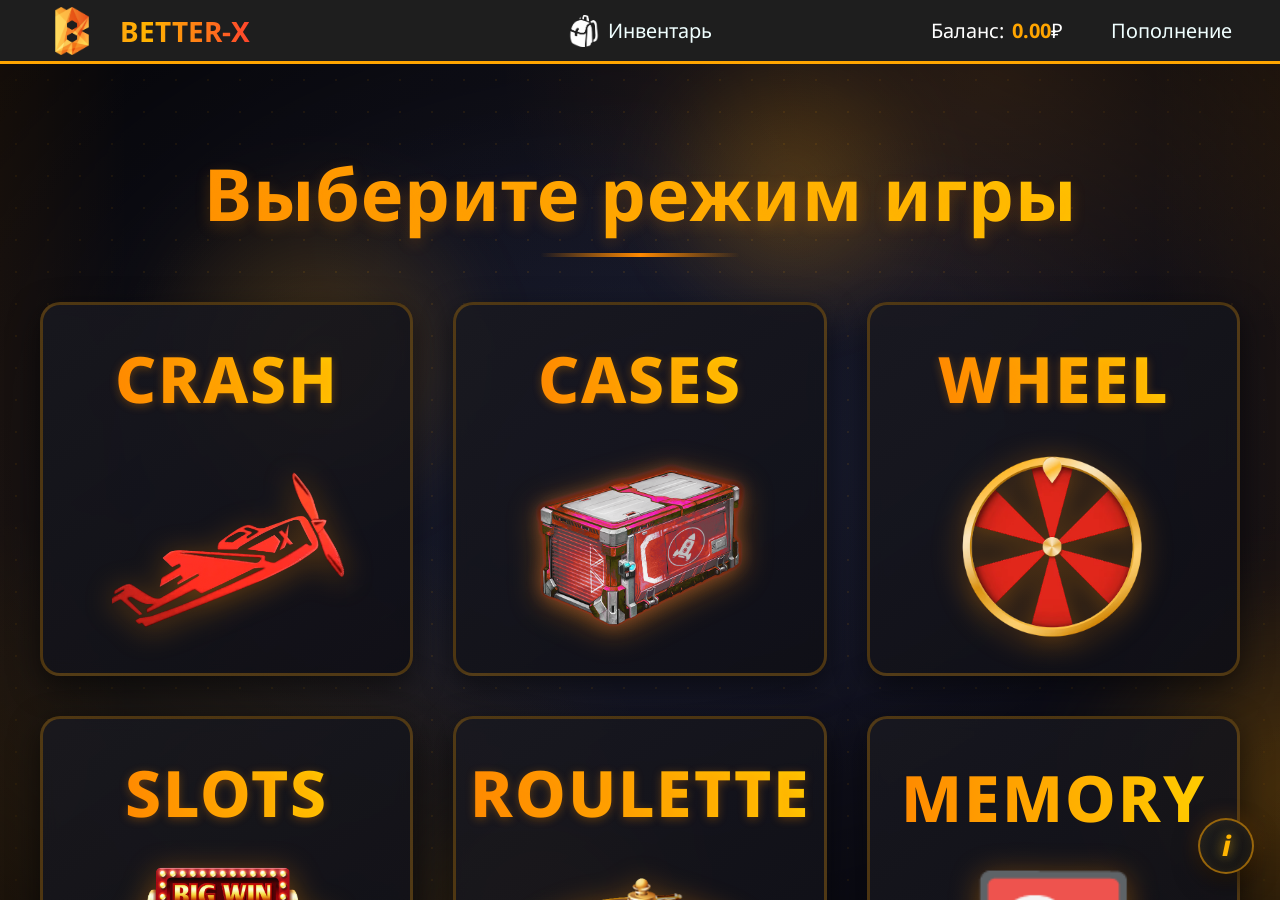
<file: index.html>
<!DOCTYPE html>
<html lang="ru">

<head>
    <meta charset="UTF-8">
    <meta name="viewport" content="width=device-width, initial-scale=1.0">
    <link rel="stylesheet" href="css/main.css">
    <link rel="stylesheet" href="css/chassis.css">
    <link rel="stylesheet" href="css/main-bg.css">
    <title>CHOOSE | BETTER-X</title>
    <link rel="icon" href="img/logo.png">
    <link rel="preconnect" href="https://fonts.googleapis.com">
    <link rel="preconnect" href="https://fonts.gstatic.com" crossorigin>
    <link href="https://fonts.googleapis.com/css2?family=Noto+Sans:ital,wght@0,100..900;1,100..900&display=swap"
        rel="stylesheet">
</head>

<body>
    <header>
        <ul>
            <li id="web-name">
                <a href="index.html"><img src="img/logo.png" alt="logo" id="web-logo">BETTER-X</a>
            </li>
            <li class="nav-center">
                <a href="pages/inventory.html"><img src="img/inventory.png" alt="inventory">Инвентарь</a>
            </li>
            <li id="balance">Баланс: <p id="bal-header">0</p>₽</li>
            <li id="refill"><a href="#" id="depBtn">Пополнение</a></li>
        </ul>
    </header>

    <div id="dep-overlay"
        style="display: none; position: fixed; top: 0; left: 0; width: 100%; height: 100%; background: rgba(0,0,0,0.8); z-index: 999;">
    </div>
    <div id="dep-block"
        style="display: none; position: fixed; top: 50%; left: 50%; transform: translate(-50%, -50%); background: rgb(30, 30, 30); padding: 30px; border-radius: 12px; border: 3px solid orange; z-index: 1000; width: 400px; box-shadow: 0 0 40px rgba(255, 165, 0, 0.3);">
        <h3 style="color: orange; text-align: center; margin-bottom: 20px; font-size: 24px;">Пополнение баланса</h3>
        <input type="number" placeholder="Сумма, руб" id="depAmount" min="10" max="100000">
        <input type="text" placeholder="Номер карты" id="cardNumber" maxlength="19">
        <input type="text" placeholder="CVV-код" id="cardCvv" maxlength="3">
        <input type="text" placeholder="Срок действия (MM/YY)" id="cardExpiry" maxlength="5">
        <div style="display: flex; justify-content: space-between; gap: 10px; margin-top: 20px;">
            <button id="confirmDepBtn"
                style="background: linear-gradient(45deg, #ff7e33, #ffb400); color: black; padding: 10px; border: none; border-radius: 6px; width: 48%; cursor: pointer; font-weight: bold;">Пополнить</button>
            <button id="closeDepBtn"
                style="background: #555; color: white; padding: 10px; border: none; border-radius: 6px; width: 48%; cursor: pointer;">Отмена</button>
        </div>
    </div>

    <a href="pages/info.html" id="info-fab" title="Информация о сайте">
        <span>i</span>
    </a>

    <main>
        <div id="general">
            <h1>Выберите режим игры</h1>
            <div class="mode-selection">
                <a href="pages/crash.html" class="block-choose" id="fp">
                    <div id="block-crash">
                        <p>CRASH</p>
                        <img src="img/crash.png" alt="crash">
                    </div>
                </a>
                <a href="pages/cases.html" class="block-choose">
                    <div id="block-cases">
                        <p>CASES</p>
                        <img src="img/cases0.png" alt="cases">
                    </div>
                </a>
                <a href="pages/wheel.html" class="block-choose">
                    <div id="block-wheel">
                        <p>WHEEL</p>
                        <img src="img/wheel.png" alt="wheel">
                    </div>
                </a>
                <a href="pages/slots.html" class="block-choose">
                    <div id="block-slots">
                        <p>SLOTS</p>
                        <img src="img/slots.png" alt="slots">
                    </div>
                </a>
                <a href="pages/roulette.html" class="block-choose">
                    <div id="block-roulette">
                        <p>ROULETTE</p>
                        <img src="img/roulette.png" alt="roulette">
                    </div>
                </a>
                <a href="pages/memory.html" class="block-choose">
                    <div id="block-memory">
                        <p>MEMORY</p>
                        <span class="block-emoji">🎴</span>
                    </div>
                </a>
                <a href="pages/duels.html" class="block-choose">
                    <div id="block-duels">
                        <p>DUELS</p>
                        <img src="img/duels.png" alt="duels">
                    </div>
                </a>
                <a href="pages/steps.html" class="block-choose">
                    <div id="block-steps">
                        <p>STEPS</p>
                        <img src="img/steps.png" alt="">
                    </div>
                </a>
            </div>
        </div>
    </main>
    <script src="js/deposit.js"></script>
    <script src="js/inventory.js"></script>
    <script src="js/main-bg.js"></script>
</body>

</html>
</file>
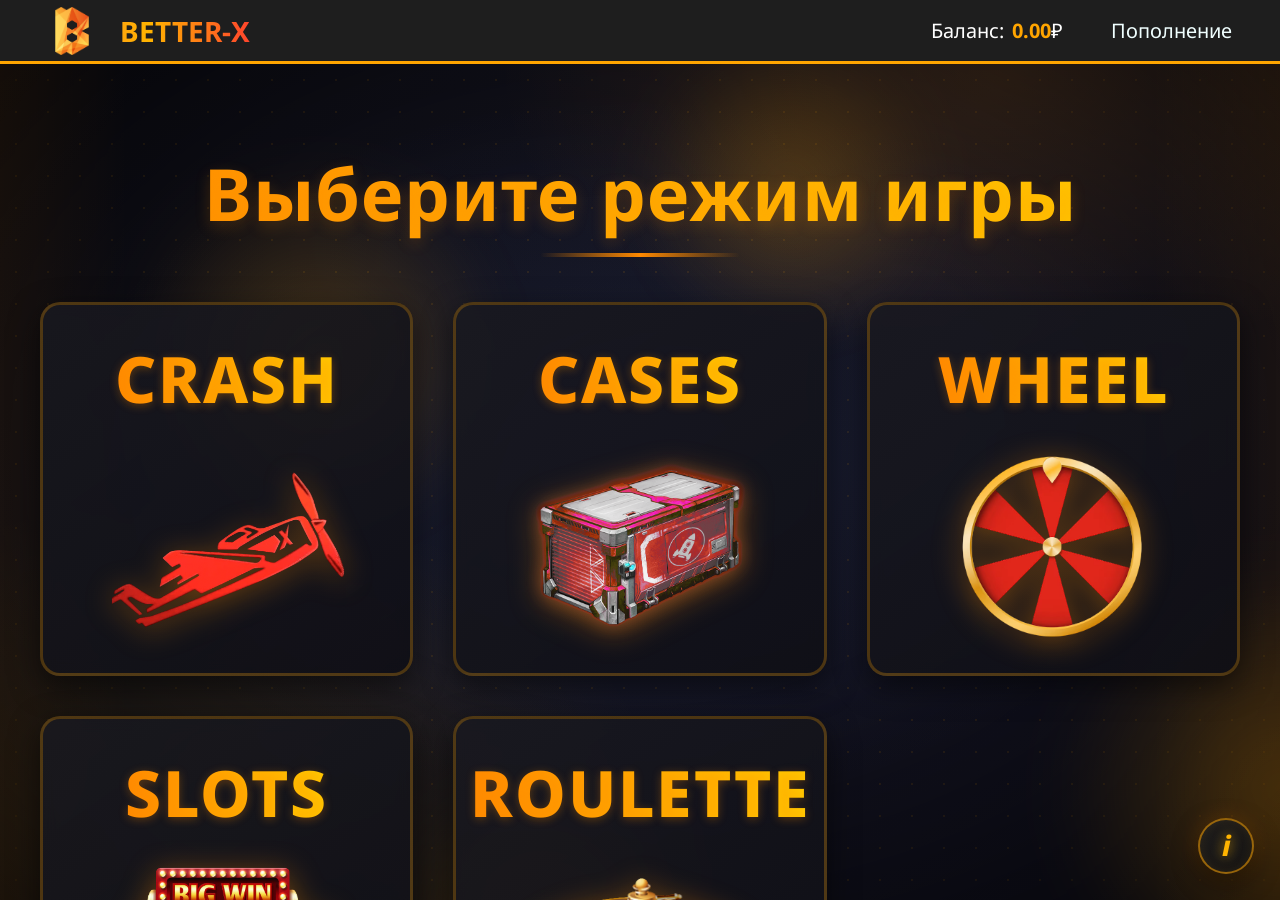
<file: main.html>
<!DOCTYPE html>
<html lang="ru">

<head>
    <meta charset="UTF-8">
    <meta name="viewport" content="width=device-width, initial-scale=1.0">
    <link rel="stylesheet" href="css/main.css">
    <link rel="stylesheet" href="css/chassis.css">
    <link rel="stylesheet" href="css/main-bg.css">
    <title>CHOOSE | BETTER-X</title>
    <link rel="icon" href="img/logo.png">
    <link rel="preconnect" href="https://fonts.googleapis.com">
    <link rel="preconnect" href="https://fonts.gstatic.com" crossorigin>
    <link href="https://fonts.googleapis.com/css2?family=Noto+Sans:ital,wght@0,100..900;1,100..900&display=swap"
        rel="stylesheet">
</head>

<body>
    <header>
        <ul>
            <li id="web-name">
                <a href="main.html"><img src="img/logo.png" alt="logo" id="web-logo">BETTER-X</a>
            </li>
            <li id="balance">Баланс: <p id="bal-header">0</p>₽</li>
            <li id="refill"><a href="#" id="depBtn">Пополнение</a></li>
        </ul>
    </header>

    <!-- Оверлей и модальное окно -->
    <div id="dep-overlay"
        style="display: none; position: fixed; top: 0; left: 0; width: 100%; height: 100%; background: rgba(0,0,0,0.8); z-index: 999;">
    </div>

    <div id="dep-block"
        style="display: none; position: fixed; top: 50%; left: 50%; transform: translate(-50%, -50%); background: rgb(30, 30, 30); padding: 30px; border-radius: 12px; border: 3px solid orange; z-index: 1000; width: 400px; box-shadow: 0 0 40px rgba(255, 165, 0, 0.3);">
        <h3 style="color: orange; text-align: center; margin-bottom: 20px; font-size: 24px;">Пополнение баланса</h3>
        <input type="number" placeholder="Сумма, руб" id="depAmount" min="10" max="100000">
        <input type="text" placeholder="Номер карты" id="cardNumber" maxlength="19">
        <input type="text" placeholder="CVV-код" id="cardCvv" maxlength="3">
        <input type="text" placeholder="Срок действия (MM/YY)" id="cardExpiry" maxlength="5">
        <div style="display: flex; justify-content: space-between; gap: 10px; margin-top: 20px;">
            <button id="confirmDepBtn"
                style="background: linear-gradient(45deg, #ff7e33, #ffb400); color: black; padding: 10px; border: none; border-radius: 6px; width: 48%; cursor: pointer; font-weight: bold;">Пополнить</button>
            <button id="closeDepBtn"
                style="background: #555; color: white; padding: 10px; border: none; border-radius: 6px; width: 48%; cursor: pointer;">Отмена</button>
        </div>
    </div>

    <a href="pages/info.html" id="info-fab" title="Информация о сайте">
        <span>i</span>
    </a>

    <main>
        <div id="general">
            <h1>Выберите режим игры</h1>
            <div class="mode-selection">
                <a href="pages/crash.html" class="block-choose" id="fp">
                    <div id="block-crash">
                        <p>CRASH</p>
                        <img src="img/crash.png" alt="crash">
                    </div>
                </a>
                <a href="pages/cases.html" class="block-choose">
                    <div id="block-cases">
                        <p>CASES</p>
                        <img src="img/cases0.png" alt="cases">
                    </div>
                </a>
                <a href="pages/wheel.html" class="block-choose">
                    <div id="block-wheel">
                        <p>WHEEL</p>
                        <img src="img/wheel.png" alt="wheel">
                    </div>
                </a>
                <a href="pages/slots.html" class="block-choose">
                    <div id="block-slots">
                        <p>SLOTS</p>
                        <img src="img/slots.png" alt="slots">
                    </div>
                </a>
                <a href="pages/roulette.html" class="block-choose">
                    <div id="block-roulette">
                        <p>ROULETTE</p>
                        <img src="img/roulette.png" alt="roulette">
                    </div>
                </a>
            </div>
        </div>
    </main>
    <script src="js/deposit.js"></script>
    <script src="js/main-bg.js"></script>
</body>

</html>
</file>
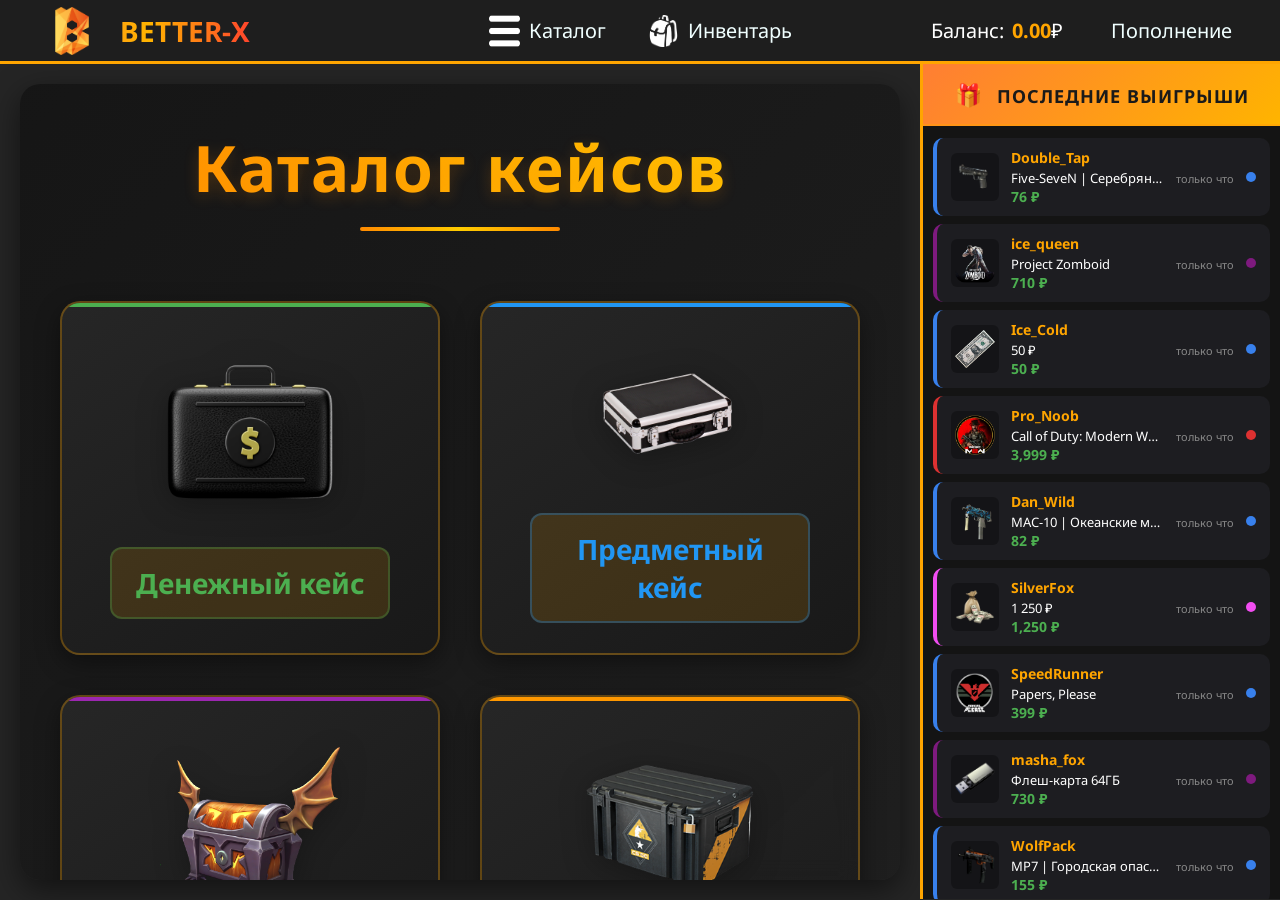
<file: pages/cases.html>
<!DOCTYPE html>
<html lang="ru">

<head>
    <meta charset="UTF-8">
    <meta name="viewport" content="width=device-width, initial-scale=1.0">
    <link rel="stylesheet" href="../css/cases.css">
    <link rel="stylesheet" href="../css/chassis.css">
    <link rel="stylesheet" href="../css/cases-catalog.css">
    <title>CASES | BETTER-X</title>
    <link rel="icon" href="../img/logo.png">
    <link rel="preconnect" href="https://fonts.googleapis.com">
    <link rel="preconnect" href="https://fonts.gstatic.com" crossorigin>
    <link href="https://fonts.googleapis.com/css2?family=Noto+Sans:ital,wght@0,100..900;1,100..900&display=swap" rel="stylesheet">
</head>

<body>
    <header>
        <ul>
            <li id="web-name">
                <a href="../index.html"><img src="../img/logo.png" alt="logo" id="web-logo">BETTER-X</a>
            </li>
            <!-- Центральная навигация: Каталог и Инвентарь -->
            <li class="nav-center">
                <a href="#" id="catalog"><img src="../img/catalog.png" alt="catalog">Каталог</a>
                <a href="inventory.html" id="inventory"><img src="../img/inventory.png" alt="inventory">Инвентарь</a>
            </li>
            <li id="balance">Баланс: <span id="bal-header">0.00</span> ₽</li>
            <li id="refill"><a href="#" id="depBtn">Пополнение</a></li>
        </ul>
    </header>

    <main>
        <div id="dep-overlay" style="display: none; position: fixed; top: 0; left: 0; width: 100%; height: 100%; background: rgba(0,0,0,0.8); z-index: 999;"></div>
        <div id="dep-block" style="display: none; position: fixed; top: 50%; left: 50%; transform: translate(-50%, -50%); background: rgb(30, 30, 30); padding: 30px; border-radius: 12px; border: 3px solid orange; z-index: 1000; width: 400px; box-shadow: 0 0 40px rgba(255, 165, 0, 0.3);">
            <h3 style="color: orange; text-align: center; margin-bottom: 20px; font-size: 24px;">Пополнение баланса</h3>
            <input type="number" placeholder="Сумма, руб" id="depAmount" min="10" max="100000">
            <input type="text" placeholder="Номер карты" id="cardNumber" maxlength="19">
            <input type="text" placeholder="CVV-код" id="cardCvv" maxlength="3">
            <input type="text" placeholder="Срок действия (MM/YY)" id="cardExpiry" maxlength="5">
            <div style="display: flex; justify-content: space-between; gap: 10px; margin-top: 20px;">
                <button id="confirmDepBtn" style="background: linear-gradient(45deg, #ff7e33, #ffb400); color: black; padding: 10px; border: none; border-radius: 6px; width: 48%; cursor: pointer; font-weight: bold;">Пополнить</button>
                <button id="closeDepBtn" style="background: #555; color: white; padding: 10px; border: none; border-radius: 6px; width: 48%; cursor: pointer;">Отмена</button>
            </div>
        </div>

        <!-- Блок каталога -->
        <div id="m-catalog" style="display: none;">
            <h1>Каталог кейсов</h1>
            <div id="case-choose">
                <a href="#" class="block-choose">
                    <div id="block-money">
                        <img src="../img/case-money.png" alt="Денежный кейс">
                        <p>Денежный кейс</p>
                    </div>
                </a>
                <a href="#" class="block-choose">
                    <div id="block-items">
                        <img src="../img/case-items.png" alt="Кейс с вещами">
                        <p>Предметный кейс</p>
                    </div>
                </a>
                <a href="#" class="block-choose">
                    <div id="block-games">
                        <img src="../img/case-games.png" alt="Кейс с играми">
                        <p>Игровой кейс</p>
                    </div>
                </a>
                <a href="#" class="block-choose">
                    <div id="block-cs2">
                        <img src="../img/case-cs2.png" alt="Кейс CS2">
                        <p>Кейс CS2</p>
                    </div>
                </a>
            </div>
        </div>

        <!-- Блок Денежного кейса -->
        <div id="case-money" class="case-base" style="display: none;">
            <h1>Денежный кейс</h1>
            <div class="case-open" style="display: none;"></div>
            <div class="case-open-btn"><button>Открыть: 500 ₽</button></div>
            <h2>Содержимое кейса</h2>
            <div class="case-content"></div>
        </div>

        <!-- Блок Предметного кейса -->
        <div id="case-items" class="case-base" style="display: none;">
            <h1>Предметный кейс</h1>
            <div class="case-open" style="display: none;"></div>
            <div class="case-open-btn"><button>Открыть: 1599 ₽</button></div>
            <h2>Содержимое кейса</h2>
            <div class="case-content"></div>
        </div>

        <!-- Блок Игрового кейса -->
        <div id="case-games" class="case-base" style="display: none;">
            <h1>Игровой кейс</h1>
            <div class="case-open" style="display: none;"></div>
            <div class="case-open-btn"><button>Открыть: 749 ₽</button></div>
            <h2>Содержимое кейса</h2>
            <div class="case-content"></div>
        </div>

        <!-- Блок CS2 кейса -->
        <div id="case-cs2" class="case-base" style="display: none;">
            <h1>Кейс COUNTER STRIKE 2</h1>
            <div class="case-open" style="display: none;"></div>
            <div class="case-open-btn"><button>Открыть: 200 ₽</button></div>
            <h2>Содержимое кейса</h2>
            <div class="case-content"></div>
        </div>
    </main>

    <script src="../js/cases/visual-cases.js"></script>
    <script src="../js/deposit.js"></script>
    <script src="../js/cases/case-money-data.js"></script>
    <script src="../js/cases/case-money.js"></script>
    <script src="../js/cases/case-items-data.js"></script>
    <script src="../js/cases/case-items.js"></script>
    <script src="../js/cases/cs2-skins-data.js"></script>
    <script src="../js/cases/case-cs2.js"></script>
    <script src="../js/cases/case-games-data.js"></script>
    <script src="../js/cases/case-games.js"></script>
    <script src="../js/inventory.js"></script>
    <script src="../js/cases/multiplayer-cases.js"></script>
</body>

</html>
</file>
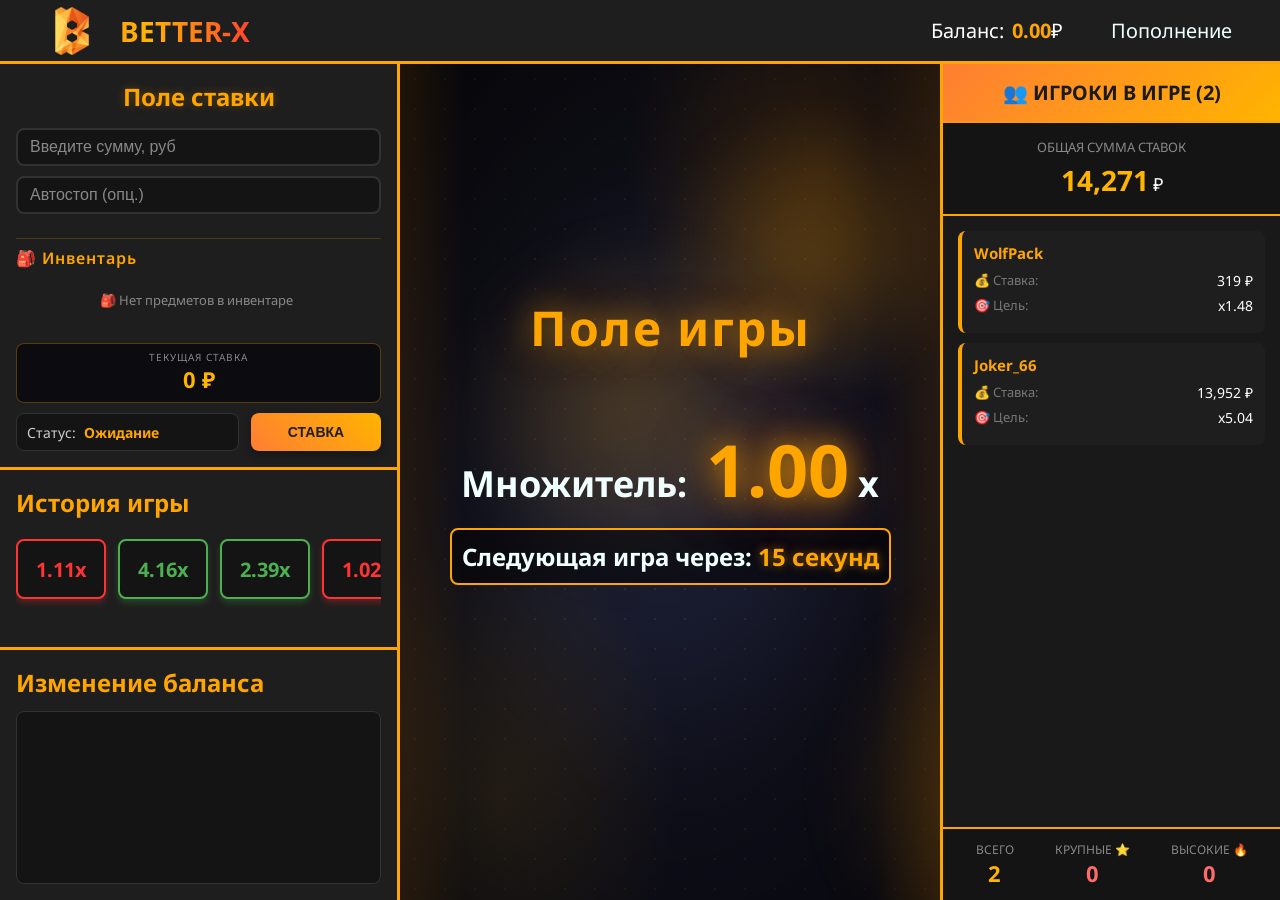
<file: pages/crash.html>
<!DOCTYPE html>
<html lang="ru">

<head>
    <meta charset="UTF-8">
    <meta name="viewport" content="width=device-width, initial-scale=1.0">
    <link rel="stylesheet" href="../css/crash.css">
    <link rel="stylesheet" href="../css/chassis.css">
    <link rel="stylesheet" href="../css/crash-bg.css">
    <title>CRASH | BETTER-X</title>
    <link rel="icon" href="../img/logo.png">
    <link rel="preconnect" href="https://fonts.googleapis.com">
    <link rel="preconnect" href="https://fonts.gstatic.com" crossorigin>
    <link href="https://fonts.googleapis.com/css2?family=Noto+Sans:ital,wght@0,100..900;1,100..900&display=swap"
        rel="stylesheet">
</head>

<body>
    <header>
        <ul>
            <li id="web-name">
                <a href="../index.html"><img src="../img/logo.png" alt="logo" id="web-logo">BETTER-X</a>
            </li>
            <li id="balance">Баланс: <span id="bal-header">0.00</span> ₽</li>
            <li id="refill"><a href="#" id="depBtn">Пополнение</a></li>
        </ul>
    </header>

    <!-- Оверлей и модальное окно -->
    <div id="dep-overlay"
        style="display: none; position: fixed; top: 0; left: 0; width: 100%; height: 100%; background: rgba(0,0,0,0.8); z-index: 999;">
    </div>

    <div id="dep-block"
        style="display: none; position: fixed; top: 50%; left: 50%; transform: translate(-50%, -50%); background: rgb(30, 30, 30); padding: 30px; border-radius: 12px; border: 3px solid orange; z-index: 1000; width: 400px; box-shadow: 0 0 40px rgba(255, 165, 0, 0.3);">
        <h3 style="color: orange; text-align: center; margin-bottom: 20px; font-size: 24px;">Пополнение баланса</h3>
        <input type="number" placeholder="Сумма, руб" id="depAmount" min="10" max="100000">
        <input type="text" placeholder="Номер карты" id="cardNumber" maxlength="19">
        <input type="text" placeholder="CVV-код" id="cardCvv" maxlength="3">
        <input type="text" placeholder="Срок действия (MM/YY)" id="cardExpiry" maxlength="5">
        <div style="display: flex; justify-content: space-between; gap: 10px; margin-top: 20px;">
            <button id="confirmDepBtn"
                style="background: linear-gradient(45deg, #ff7e33, #ffb400); color: black; padding: 10px; border: none; border-radius: 6px; width: 48%; cursor: pointer; font-weight: bold;">Пополнить</button>
            <button id="closeDepBtn"
                style="background: #555; color: white; padding: 10px; border: none; border-radius: 6px; width: 48%; cursor: pointer;">Отмена</button>
        </div>
    </div>

    <main>
        <div id="bet">
            <div id="bet-place">
                <h2 id="bet-h">Поле ставки</h2>
                <div class="inputs-container">
                    <input type="number" placeholder="Введите сумму, руб" min="10" id="betAmount">
                    <input type="number" placeholder="Введите икс (авто-стоп, 1.5)" min="1.00" step="0.01"
                        id="betMultiplier">
                </div>

                <!-- Блок инвентаря -->
                <div class="inventory-section">
                    <h4>🎒 Инвентарь</h4>
                    <div id="inventory-list" class="inventory-list"></div>
                </div>

                <!-- Текущая ставка -->
                <div class="current-bet-display">
                    <div class="label">ТЕКУЩАЯ СТАВКА</div>
                    <div class="amount" id="current-bet-amount">0 ₽</div>
                    <div class="item-name" id="current-bet-item"></div>
                </div>

                <div class="bottom-row">
                    <div id="divstatus">Статус: <span id="status">Ожидание</span></div>
                    <button id="startBtn">ПОДТВЕРДИТЬ СТАВКУ</button>
                </div>
            </div>

            <div id="history-game">
                <h2>История игры</h2>
                <div id="slots-container">
                    <div id="slots"></div>
                </div>
            </div>
            <div id="history-bal">
                <h2>Изменение баланса</h2>
                <div id="hb"></div>
            </div>
        </div>

        <div id="game">
            <h2 id="game-bc">Поле игры</h2>
            <h3 id="x-block">Множитель: <span id="x">1.00</span> x</h3>
        </div>
    </main>

    <script src="../js/deposit.js"></script>
    <script src="../js/inventory.js"></script>
    <script src="../js/crash.js"></script>
    <script src="../js/multiplayer.js"></script>
    <script src="../js/crash-bg.js"></script>
</body>

</html>
</file>
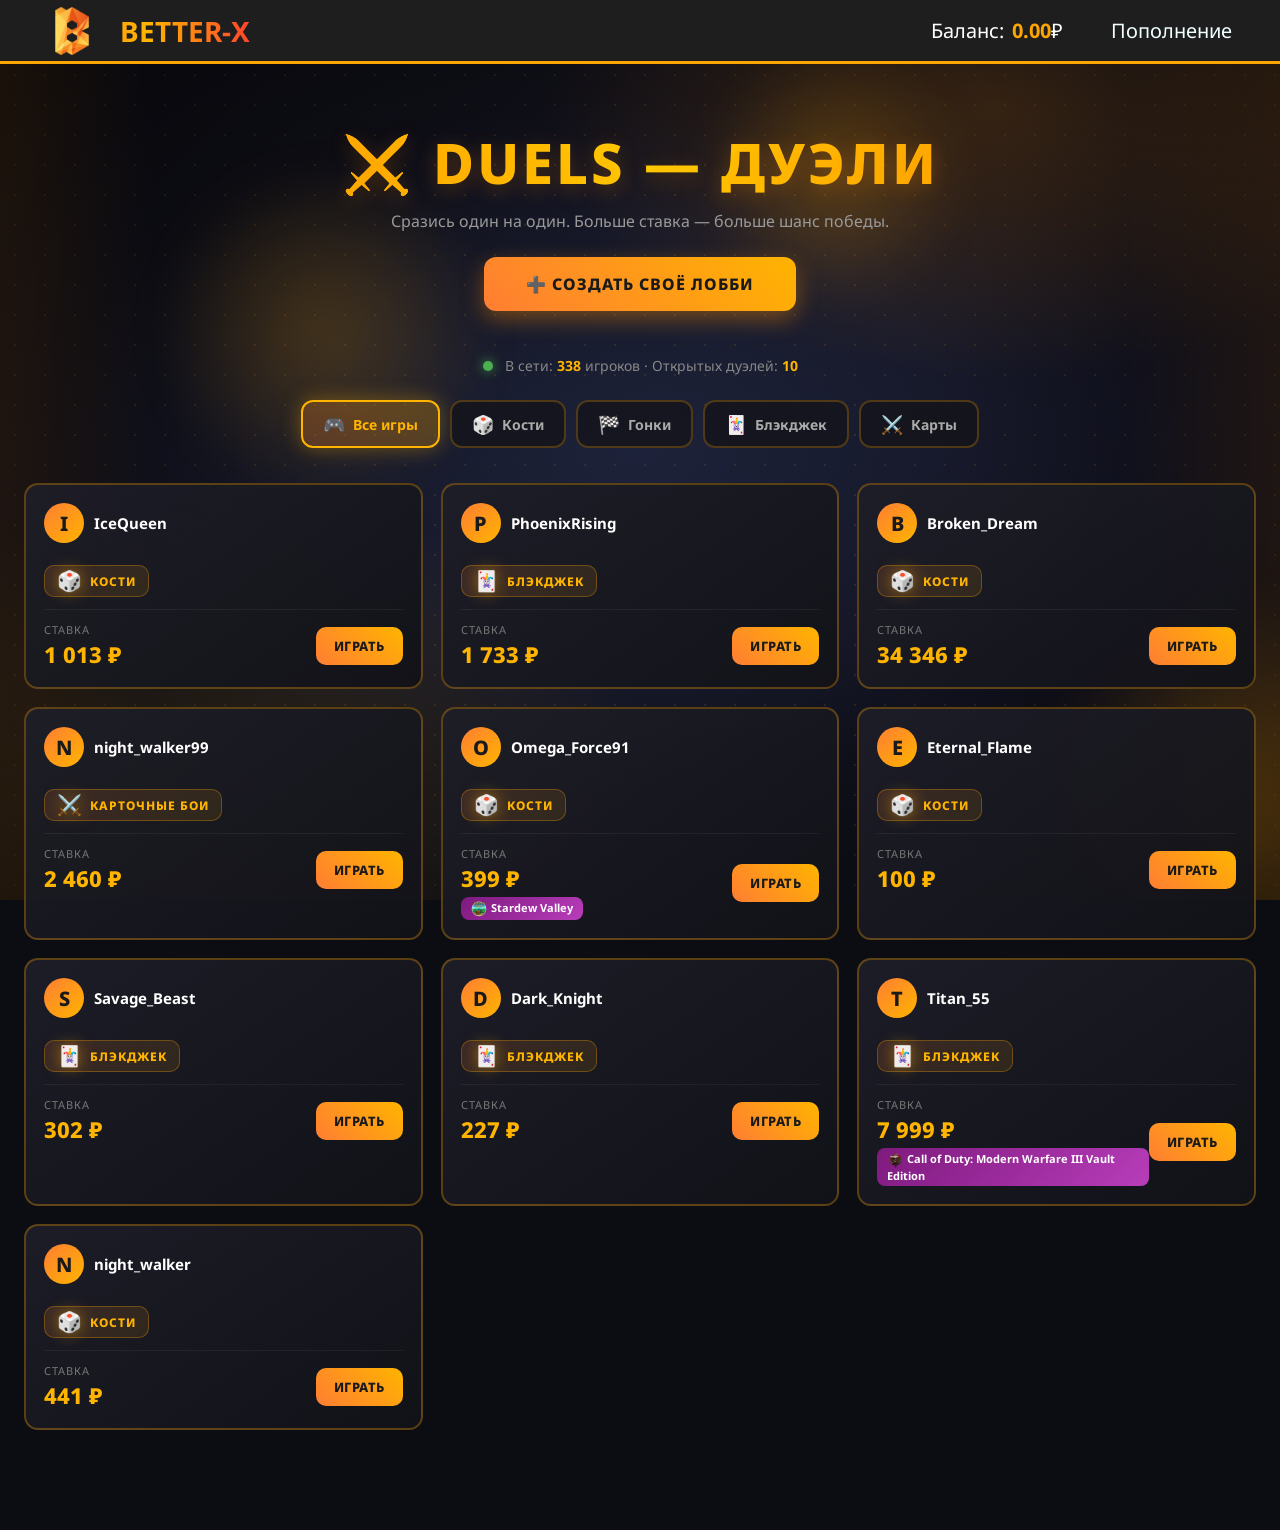
<file: pages/duels.html>
<!DOCTYPE html>
<html lang="ru">

<head>
    <meta charset="UTF-8">
    <meta name="viewport" content="width=device-width, initial-scale=1.0, user-scalable=no">
    <link rel="stylesheet" href="../css/chassis.css">
    <link rel="stylesheet" href="../css/duels-bg.css">
    
    <!-- Основной каркас и стили каждой игры -->
    <link rel="stylesheet" href="../css/duels.css">
    <link rel="stylesheet" href="../css/duels-dice.css">
    <link rel="stylesheet" href="../css/duels-race.css">
    <link rel="stylesheet" href="../css/duels-blackjack.css">
    <link rel="stylesheet" href="../css/duels-cardbattle.css">
    
    <title>DUELS | BETTER-X</title>
    <link rel="icon" href="../img/logo.png">
    <link rel="preconnect" href="https://fonts.googleapis.com">
    <link rel="preconnect" href="https://fonts.gstatic.com" crossorigin>
    <link href="https://fonts.googleapis.com/css2?family=Noto+Sans:ital,wght@0,100..900;1,100..900&display=swap"
        rel="stylesheet">
</head>

<body>
    <header>
        <ul>
            <li id="web-name">
                <a href="../index.html"><img src="../img/logo.png" alt="logo" id="web-logo">BETTER-X</a>
            </li>
            <li id="balance">Баланс: <span id="bal-header">0.00</span> ₽</li>
            <li id="refill"><a href="#" id="depBtn">Пополнение</a></li>
        </ul>
    </header>

    <div id="dep-overlay"
        style="display: none; position: fixed; top: 0; left: 0; width: 100%; height: 100%; background: rgba(0,0,0,0.8); z-index: 999;">
    </div>
    <div id="dep-block"
        style="display: none; position: fixed; top: 50%; left: 50%; transform: translate(-50%, -50%); background: rgb(30, 30, 30); padding: 30px; border-radius: 12px; border: 3px solid orange; z-index: 1000; width: 400px; box-shadow: 0 0 40px rgba(255, 165, 0, 0.3);">
        <h3 style="color: orange; text-align: center; margin-bottom: 20px; font-size: 24px;">Пополнение баланса</h3>
        <input type="number" placeholder="Сумма, руб" id="depAmount" min="10" max="100000">
        <input type="text" placeholder="Номер карты" id="cardNumber" maxlength="19">
        <input type="text" placeholder="CVV-код" id="cardCvv" maxlength="3">
        <input type="text" placeholder="Срок действия (MM/YY)" id="cardExpiry" maxlength="5">
        <div style="display: flex; justify-content: space-between; gap: 10px; margin-top: 20px;">
            <button id="confirmDepBtn"
                style="background: linear-gradient(45deg, #ff7e33, #ffb400); color: black; padding: 10px; border: none; border-radius: 6px; width: 48%; cursor: pointer; font-weight: bold;">Пополнить</button>
            <button id="closeDepBtn"
                style="background: #555; color: white; padding: 10px; border: none; border-radius: 6px; width: 48%; cursor: pointer;">Отмена</button>
        </div>
    </div>

    <main class="duels-main duels-game-area">

        <!-- ============ LOBBY VIEW ============ -->
        <section id="lobby-view" class="duels-view">
            <div class="lobby-top">
                <h1>⚔️ DUELS — ДУЭЛИ</h1>
                <p class="lobby-subtitle">Сразись один на один. Больше ставка — больше шанс победы.</p>
                <button id="create-lobby-btn" class="create-lobby-btn">➕ СОЗДАТЬ СВОЁ ЛОББИ</button>
            </div>

            <div class="lobby-status">
                <span class="dot-pulse"></span>
                <span>В сети: <b id="online-count">0</b> игроков · Открытых дуэлей: <b id="lobbies-count">0</b></span>
            </div>

            <div class="game-filter" id="game-filter">
                <button class="game-filter-btn active" data-game="all">
                    <span class="game-filter-icon">🎮</span>
                    <span>Все игры</span>
                </button>
                <button class="game-filter-btn" data-game="dice">
                    <span class="game-filter-icon">🎲</span>
                    <span>Кости</span>
                </button>
                <button class="game-filter-btn" data-game="race">
                    <span class="game-filter-icon">🏁</span>
                    <span>Гонки</span>
                </button>
                <button class="game-filter-btn" data-game="blackjack">
                    <span class="game-filter-icon">🃏</span>
                    <span>Блэкджек</span>
                </button>
                <button class="game-filter-btn" data-game="cardbattle">
                    <span class="game-filter-icon">⚔️</span>
                    <span>Карты</span>
                </button>
            </div>

            <div id="lobbies-list" class="lobbies-list">
                <div class="lobbies-empty">Загрузка лобби...</div>
            </div>
        </section>

        <!-- ============ GAME VIEW ============ -->
        <section id="game-view" class="duels-view" style="display: none;">
            <button id="leave-btn" class="leave-btn">← Выйти из дуэли</button>

            <div class="duel-header">
                <div class="duel-title" id="duel-title">ДУЭЛЬ · КОСТИ</div>
                <div class="duel-status" id="duel-status">Готовы?</div>
            </div>

            <!-- АРЕНА КОСТЕЙ -->
            <div class="dice-arena" id="dice-arena">
                <div class="dice-side dice-side-you">
                    <div class="player-tag you-tag">ВЫ</div>
                    <div class="player-name-big" id="you-name">Вы</div>
                    <div class="dice-wrap">
                        <div class="dice" id="you-dice"></div>
                    </div>
                    <div class="bet-tag" id="you-bet-display">0 ₽</div>
                    <div class="chance-tag" id="you-chance">50.0%</div>
                </div>
                <div class="vs-block"><div class="vs-text">VS</div></div>
                <div class="dice-side dice-side-opp">
                    <div class="player-tag opp-tag">СОПЕРНИК</div>
                    <div class="player-name-big" id="opp-name">—</div>
                    <div class="dice-wrap">
                        <div class="dice" id="opp-dice"></div>
                    </div>
                    <div class="bet-tag" id="opp-bet-display">0 ₽</div>
                    <div class="chance-tag" id="opp-chance">50.0%</div>
                </div>
            </div>

            <!-- АРЕНА ГОНОК -->
            <div class="race-arena" id="race-arena" style="display: none;">
                <div class="race-players-info">
                    <div class="race-player race-player-you">
                        <div class="race-player-avatar">ВЫ</div>
                        <div class="race-player-name" id="race-you-name">Вы</div>
                        <div class="race-player-bet" id="race-you-bet">0 ₽</div>
                        <div class="race-player-chance" id="race-you-chance">Победа: 50.0%</div>
                    </div>
                    <div class="race-vs">VS</div>
                    <div class="race-player race-player-opp">
                        <div class="race-player-avatar">?</div>
                        <div class="race-player-name" id="race-opp-name">—</div>
                        <div class="race-player-bet" id="race-opp-bet">0 ₽</div>
                        <div class="race-player-chance" id="race-opp-chance">Победа: 50.0%</div>
                    </div>
                </div>
                <div class="race-track" id="race-track">
                    <div class="race-lane race-lane-you">
                        <div class="race-finish-line"></div>
                        <div class="race-runner race-runner-you" id="race-you-runner">🐎</div>
                    </div>
                    <div class="race-lane race-lane-opp">
                        <div class="race-finish-line"></div>
                        <div class="race-runner race-runner-opp" id="race-opp-runner">🐎</div>
                    </div>
                </div>
            </div>

            <!-- АРЕНА БЛЭКДЖЕКА -->
            <div class="blackjack-arena" id="blackjack-arena" style="display: none;">
                <div class="bj-row bj-row-opp">
                    <div class="bj-info">
                        <span class="bj-tag opp-tag">СОПЕРНИК</span>
                        <span class="bj-name" id="bj-opp-name">—</span>
                        <span class="bj-bet" id="bj-opp-bet">0 ₽</span>
                    </div>
                    <div class="bj-cards-row" id="bj-opp-cards"></div>
                    <div class="bj-score" id="bj-opp-score">0</div>
                </div>
                <div class="bj-vs-divider"><span>VS</span></div>
                <div class="bj-row bj-row-you">
                    <div class="bj-info">
                        <span class="bj-tag you-tag">ВЫ</span>
                        <span class="bj-name" id="bj-you-name">Вы</span>
                        <span class="bj-bet" id="bj-you-bet">0 ₽</span>
                    </div>
                    <div class="bj-cards-row" id="bj-you-cards"></div>
                    <div class="bj-score" id="bj-you-score">0</div>
                </div>
                <div class="bj-actions" id="bj-actions" style="display: none;">
                    <button id="bj-hit-btn" class="bj-action-btn bj-hit">+ ЕЩЁ КАРТУ</button>
                    <button id="bj-stand-btn" class="bj-action-btn bj-stand">✋ ХВАТИТ</button>
                </div>
            </div>

            <!-- АРЕНА КАРТОЧНЫХ БОЁВ -->
            <div class="cardbattle-arena" id="cardbattle-arena" style="display: none;">
                <div class="cb-main">
                    <div class="cb-side cb-opp">
                        <div class="cb-avatar-row">
                            <span class="cb-name" id="cb-opp-name">—</span>
                            <span class="cb-hp-text" id="cb-opp-hp-text">100 / 100</span>
                        </div>
                        <div class="cb-hp-bar"><div class="cb-hp-fill" id="cb-opp-hp-fill"></div></div>
                        <div class="cb-hand-info">
                            <span>🃏 Рука:</span>
                            <b id="cb-opp-hand-count">3 / 10</b>
                        </div>
                        <div class="cb-hand cb-hand-opp" id="cb-opp-hand"></div>
                    </div>

                    <div class="cb-center">
                        <div class="cb-turn-row">
                            <div class="cb-turn-indicator" id="cb-turn-indicator">Ожидание...</div>
                            <div class="cb-turn-timer" id="cb-turn-timer" style="display:none;">30</div>
                            <button id="cb-help-btn" class="cb-help-btn" title="Как играть">?</button>
                        </div>
                        <div class="cb-actions-row" id="cb-player-actions" style="display:none;">
                            <button id="cb-draw-btn" class="cb-action-btn">🃏 Взять 2 карты</button>
                            <button id="cb-pass-btn" class="cb-action-btn">⏭️ Завершить ход</button>
                        </div>
                    </div>

                    <div class="cb-side cb-you">
                        <div class="cb-hand-info">
                            <span>🃏 Рука:</span>
                            <b id="cb-you-hand-count">3 / 10</b>
                        </div>
                        <div class="cb-hand cb-hand-you" id="cb-you-hand"></div>
                        <div class="cb-hp-bar"><div class="cb-hp-fill" id="cb-you-hp-fill"></div></div>
                        <div class="cb-avatar-row">
                            <span class="cb-name">Вы</span>
                            <span class="cb-hp-text" id="cb-you-hp-text">100 / 100</span>
                        </div>
                    </div>
                </div>

                <div class="cb-log-panel">
                    <div class="cb-log-header">📜 Лог боя</div>
                    <div class="cb-log-scroll" id="cb-log">
                        <div class="cb-log-empty">Бой начнётся, как только нажмёте «Начать»</div>
                    </div>
                </div>
            </div>

            <div class="bank-info">
                <div class="bank-label">БАНК ДУЭЛИ</div>
                <div class="bank-value" id="bank-value">0 ₽</div>
            </div>

            <div class="duel-message" id="duel-message"></div>

            <div class="duel-actions">
                <button id="roll-btn" class="roll-btn">🎲 БРОСИТЬ КУБИКИ</button>
            </div>
        </section>

        <!-- ============ CREATE LOBBY MODAL ============ -->
        <div id="create-modal" class="modal-overlay" style="display: none;">
            <div class="modal-content">
                <h2>Создать лобби</h2>
                <p class="modal-hint">Соперник найдётся автоматически в течение нескольких секунд.</p>
                <label class="modal-label">Игра:</label>
                <div class="modal-game-pick" id="create-game-pick">
                    <div class="modal-game-pick-item active" data-game="dice">
                        <span class="modal-game-icon">🎲</span><span>Кости</span>
                    </div>
                    <div class="modal-game-pick-item" data-game="race">
                        <span class="modal-game-icon">🏁</span><span>Гонки</span>
                    </div>
                    <div class="modal-game-pick-item" data-game="blackjack">
                        <span class="modal-game-icon">🃏</span><span>Блэкджек</span>
                    </div>
                    <div class="modal-game-pick-item" data-game="cardbattle">
                        <span class="modal-game-icon">⚔️</span><span>Карты</span>
                    </div>
                </div>
                <label class="modal-label">Ставка (₽):</label>
                <input type="number" id="create-bet-input" placeholder="Например, 1000" min="10" step="10">
                <label class="modal-label">…или выберите предмет из инвентаря:</label>
                <div id="create-inventory-list" class="modal-inventory-list">
                    <div class="inventory-empty">🎒 Нет предметов в инвентаре</div>
                </div>
                <div class="modal-buttons">
                    <button id="confirm-create-btn" class="btn-confirm">СОЗДАТЬ</button>
                    <button id="cancel-create-btn" class="btn-cancel">ОТМЕНА</button>
                </div>
            </div>
        </div>

        <!-- ============ JOIN LOBBY MODAL ============ -->
        <div id="join-modal" class="modal-overlay" style="display: none;">
            <div class="modal-content">
                <h2>Принять дуэль</h2>
                <div class="join-opp-info">
                    <div class="join-opp-game">
                        <span class="join-opp-game-icon" id="join-opp-game-icon">🎲</span>
                        <span class="join-opp-game-name" id="join-opp-game-name">Кости</span>
                    </div>
                    <div class="join-opp-name">Соперник: <b id="join-opp-name">—</b></div>
                    <div class="join-opp-bet">Ставка соперника: <b id="join-opp-bet">0 ₽</b></div>
                </div>
                <label class="modal-label">Ваша ставка (₽):</label>
                <input type="number" id="join-bet-input" min="10" step="10">
                <div class="join-range-hint" id="join-range-hint">Допустимый диапазон: — ₽</div>
                <div class="bet-adjust-row">
                    <button class="bet-adjust-btn" data-factor="0.8">−20%</button>
                    <button class="bet-adjust-btn" data-factor="1">= Равно</button>
                    <button class="bet-adjust-btn" data-factor="1.25">+20%</button>
                </div>
                <div class="join-chance-preview">
                    <span>Ваш шанс победы:</span>
                    <b id="join-chance-preview">50.0%</b>
                </div>
                <label class="modal-label">…или выберите предмет:</label>
                <div id="join-inventory-list" class="modal-inventory-list">
                    <div class="inventory-empty">🎒 Нет предметов в инвентаре</div>
                </div>
                <div class="modal-buttons">
                    <button id="confirm-join-btn" class="btn-confirm" disabled>ПРИНЯТЬ</button>
                    <button id="cancel-join-btn" class="btn-cancel">ОТМЕНА</button>
                </div>
            </div>
        </div>

        <!-- ============ WAITING MODAL ============ -->
        <div id="waiting-modal" class="modal-overlay" style="display: none;">
            <div class="modal-content modal-waiting">
                <div class="spinner"></div>
                <h2>Ожидание соперника</h2>
                <p class="waiting-info">Игра: <b id="waiting-game">🎲 Кости</b></p>
                <p class="waiting-info">Ставка: <b id="waiting-bet">0 ₽</b></p>
                <p class="waiting-hint">Кто-то из сети сейчас зайдёт в ваше лобби...</p>
                <button id="cancel-waiting-btn" class="btn-cancel">ОТМЕНИТЬ</button>
            </div>
        </div>

        <!-- ============ МОДАЛКА "КАК ИГРАТЬ" ============ -->
        <div id="cb-help-modal" class="modal-overlay" style="display: none;">
            <div class="modal-content">
                <h2>🃏 Как играть</h2>
                <div class="cb-help-body">
                    <p>Цель — снизить HP соперника до 0. У каждого 100 HP.</p>

                    <h3>Типы карт</h3>
                    <ul>
                        <li><b>⚔️ Действия</b> (красная кайма) — атаки, яды, комбо. <b>Завершают ход.</b></li>
                        <li><b>🛡️ Баффы</b> (зелёная кайма) — щиты, лечение, усиления. <b>Ход не завершают.</b></li>
                    </ul>

                    <h3>Правила хода</h3>
                    <ul>
                        <li>Можно сыграть <b>до 2 баффов</b> за ход.</li>
                        <li>Если сыграл <b>хотя бы 1 бафф</b> — нельзя атаковать или брать карты.</li>
                        <li>Можно <b>взять 2 карты</b> вместо действия (тоже завершает ход).</li>
                        <li>У тебя <b>30 секунд</b> на ход. Не успел — ход переходит.</li>
                    </ul>

                    <h3>Ключевые механики</h3>
                    <ul>
                        <li>🧪 <b>Яд</b> — 5 урона (по щиту 50%, по HP 100%).</li>
                        <li>🔥 <b>Горение</b> — 3 урона, растёт каждый ход. При продлении урон не сбрасывается.</li>
                        <li>🩸 <b>Кровотечение</b> — 3 урона (игнорирует щиты).</li>
                        <li>🎯 <b>Уязвимость</b> — +50% урона (3 хода).</li>
                        <li>🧱 <b>Броня</b> — снижает входящий урон по HP на 50% (3 хода).</li>
                        <li>🥀 <b>Слабость</b> — враг наносит на 50% меньше урона (3 хода).</li>
                        <li>❄️ <b>Заморозка</b> — цель пропускает 2 хода.</li>
                    </ul>

                    <h3>Особые карты</h3>
                    <ul>
                        <li>👁️ <b>Прозрение</b> — раскрывает руку соперника на 3 хода.</li>
                        <li>👁️‍🗨️ <b>Чтение мыслей</b> — раскрывает текущие карты навсегда.</li>
                        <li>☠️ <b>Заражение</b> — 4 урона (12 урона, если на враге есть яд/кровь/огонь).</li>
                        <li>🦹 <b>Кража</b> — крадет 1 случайную карту врага.</li>
                        <li>💖 <b>Регенерация</b> — лечит 5 HP в течение 3 ходов.</li>
                        <li>🌫️ <b>Слепота</b> — заставляет врага промахнуться (1 атака).</li>
                        <li>📜 <b>Проклятая книга</b> — берет 3 карты, но отнимает 5 HP.</li>
                    </ul>

                    <h3>Новые карты</h3>
                    <ul>
                        <li>🌪️🔥 <b>Огненный вихрь</b> — 8 урона, вешает горение.</li>
                        <li>🩸🥀 <b>Кровавый ритуал</b> — 10 урона (20, если на враге есть кровь).</li>
                        <li>🔥🧠 <b>Выжигание</b> — урон равен текущему горению врага × 2 (минимум 5).</li>
                        <li>🔥🧱 <b>Стена огня</b> — 15 щита, враг получает 2 горения.</li>
                        <li>💪✨ <b>Прилив сил</b> — +5 к атаке и удаче.</li>
                        <li>🍀⚔️ <b>Счастливый случай</b> — 6 урона, +10 удачи.</li>
                        <li>🛡️🩸 <b>Кровавый щит</b> — тратит 10 HP, дает 25 щита.</li>
                    </ul>
                </div>
                <div class="modal-buttons">
                    <button id="cb-help-close" class="btn-confirm">ПОНЯТНО</button>
                </div>
            </div>
        </div>

    </main>

    <script src="../js/deposit.js"></script>
    <script src="../js/inventory.js"></script>
    <script src="../js/cases/case-items-data.js"></script>
    <script src="../js/cases/case-games-data.js"></script>
    <script src="../js/duels-bg.js"></script>
    <script src="../js/duels/duels.js"></script>
    <script src="../js/duels/dice.js"></script>
    <script src="../js/duels/race.js"></script>
    <script src="../js/duels/blackjack.js"></script>
    <script src="../js/duels/cardbattle.js"></script>
</body>

</html>
</file>
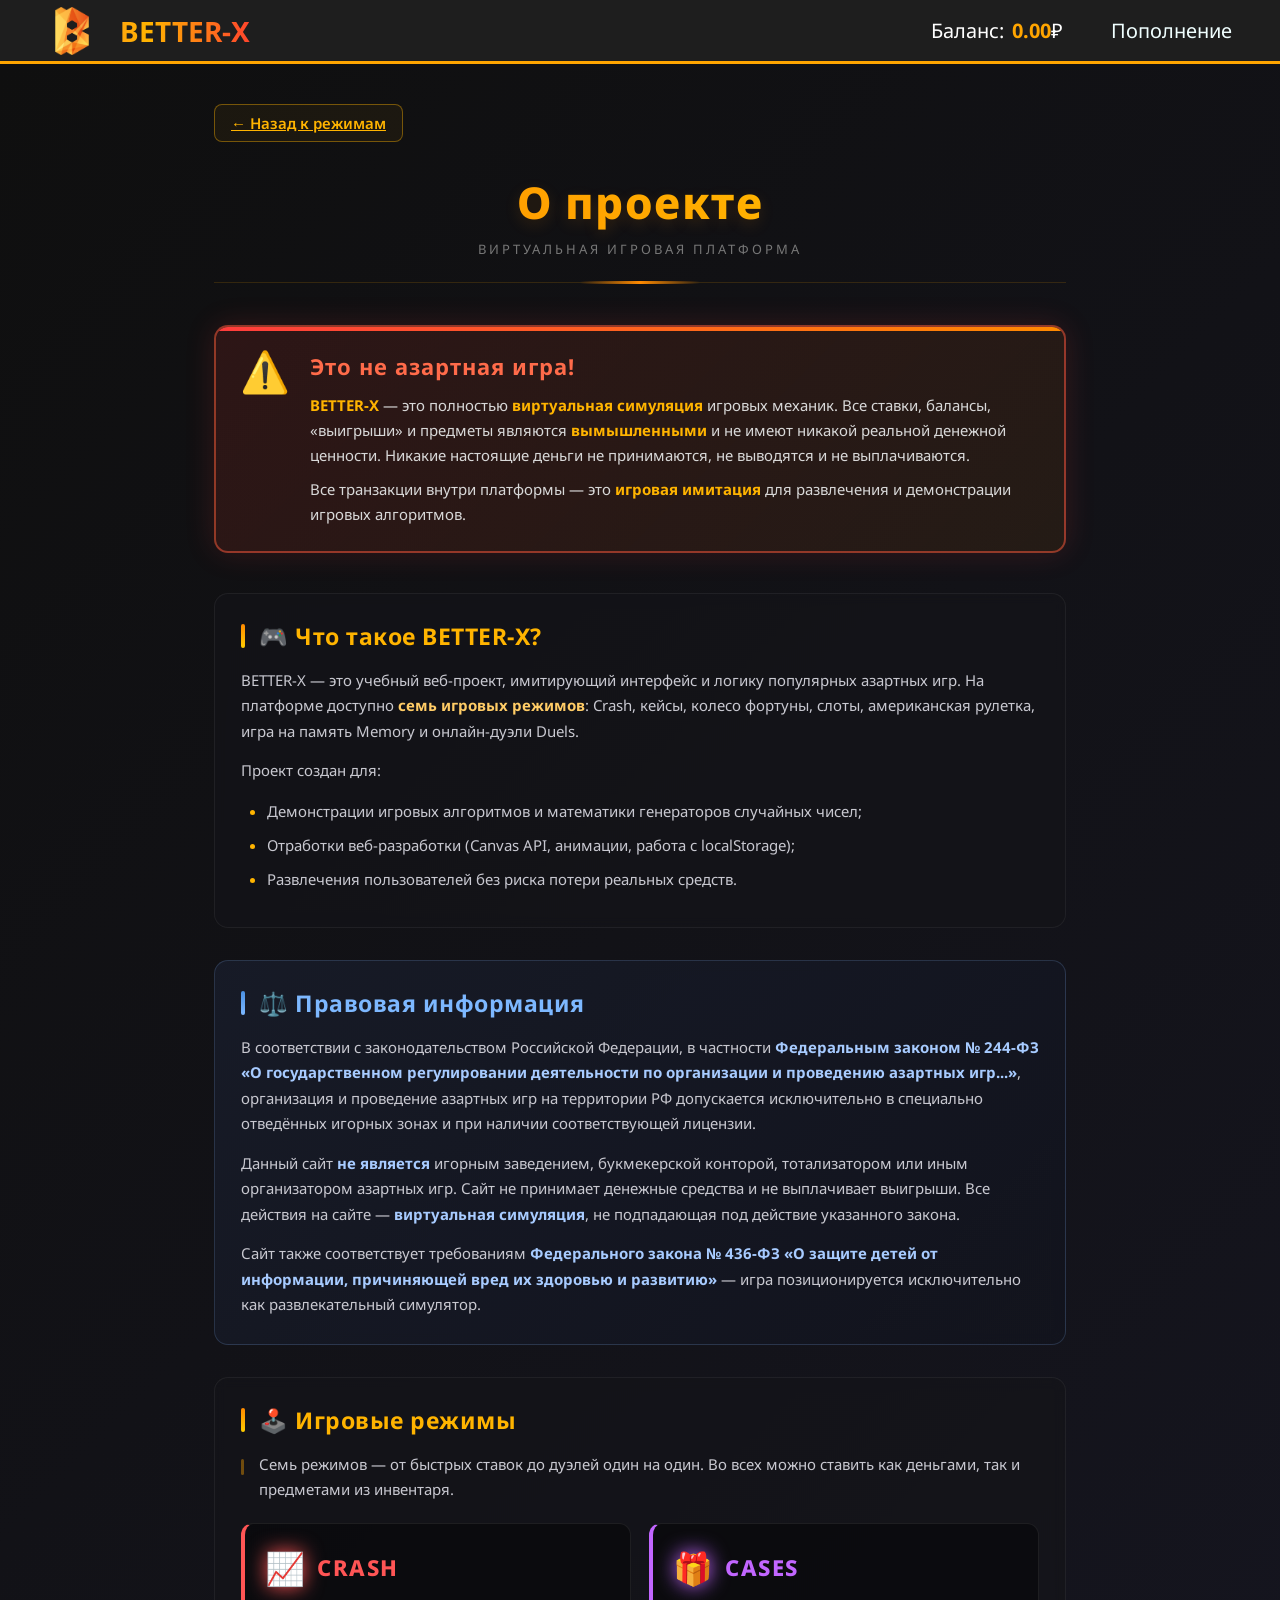
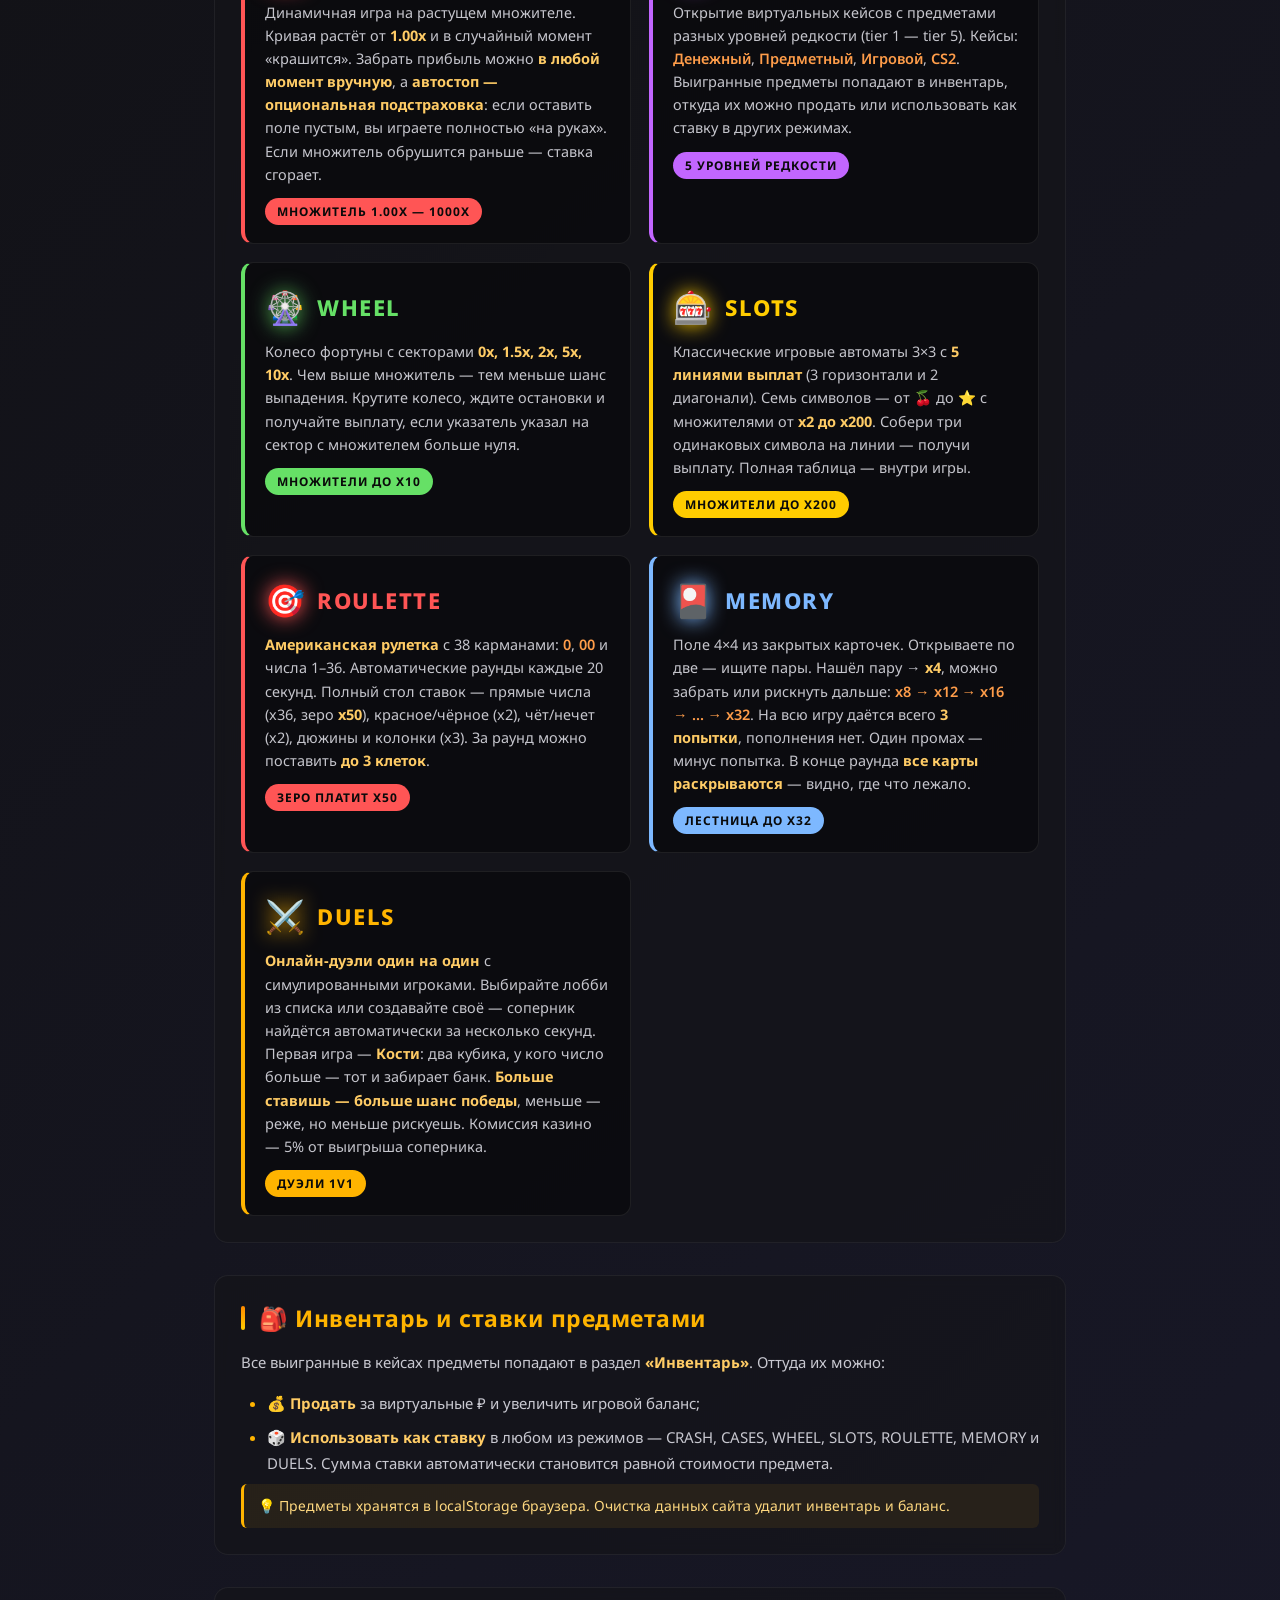
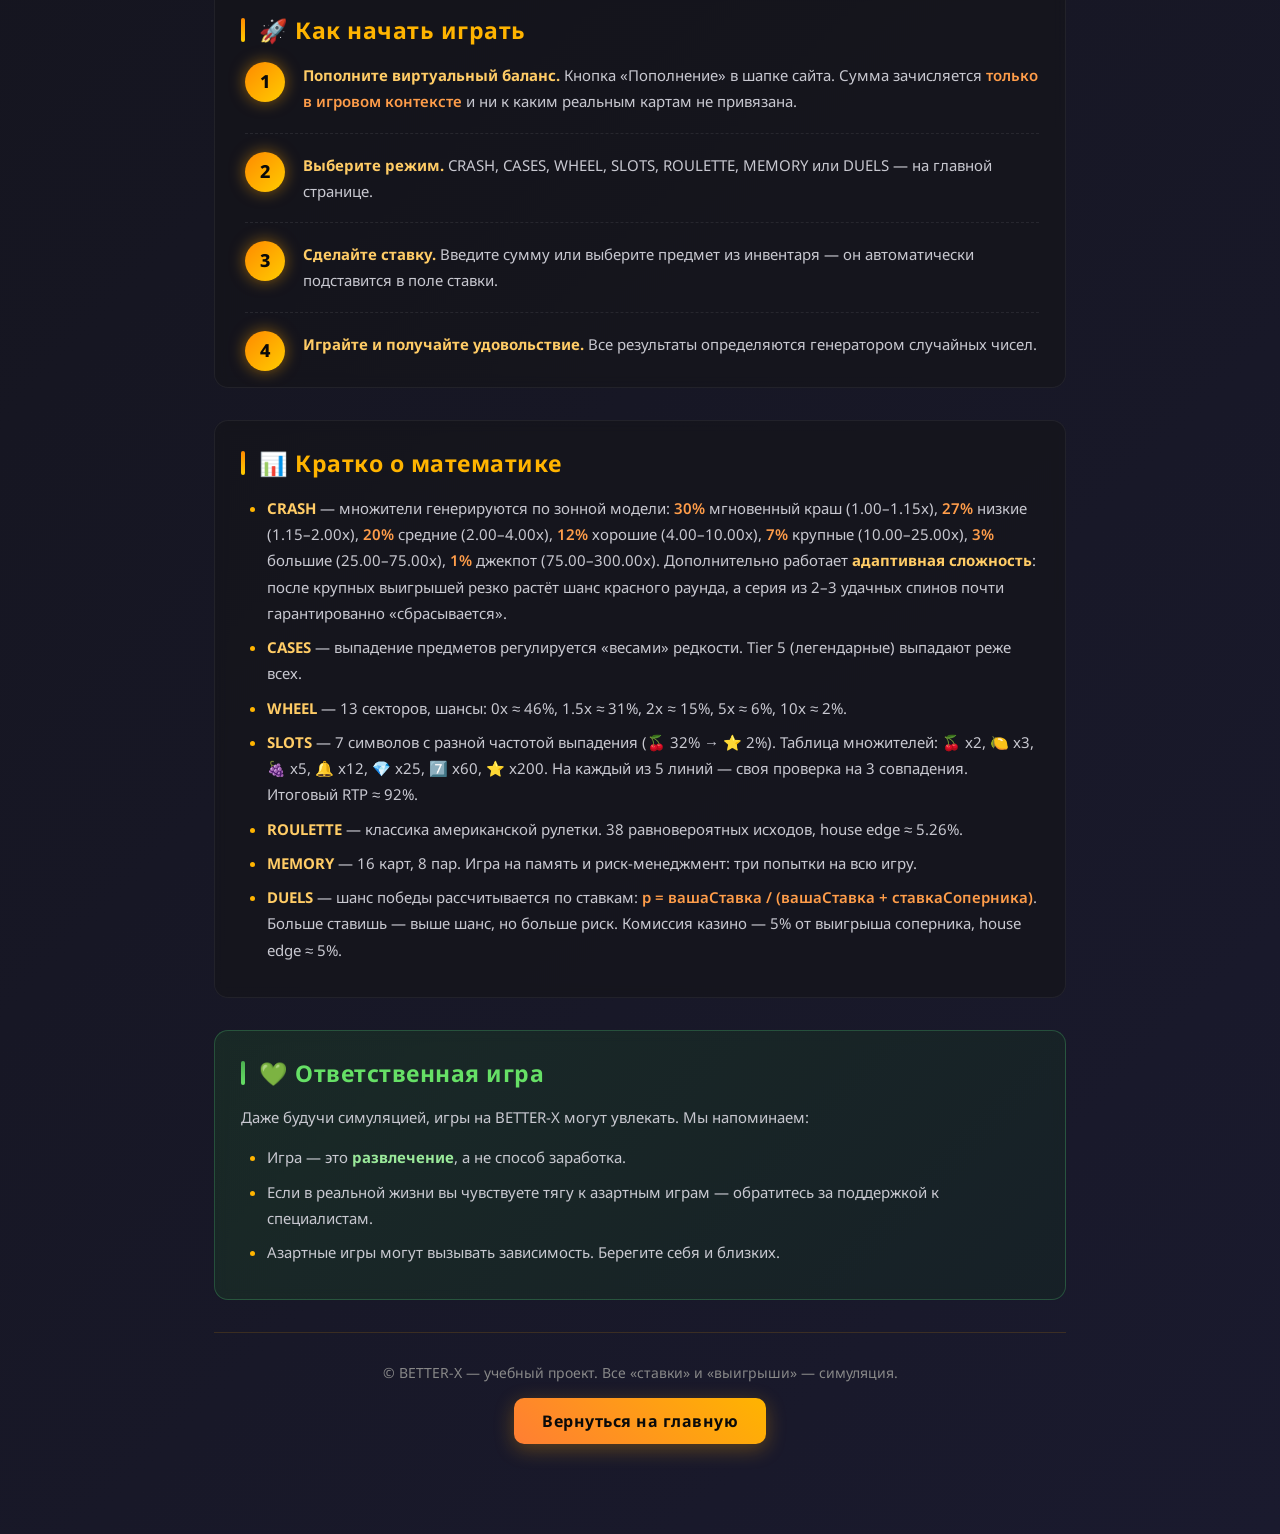
<file: pages/info.html>
<!DOCTYPE html>
<html lang="ru">

<head>
    <meta charset="UTF-8">
    <meta name="viewport" content="width=device-width, initial-scale=1.0">
    <link rel="stylesheet" href="../css/chassis.css">
    <link rel="stylesheet" href="../css/info.css">
    <title>О сайте | BETTER-X</title>
    <link rel="icon" href="../img/logo.png">
    <link rel="preconnect" href="https://fonts.googleapis.com">
    <link rel="preconnect" href="https://fonts.gstatic.com" crossorigin>
    <link href="https://fonts.googleapis.com/css2?family=Noto+Sans:ital,wght@0,100..900;1,100..900&display=swap"
        rel="stylesheet">
</head>

<body>
    <header>
        <ul>
            <li id="web-name">
                <a href="../index.html"><img src="../img/logo.png" alt="logo" id="web-logo">BETTER-X</a>
            </li>
            <li id="balance">Баланс: <span id="bal-header">0.00</span> ₽</li>
            <li id="refill"><a href="#" id="depBtn">Пополнение</a></li>
        </ul>
    </header>

    <div id="dep-overlay"
        style="display: none; position: fixed; top: 0; left: 0; width: 100%; height: 100%; background: rgba(0,0,0,0.8); z-index: 999;">
    </div>
    <div id="dep-block"
        style="display: none; position: fixed; top: 50%; left: 50%; transform: translate(-50%, -50%); background: rgb(30, 30, 30); padding: 30px; border-radius: 12px; border: 3px solid orange; z-index: 1000; width: 400px; box-shadow: 0 0 40px rgba(255, 165, 0, 0.3);">
        <h3 style="color: orange; text-align: center; margin-bottom: 20px; font-size: 24px;">Пополнение баланса</h3>
        <input type="number" placeholder="Сумма, руб" id="depAmount" min="10" max="100000">
        <input type="text" placeholder="Номер карты" id="cardNumber" maxlength="19">
        <input type="text" placeholder="CVV-код" id="cardCvv" maxlength="3">
        <input type="text" placeholder="Срок действия (MM/YY)" id="cardExpiry" maxlength="5">
        <div style="display: flex; justify-content: space-between; gap: 10px; margin-top: 20px;">
            <button id="confirmDepBtn"
                style="background: linear-gradient(45deg, #ff7e33, #ffb400); color: black; padding: 10px; border: none; border-radius: 6px; width: 48%; cursor: pointer; font-weight: bold;">Пополнить</button>
            <button id="closeDepBtn"
                style="background: #555; color: white; padding: 10px; border: none; border-radius: 6px; width: 48%; cursor: pointer;">Отмена</button>
        </div>
    </div>

    <main class="info-page">
        <div class="info-container">

            <a href="../index.html" class="back-link">← Назад к режимам</a>

            <div class="page-hero">
                <h1>О проекте</h1>
                <p class="info-subtitle">Виртуальная игровая платформа</p>
            </div>

            <!-- ВАЖНОЕ ПРЕДУПРЕЖДЕНИЕ -->
            <section class="warning-banner">
                <div class="warning-icon">⚠️</div>
                <div class="warning-content">
                    <h2>Это не азартная игра!</h2>
                    <p>
                        <strong>BETTER-X</strong> — это полностью <strong>виртуальная симуляция</strong> игровых
                        механик. Все ставки, балансы, «выигрыши» и предметы являются <strong>вымышленными</strong>
                        и не имеют никакой реальной денежной ценности. Никакие настоящие деньги не принимаются,
                        не выводятся и не выплачиваются.
                    </p>
                    <p>
                        Все транзакции внутри платформы — это <strong>игровая имитация</strong> для развлечения
                        и демонстрации игровых алгоритмов.
                    </p>
                </div>
            </section>

            <!-- О сайте -->
            <section class="info-section">
                <h2>🎮 Что такое BETTER-X?</h2>
                <p>
                    BETTER-X — это учебный веб-проект, имитирующий интерфейс и логику популярных
                    азартных игр. На платформе доступно <strong>семь игровых режимов</strong>:
                    Crash, кейсы, колесо фортуны, слоты, американская рулетка, игра на память Memory
                    и онлайн-дуэли Duels.
                </p>
                <p>Проект создан для:</p>
                <ul>
                    <li>Демонстрации игровых алгоритмов и математики генераторов случайных чисел;</li>
                    <li>Отработки веб-разработки (Canvas API, анимации, работа с localStorage);</li>
                    <li>Развлечения пользователей без риска потери реальных средств.</li>
                </ul>
            </section>

            <!-- Правовая информация -->
            <section class="info-section law-section">
                <h2>⚖️ Правовая информация</h2>
                <p>
                    В соответствии с законодательством Российской Федерации, в частности
                    <strong>Федеральным законом № 244-ФЗ «О государственном регулировании деятельности
                    по организации и проведению азартных игр...»</strong>, организация и проведение азартных
                    игр на территории РФ допускается исключительно в специально отведённых игорных зонах
                    и при наличии соответствующей лицензии.
                </p>
                <p>
                    Данный сайт <strong>не является</strong> игорным заведением, букмекерской конторой,
                    тотализатором или иным организатором азартных игр. Сайт не принимает денежные средства
                    и не выплачивает выигрыши. Все действия на сайте — <strong>виртуальная симуляция</strong>,
                    не подпадающая под действие указанного закона.
                </p>
                <p>
                    Сайт также соответствует требованиям <strong>Федерального закона № 436-ФЗ
                    «О защите детей от информации, причиняющей вред их здоровью и развитию»</strong> —
                    игра позиционируется исключительно как развлекательный симулятор.
                </p>
            </section>

            <!-- Режимы игры -->
            <section class="info-section">
                <h2>🕹️ Игровые режимы</h2>
                <p class="modes-intro">Семь режимов — от быстрых ставок до дуэлей один на один. Во всех можно ставить как деньгами, так и предметами из инвентаря.</p>

                <div class="modes-grid">

                    <!-- CRASH -->
                    <div class="mode-card" data-color="#ff3333">
                        <div class="mode-card-header">
                            <span class="mode-emoji">📈</span>
                            <h3>CRASH</h3>
                        </div>
                        <p>
                            Динамичная игра на растущем множителе. Кривая растёт от <strong>1.00x</strong>
                            и в случайный момент «крашится». Забрать прибыль можно
                            <strong>в любой момент вручную</strong>, а <strong>автостоп — опциональная
                            подстраховка</strong>: если оставить поле пустым, вы играете полностью
                            «на руках». Если множитель обрушится раньше — ставка сгорает.
                        </p>
                        <div class="mode-tag">Множитель 1.00x — 1000x</div>
                    </div>

                    <!-- CASES -->
                    <div class="mode-card" data-color="#9C27B0">
                        <div class="mode-card-header">
                            <span class="mode-emoji">🎁</span>
                            <h3>CASES</h3>
                        </div>
                        <p>
                            Открытие виртуальных кейсов с предметами разных уровней редкости
                            (tier 1 — tier 5). Кейсы: <em>Денежный</em>, <em>Предметный</em>,
                            <em>Игровой</em>, <em>CS2</em>. Выигранные предметы попадают в инвентарь,
                            откуда их можно продать или использовать как ставку в других режимах.
                        </p>
                        <div class="mode-tag">5 уровней редкости</div>
                    </div>

                    <!-- WHEEL -->
                    <div class="mode-card" data-color="#4CAF50">
                        <div class="mode-card-header">
                            <span class="mode-emoji">🎡</span>
                            <h3>WHEEL</h3>
                        </div>
                        <p>
                            Колесо фортуны с секторами <strong>0x, 1.5x, 2x, 5x, 10x</strong>.
                            Чем выше множитель — тем меньше шанс выпадения. Крутите колесо,
                            ждите остановки и получайте выплату, если указатель указал на
                            сектор с множителем больше нуля.
                        </p>
                        <div class="mode-tag">Множители до x10</div>
                    </div>

                    <!-- SLOTS -->
                    <div class="mode-card" data-color="#ffb400">
                        <div class="mode-card-header">
                            <span class="mode-emoji">🎰</span>
                            <h3>SLOTS</h3>
                        </div>
                        <p>
                            Классические игровые автоматы 3×3 с <strong>5 линиями выплат</strong>
                            (3 горизонтали и 2 диагонали). Семь символов — от 🍒 до ⭐
                            с множителями от <strong>x2 до x200</strong>. Собери три одинаковых
                            символа на линии — получи выплату. Полная таблица — внутри игры.
                        </p>
                        <div class="mode-tag">Множители до x200</div>
                    </div>

                    <!-- ROULETTE -->
                    <div class="mode-card" data-color="#ff5555">
                        <div class="mode-card-header">
                            <span class="mode-emoji">🎯</span>
                            <h3>ROULETTE</h3>
                        </div>
                        <p>
                            <strong>Американская рулетка</strong> с 38 карманами: <em>0</em>,
                            <em>00</em> и числа 1–36. Автоматические раунды каждые 20 секунд.
                            Полный стол ставок — прямые числа (x36, зеро <strong>x50</strong>),
                            красное/чёрное (x2), чёт/нечет (x2), дюжины и колонки (x3).
                            За раунд можно поставить <strong>до 3 клеток</strong>.
                        </p>
                        <div class="mode-tag">Зеро платит x50</div>
                    </div>

                    <!-- MEMORY -->
                    <div class="mode-card" data-color="#7db8ff">
                        <div class="mode-card-header">
                            <span class="mode-emoji">🎴</span>
                            <h3>MEMORY</h3>
                        </div>
                        <p>
                            Поле 4×4 из закрытых карточек. Открываете по две — ищите пары.
                            Нашёл пару → <strong>x4</strong>, можно забрать или рискнуть дальше:
                            <em>x8 → x12 → x16 → … → x32</em>. На всю игру даётся всего
                            <strong>3 попытки</strong>, пополнения нет. Один промах — минус попытка.
                            В конце раунда <strong>все карты раскрываются</strong> — видно,
                            где что лежало.
                        </p>
                        <div class="mode-tag">Лестница до x32</div>
                    </div>

                    <!-- DUELS -->
                    <div class="mode-card" data-color="#ff7e33">
                        <div class="mode-card-header">
                            <span class="mode-emoji">⚔️</span>
                            <h3>DUELS</h3>
                        </div>
                        <p>
                            <strong>Онлайн-дуэли один на один</strong> с симулированными игроками.
                            Выбирайте лобби из списка или создавайте своё — соперник найдётся
                            автоматически за несколько секунд. Первая игра — <strong>Кости</strong>:
                            два кубика, у кого число больше — тот и забирает банк.
                            <strong>Больше ставишь — больше шанс победы</strong>, меньше — реже,
                            но меньше рискуешь. Комиссия казино — 5% от выигрыша соперника.
                        </p>
                        <div class="mode-tag">Дуэли 1v1</div>
                    </div>

                </div>
            </section>

            <!-- Инвентарь -->
            <section class="info-section">
                <h2>🎒 Инвентарь и ставки предметами</h2>
                <p>
                    Все выигранные в кейсах предметы попадают в раздел
                    <strong>«Инвентарь»</strong>. Оттуда их можно:
                </p>
                <ul>
                    <li>💰 <strong>Продать</strong> за виртуальные ₽ и увеличить игровой баланс;</li>
                    <li>🎲 <strong>Использовать как ставку</strong> в любом из режимов —
                        CRASH, CASES, WHEEL, SLOTS, ROULETTE, MEMORY и DUELS. Сумма ставки
                        автоматически становится равной стоимости предмета.</li>
                </ul>
                <p class="hint">
                    💡 Предметы хранятся в localStorage браузера. Очистка данных сайта удалит
                    инвентарь и баланс.
                </p>
            </section>

            <!-- Как играть -->
            <section class="info-section">
                <h2>🚀 Как начать играть</h2>
                <ol class="steps-list">
                    <li>
                        <strong>Пополните виртуальный баланс.</strong>
                        Кнопка «Пополнение» в шапке сайта. Сумма зачисляется <em>только в игровом
                        контексте</em> и ни к каким реальным картам не привязана.
                    </li>
                    <li>
                        <strong>Выберите режим.</strong> CRASH, CASES, WHEEL, SLOTS, ROULETTE,
                        MEMORY или DUELS — на главной странице.
                    </li>
                    <li>
                        <strong>Сделайте ставку.</strong> Введите сумму или выберите предмет
                        из инвентаря — он автоматически подставится в поле ставки.
                    </li>
                    <li>
                        <strong>Играйте и получайте удовольствие.</strong> Все результаты
                        определяются генератором случайных чисел.
                    </li>
                </ol>
            </section>

            <!-- Игровая математика -->
            <section class="info-section">
                <h2>📊 Кратко о математике</h2>
                <ul>
                    <li><strong>CRASH</strong> — множители генерируются по зонной модели:
                        <em>30%</em> мгновенный краш (1.00–1.15x), <em>27%</em> низкие (1.15–2.00x),
                        <em>20%</em> средние (2.00–4.00x), <em>12%</em> хорошие (4.00–10.00x),
                        <em>7%</em> крупные (10.00–25.00x), <em>3%</em> большие (25.00–75.00x),
                        <em>1%</em> джекпот (75.00–300.00x). Дополнительно работает
                        <strong>адаптивная сложность</strong>: после крупных выигрышей
                        резко растёт шанс красного раунда, а серия из 2–3 удачных
                        спинов почти гарантированно «сбрасывается».</li>
                    <li><strong>CASES</strong> — выпадение предметов регулируется «весами» редкости.
                        Tier 5 (легендарные) выпадают реже всех.</li>
                    <li><strong>WHEEL</strong> — 13 секторов, шансы: 0x ≈ 46%, 1.5x ≈ 31%, 2x ≈ 15%,
                        5x ≈ 6%, 10x ≈ 2%.</li>
                    <li><strong>SLOTS</strong> — 7 символов с разной частотой выпадения
                        (🍒 32% → ⭐ 2%). Таблица множителей: 🍒 x2, 🍋 x3, 🍇 x5, 🔔 x12,
                        💎 x25, 7️⃣ x60, ⭐ x200. На каждый из 5 линий — своя проверка
                        на 3 совпадения. Итоговый RTP ≈ 92%.</li>
                    <li><strong>ROULETTE</strong> — классика американской рулетки.
                        38 равновероятных исходов, house edge ≈ 5.26%.</li>
                    <li><strong>MEMORY</strong> — 16 карт, 8 пар. Игра на память и риск-менеджмент:
                        три попытки на всю игру.</li>
                    <li><strong>DUELS</strong> — шанс победы рассчитывается по ставкам:
                        <em>p = вашаСтавка / (вашаСтавка + ставкаСоперника)</em>. Больше ставишь —
                        выше шанс, но больше риск. Комиссия казино — 5% от выигрыша соперника,
                        house edge ≈ 5%.</li>
                </ul>
            </section>

            <!-- Ответственная игра -->
            <section class="info-section responsible-section">
                <h2>💚 Ответственная игра</h2>
                <p>
                    Даже будучи симуляцией, игры на BETTER-X могут увлекать. Мы напоминаем:
                </p>
                <ul>
                    <li>Игра — это <strong>развлечение</strong>, а не способ заработка.</li>
                    <li>Если в реальной жизни вы чувствуете тягу к азартным играм —
                        обратитесь за поддержкой к специалистам.</li>
                    <li>Азартные игры могут вызывать зависимость. Берегите себя и близких.</li>
                </ul>
            </section>

            <!-- Футер -->
            <footer class="info-footer">
                <p>© BETTER-X — учебный проект. Все «ставки» и «выигрыши» — симуляция.</p>
                <a href="../index.html" class="back-home">Вернуться на главную</a>
            </footer>

        </div>
    </main>

    <script src="../js/deposit.js"></script>
</body>

</html>
</file>
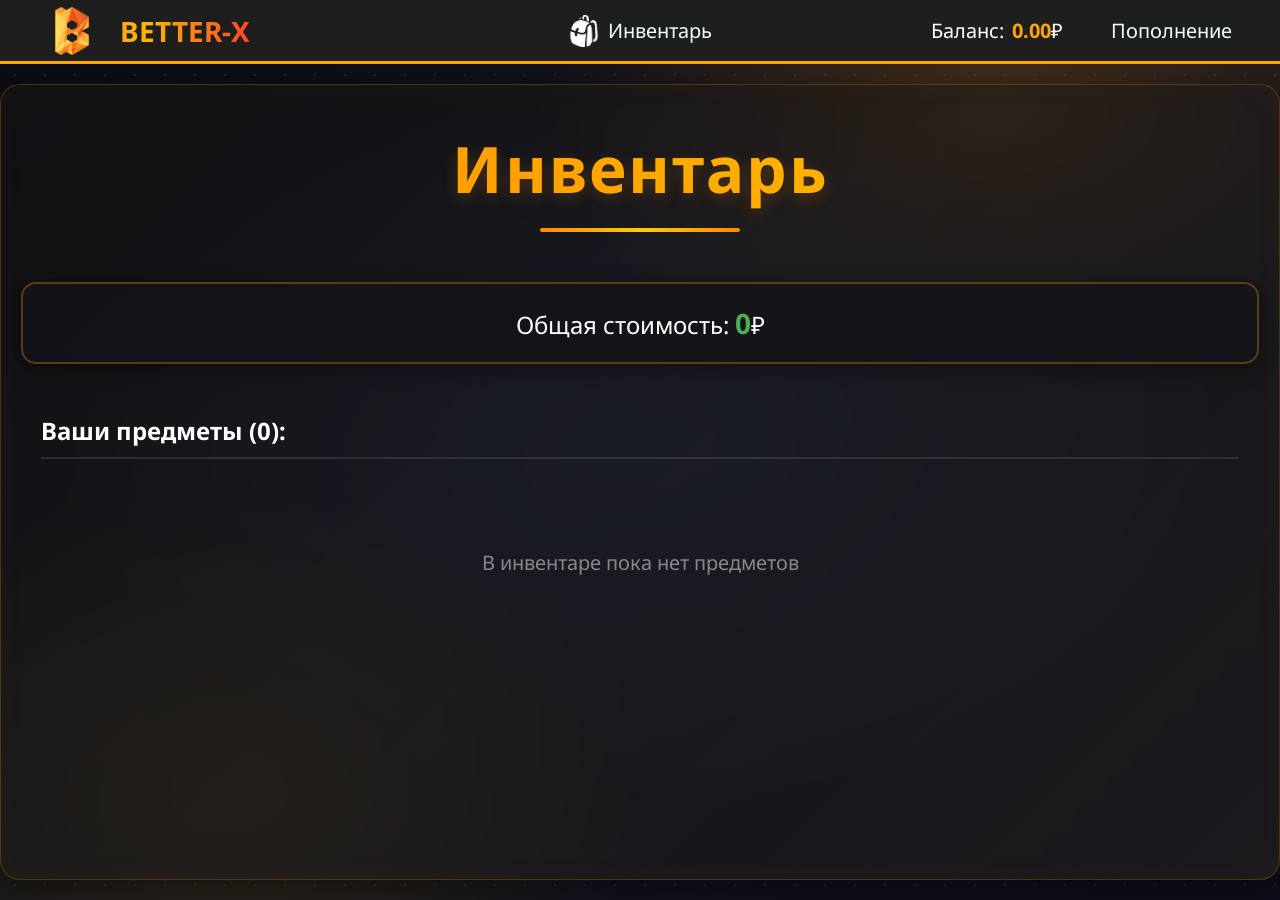
<file: pages/inventory.html>
<!DOCTYPE html>
<html lang="ru">

<head>
    <meta charset="UTF-8">
    <meta name="viewport" content="width=device-width, initial-scale=1.0">
    <link rel="stylesheet" href="../css/chassis.css">
    <link rel="stylesheet" href="../css/cases-inventory.css">
    <title>Инвентарь | BETTER-X</title>
    <link rel="icon" href="../img/logo.png">
    <link rel="preconnect" href="https://fonts.googleapis.com">
    <link rel="preconnect" href="https://fonts.gstatic.com" crossorigin>
    <link href="https://fonts.googleapis.com/css2?family=Noto+Sans:ital,wght@0,100..900;1,100..900&display=swap" rel="stylesheet">
</head>

<body>
    <header>
        <ul>
            <li id="web-name">
                <a href="../index.html"><img src="../img/logo.png" alt="logo" id="web-logo">BETTER-X</a>
            </li>
            <li class="nav-center">
                <a href="inventory.html" class="active"><img src="../img/inventory.png" alt="inventory">Инвентарь</a>
            </li>
            <li id="balance">Баланс: <span id="bal-header">0.00</span> ₽</li>
            <li id="refill"><a href="#" id="depBtn">Пополнение</a></li>
        </ul>
    </header>

    <div id="dep-overlay" style="display: none; position: fixed; top: 0; left: 0; width: 100%; height: 100%; background: rgba(0,0,0,0.8); z-index: 999;"></div>
    <div id="dep-block" style="display: none; position: fixed; top: 50%; left: 50%; transform: translate(-50%, -50%); background: rgb(30, 30, 30); padding: 30px; border-radius: 12px; border: 3px solid orange; z-index: 1000; width: 400px; box-shadow: 0 0 40px rgba(255, 165, 0, 0.3);">
        <h3 style="color: orange; text-align: center; margin-bottom: 20px; font-size: 24px;">Пополнение баланса</h3>
        <input type="number" placeholder="Сумма, руб" id="depAmount" min="10" max="100000">
        <input type="text" placeholder="Номер карты" id="cardNumber" maxlength="19">
        <input type="text" placeholder="CVV-код" id="cardCvv" maxlength="3">
        <input type="text" placeholder="Срок действия (MM/YY)" id="cardExpiry" maxlength="5">
        <div style="display: flex; justify-content: space-between; gap: 10px; margin-top: 20px;">
            <button id="confirmDepBtn" style="background: linear-gradient(45deg, #ff7e33, #ffb400); color: black; padding: 10px; border: none; border-radius: 6px; width: 48%; cursor: pointer; font-weight: bold;">Пополнить</button>
            <button id="closeDepBtn" style="background: #555; color: white; padding: 10px; border: none; border-radius: 6px; width: 48%; cursor: pointer;">Отмена</button>
        </div>
    </div>

    <main>
        <div id="m-inventory" style="display: block; opacity: 1; transform: none; margin: 20px auto; max-width: 1400px; height: auto;">
            <h1>Инвентарь</h1>
            <div id="m-inf-inv">
                <p>Общая стоимость: <span id="rub">0</span>₽</p>
            </div>
        </div>
    </main>

    <script src="../js/deposit.js"></script>
    <script src="../js/inventory.js"></script>
</body>

</html>
</file>
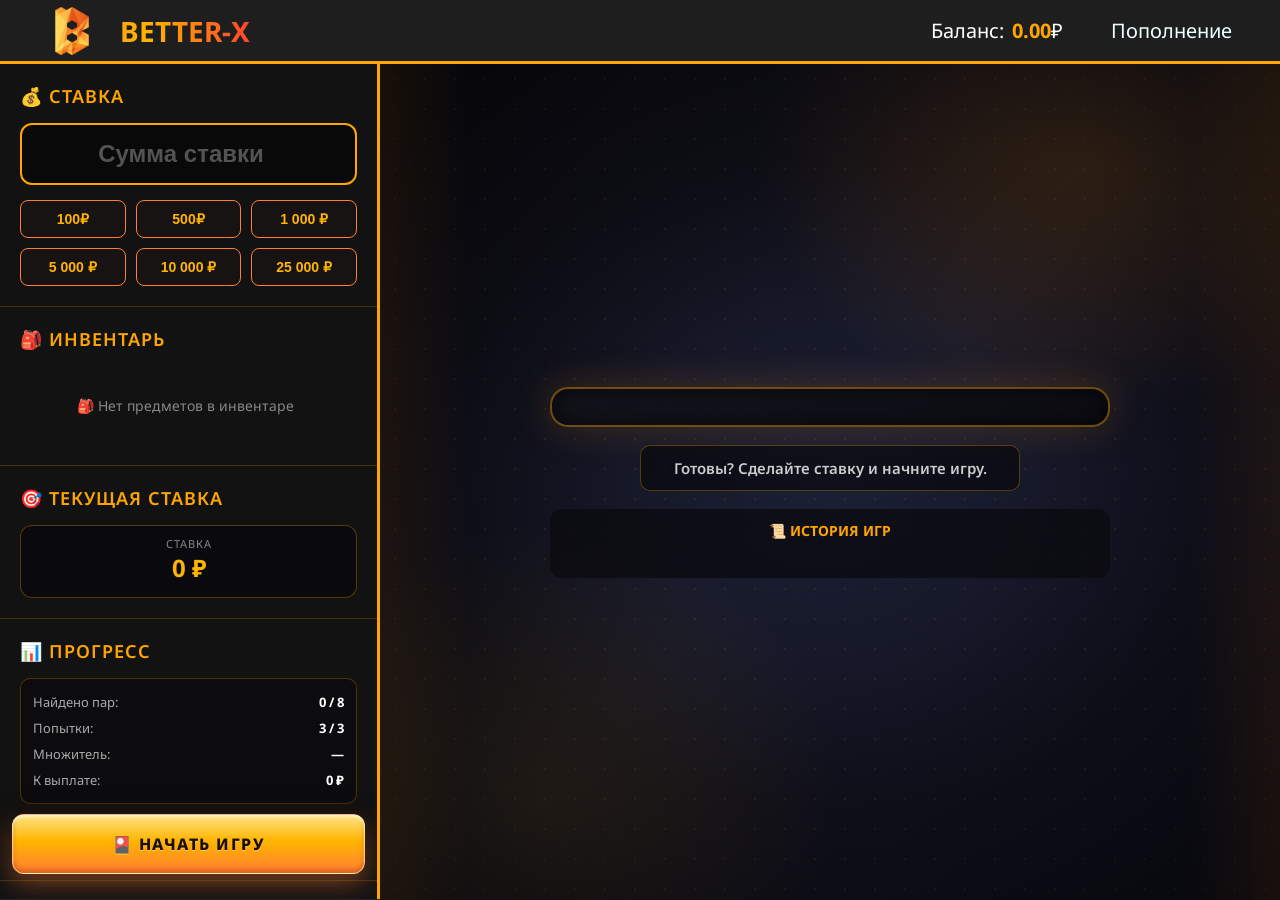
<file: pages/memory.html>
<!DOCTYPE html>
<html lang="ru">

<head>
    <meta charset="UTF-8">
    <meta name="viewport" content="width=device-width, initial-scale=1.0, user-scalable=no">
    <link rel="stylesheet" href="../css/wheel.css">
    <link rel="stylesheet" href="../css/chassis.css">
    <link rel="stylesheet" href="../css/game-bg.css">
    <link rel="stylesheet" href="../css/memory.css">
    <title>MEMORY | BETTER-X</title>
    <link rel="icon" href="../img/logo.png">
    <link rel="preconnect" href="https://fonts.googleapis.com">
    <link rel="preconnect" href="https://fonts.gstatic.com" crossorigin>
    <link href="https://fonts.googleapis.com/css2?family=Noto+Sans:ital,wght@0,100..900;1,100..900&display=swap"
        rel="stylesheet">
</head>

<body>
    <header>
        <ul>
            <li id="web-name">
                <a href="../index.html"><img src="../img/logo.png" alt="logo" id="web-logo">BETTER-X</a>
            </li>
            <li id="balance">Баланс: <span id="bal-header">0.00</span> ₽</li>
            <li id="refill"><a href="#" id="depBtn">Пополнение</a></li>
        </ul>
    </header>

    <div id="dep-overlay"
        style="display: none; position: fixed; top: 0; left: 0; width: 100%; height: 100%; background: rgba(0,0,0,0.8); z-index: 999;">
    </div>
    <div id="dep-block"
        style="display: none; position: fixed; top: 50%; left: 50%; transform: translate(-50%, -50%); background: rgb(30, 30, 30); padding: 30px; border-radius: 12px; border: 3px solid orange; z-index: 1000; width: 400px; box-shadow: 0 0 40px rgba(255, 165, 0, 0.3);">
        <h3 style="color: orange; text-align: center; margin-bottom: 20px; font-size: 24px;">Пополнение баланса</h3>
        <input type="number" placeholder="Сумма, руб" id="depAmount" min="10" max="100000">
        <input type="text" placeholder="Номер карты" id="cardNumber" maxlength="19">
        <input type="text" placeholder="CVV-код" id="cardCvv" maxlength="3">
        <input type="text" placeholder="Срок действия (MM/YY)" id="cardExpiry" maxlength="5">
        <div style="display: flex; justify-content: space-between; gap: 10px; margin-top: 20px;">
            <button id="confirmDepBtn"
                style="background: linear-gradient(45deg, #ff7e33, #ffb400); color: black; padding: 10px; border: none; border-radius: 6px; width: 48%; cursor: pointer; font-weight: bold;">Пополнить</button>
            <button id="closeDepBtn"
                style="background: #555; color: white; padding: 10px; border: none; border-radius: 6px; width: 48%; cursor: pointer;">Отмена</button>
        </div>
    </div>

    <main>
        <div class="wheel-container">
            <!-- ========== ЛЕВАЯ ПАНЕЛЬ ========== -->
            <aside class="wheel-panel">
                <div class="panel-section">
                    <h3>💰 СТАВКА</h3>
                    <div class="bet-input-wrapper">
                        <input type="number" id="bet-amount" placeholder="Сумма ставки" min="10" step="10">
                        <div class="quick-bets">
                            <button class="quick-bet" data-amount="100">100₽</button>
                            <button class="quick-bet" data-amount="500">500₽</button>
                            <button class="quick-bet" data-amount="1000">1 000 ₽</button>
                            <button class="quick-bet" data-amount="5000">5 000 ₽</button>
                            <button class="quick-bet" data-amount="10000">10 000 ₽</button>
                            <button class="quick-bet" data-amount="25000">25 000 ₽</button>
                        </div>
                    </div>
                </div>

                <div class="panel-section">
                    <h3>🎒 ИНВЕНТАРЬ</h3>
                    <div id="inventory-list" class="inventory-list">
                        <div class="inventory-empty">🎒 Нет предметов в инвентаре</div>
                    </div>
                </div>

                <div class="panel-section">
                    <h3>🎯 ТЕКУЩАЯ СТАВКА</h3>
                    <div class="current-bet-display">
                        <div class="label">СТАВКА</div>
                        <div class="amount" id="current-bet-amount">0 ₽</div>
                        <div class="item-name" id="current-bet-item"></div>
                    </div>
                </div>

                <div class="panel-section">
                    <h3>📊 ПРОГРЕСС</h3>
                    <div class="memory-progress">
                        <div class="mp-row"><span>Найдено пар:</span><span id="memory-pairs-count">0 / 8</span></div>
                        <div class="mp-row"><span>Попытки:</span><span id="memory-attempts" class="gold">3 / 3</span></div>
                        <div class="mp-row"><span>Множитель:</span><span id="memory-current-mult" class="gold">—</span></div>
                        <div class="mp-row"><span>К выплате:</span><span id="memory-current-win" class="green">0 ₽</span></div>
                    </div>
                    <div class="memory-ladder" id="memory-ladder"></div>
                </div>

                <button id="memory-start-btn" class="spin-button">🎴 НАЧАТЬ ИГРУ</button>
            </aside>

            <!-- ========== ИГРОВОЕ ПОЛЕ ========== -->
            <section class="wheel-game-area memory-game-area">
                <div class="memory-board-wrapper">
                    <div class="memory-board" id="memory-board"></div>

                    <div class="memory-decision" id="memory-decision">
                        <div class="memory-decision-title" id="memory-decision-title">ПАРА НАЙДЕНА!</div>
                        <div class="memory-decision-text" id="memory-decision-text">Выигрыш: x2</div>
                        <div class="memory-decision-buttons">
                            <button id="memory-cashout-btn" class="btn-cashout">💰 ЗАБРАТЬ</button>
                            <button id="memory-continue-btn" class="btn-continue">➡ ПРОДОЛЖИТЬ</button>
                        </div>
                    </div>
                </div>

                <div class="memory-status" id="memory-status">Готовы? Сделайте ставку и начните игру.</div>

                <div class="history-slots">
                    <h4>📜 ИСТОРИЯ ИГР</h4>
                    <div id="history-list" class="history-list"></div>
                </div>
            </section>
        </div>
    </main>

    <script src="../js/deposit.js"></script>
    <script src="../js/inventory.js"></script>
    <script src="../js/memory.js"></script>
    <script src="../js/game-bg.js"></script>
</body>

</html>
</file>
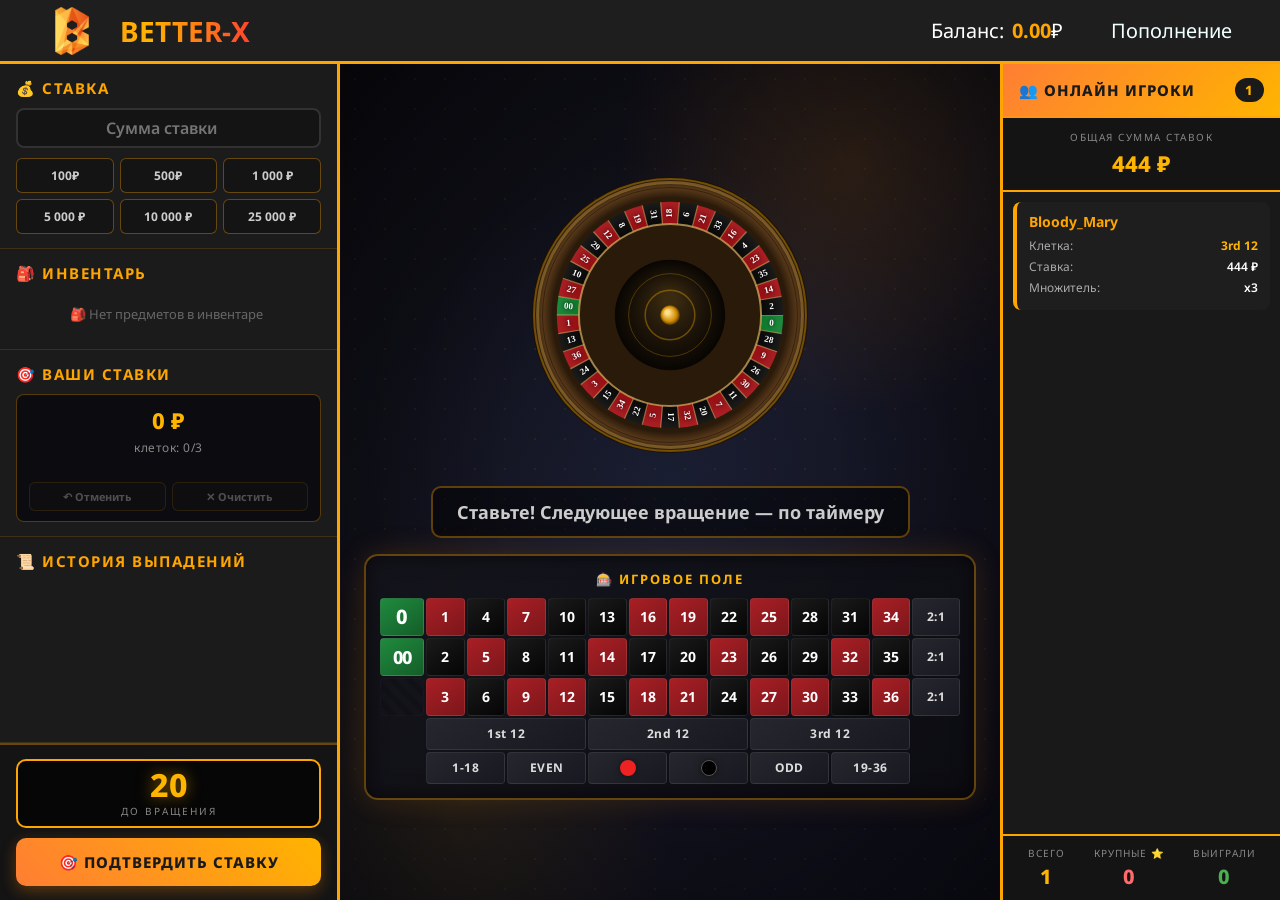
<file: pages/roulette.html>
<!DOCTYPE html>
<html lang="ru">

<head>
    <meta charset="UTF-8">
    <meta name="viewport" content="width=device-width, initial-scale=1.0, user-scalable=no">
    <link rel="stylesheet" href="../css/roulette.css">
    <link rel="stylesheet" href="../css/chassis.css">
    <title>ROULETTE | BETTER-X</title>
    <link rel="icon" href="../img/logo.png">
    <link rel="preconnect" href="https://fonts.googleapis.com">
    <link rel="preconnect" href="https://fonts.gstatic.com" crossorigin>
    <link href="https://fonts.googleapis.com/css2?family=Noto+Sans:ital,wght@0,100..900;1,100..900&display=swap"
        rel="stylesheet">
</head>

<body>
    <header>
        <ul>
            <li id="web-name">
                <a href="../index.html"><img src="../img/logo.png" alt="logo" id="web-logo">BETTER-X</a>
            </li>
            <li id="balance">Баланс: <span id="bal-header">0.00</span> ₽</li>
            <li id="refill"><a href="#" id="depBtn">Пополнение</a></li>
        </ul>
    </header>

    <div id="dep-overlay"
        style="display: none; position: fixed; top: 0; left: 0; width: 100%; height: 100%; background: rgba(0,0,0,0.8); z-index: 999;">
    </div>
    <div id="dep-block"
        style="display: none; position: fixed; top: 50%; left: 50%; transform: translate(-50%, -50%); background: rgb(30, 30, 30); padding: 30px; border-radius: 12px; border: 3px solid orange; z-index: 1000; width: 400px; box-shadow: 0 0 40px rgba(255, 165, 0, 0.3);">
        <h3 style="color: orange; text-align: center; margin-bottom: 20px; font-size: 24px;">Пополнение баланса</h3>
        <input type="number" placeholder="Сумма, руб" id="depAmount" min="10" max="100000">
        <input type="text" placeholder="Номер карты" id="cardNumber" maxlength="19">
        <input type="text" placeholder="CVV-код" id="cardCvv" maxlength="3">
        <input type="text" placeholder="Срок действия (MM/YY)" id="cardExpiry" maxlength="5">
        <div style="display: flex; justify-content: space-between; gap: 10px; margin-top: 20px;">
            <button id="confirmDepBtn"
                style="background: linear-gradient(45deg, #ff7e33, #ffb400); color: black; padding: 10px; border: none; border-radius: 6px; width: 48%; cursor: pointer; font-weight: bold;">Пополнить</button>
            <button id="closeDepBtn"
                style="background: #555; color: white; padding: 10px; border: none; border-radius: 6px; width: 48%; cursor: pointer;">Отмена</button>
        </div>
    </div>

    <main class="roulette-main">

        <!-- ============ ЛЕВАЯ ПАНЕЛЬ ============ -->
        <aside class="roulette-panel" id="bet">
            <div class="rp-section">
                <h3>💰 СТАВКА</h3>
                <input type="number" id="bet-amount" placeholder="Сумма ставки" min="10" step="10">
                <div class="quick-bets">
                    <button class="quick-bet" data-amount="100">100₽</button>
                    <button class="quick-bet" data-amount="500">500₽</button>
                    <button class="quick-bet" data-amount="1000">1 000 ₽</button>
                    <button class="quick-bet" data-amount="5000">5 000 ₽</button>
                    <button class="quick-bet" data-amount="10000">10 000 ₽</button>
                    <button class="quick-bet" data-amount="25000">25 000 ₽</button>
                </div>
            </div>

            <div class="rp-section">
                <h3>🎒 ИНВЕНТАРЬ</h3>
                <div id="inventory-list" class="inventory-list">
                    <div class="inventory-empty">🎒 Нет предметов в инвентаре</div>
                </div>
            </div>

            <div class="rp-section">
                <h3>🎯 ВАШИ СТАВКИ</h3>
                <div class="current-bet-card">
                    <div class="amount" id="current-bet-amount">0 ₽</div>
                    <div class="bet-count" id="current-bet-count">клеток: 0</div>
                    <div class="item-name" id="current-bet-item"></div>
                    <div class="bet-actions">
                        <button id="undo-bet-btn" class="bet-action-btn" disabled>↶ Отменить</button>
                        <button id="clear-bets-btn" class="bet-action-btn danger" disabled>✕ Очистить</button>
                    </div>
                </div>
            </div>

            <div class="rp-section history-rp">
                <h3>📜 ИСТОРИЯ ВЫПАДЕНИЙ</h3>
                <div id="history-list" class="roulette-history"></div>
            </div>

            <div class="rp-bottom">
                <div class="timer-box" id="timer-box">
                    <div class="timer-value" id="timer-value">20</div>
                    <div class="timer-label">до вращения</div>
                </div>
                <button id="confirm-btn" class="confirm-btn">🎯 ПОДТВЕРДИТЬ СТАВКУ</button>
            </div>
        </aside>

        <!-- ============ ЦЕНТР: КОЛЕСО + СТОЛ ============ -->
        <section class="roulette-center" id="game">
            <div class="roulette-wheel-zone">
                <div class="wheel-wrapper">
                    <canvas id="rouletteCanvas"></canvas>
                </div>
            </div>

            <div id="result-display" class="result-display">
                <span id="result-text">Ставьте! Следующее вращение — по таймеру</span>
            </div>

            <div class="betting-table-wrapper">
                <div class="betting-table-title">🎰 ИГРОВОЕ ПОЛЕ</div>
                <div class="betting-table" id="betting-table"></div>
            </div>
        </section>

        <!-- ============ ПРАВАЯ ПАНЕЛЬ: ОНЛАЙН ============ -->
        <aside class="roulette-online" id="online">
            <div class="ro-header">
                <span>👥 ОНЛАЙН ИГРОКИ</span>
                <span class="ro-count" id="online-count">0</span>
            </div>
            <div class="ro-total">
                <div class="ro-total-label">ОБЩАЯ СУММА СТАВОК</div>
                <div class="ro-total-value"><span id="total-bets-amount">0</span> ₽</div>
            </div>
            <div class="ro-list" id="players-list"></div>
            <div class="ro-stats">
                <div>
                    <div class="ro-stat-label">ВСЕГО</div>
                    <div><span id="stats-total" class="ro-stat-value">0</span></div>
                </div>
                <div>
                    <div class="ro-stat-label">КРУПНЫЕ ⭐</div>
                    <div><span id="stats-high-bets" class="ro-stat-value red">0</span></div>
                </div>
                <div>
                    <div class="ro-stat-label">ВЫИГРАЛИ</div>
                    <div><span id="stats-winners" class="ro-stat-value green">0</span></div>
                </div>
            </div>
        </aside>

    </main>

    <script src="../js/deposit.js"></script>
    <script src="../js/inventory.js"></script>
    <script src="../js/roulette.js"></script>
    <script src="../js/multiplayer-roulette.js"></script>
</body>

</html>
</file>
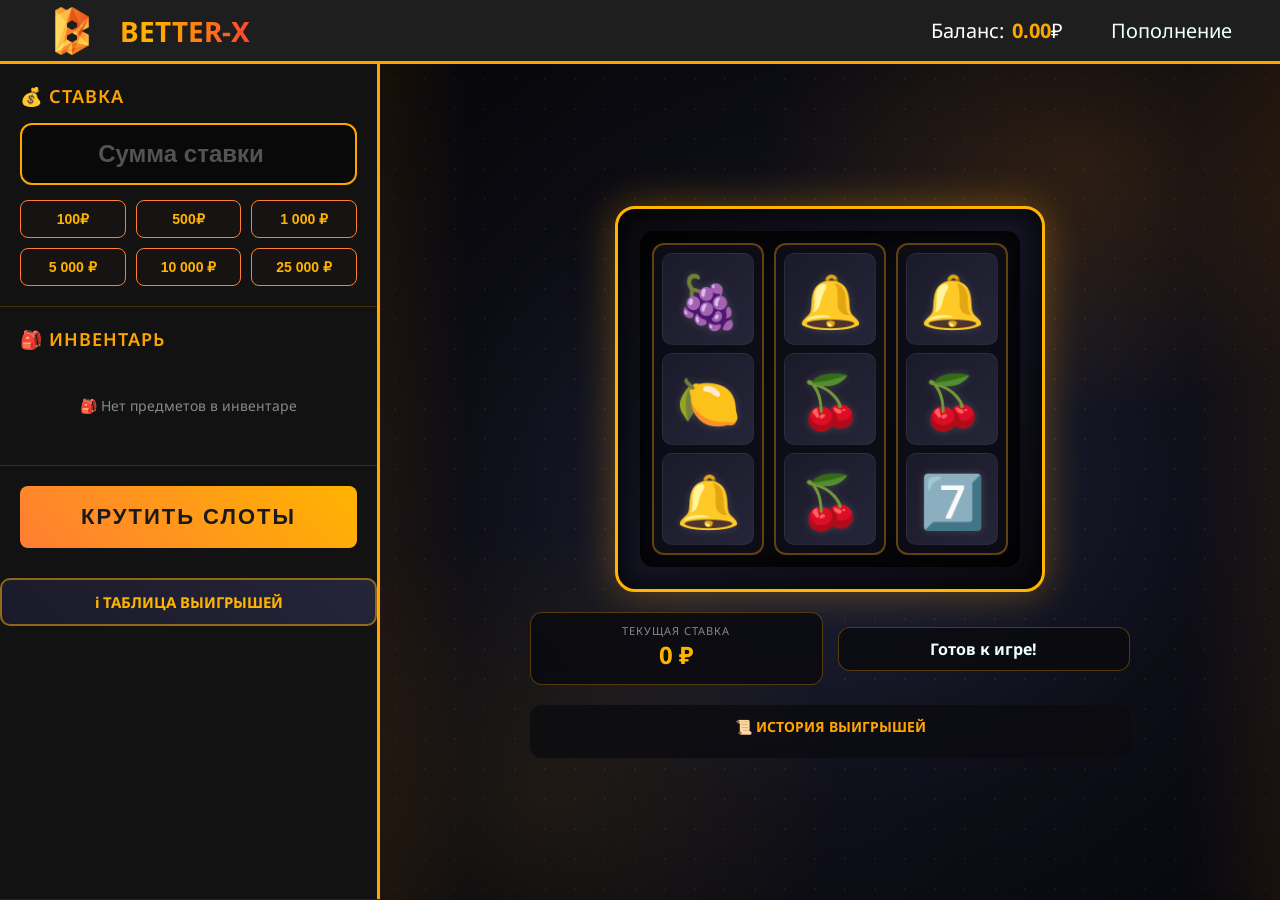
<file: pages/slots.html>
<!DOCTYPE html>
<html lang="ru">

<head>
    <meta charset="UTF-8">
    <meta name="viewport" content="width=device-width, initial-scale=1.0, user-scalable=no">
    <link rel="stylesheet" href="../css/wheel.css">
    <link rel="stylesheet" href="../css/chassis.css">
    <link rel="stylesheet" href="../css/slots.css">
    <link rel="stylesheet" href="../css/game-bg.css">
    <title>SLOTS | BETTER-X</title>
    <link rel="icon" href="../img/logo.png">
    <link rel="preconnect" href="https://fonts.googleapis.com">
    <link rel="preconnect" href="https://fonts.gstatic.com" crossorigin>
    <link href="https://fonts.googleapis.com/css2?family=Noto+Sans:ital,wght@0,100..900;1,100..900&display=swap"
        rel="stylesheet">
</head>

<body>
    <header>
        <ul>
            <li id="web-name">
                <a href="../index.html"><img src="../img/logo.png" alt="logo" id="web-logo">BETTER-X</a>
            </li>
            <li id="balance">Баланс: <span id="bal-header">0.00</span> ₽</li>
            <li id="refill"><a href="#" id="depBtn">Пополнение</a></li>
        </ul>
    </header>

    <!-- Оверлей и модальное окно пополнения -->
    <div id="dep-overlay"
        style="display: none; position: fixed; top: 0; left: 0; width: 100%; height: 100%; background: rgba(0,0,0,0.8); z-index: 999;">
    </div>

    <div id="dep-block"
        style="display: none; position: fixed; top: 50%; left: 50%; transform: translate(-50%, -50%); background: rgb(30, 30, 30); padding: 30px; border-radius: 12px; border: 3px solid orange; z-index: 1000; width: 400px; box-shadow: 0 0 40px rgba(255, 165, 0, 0.3);">
        <h3 style="color: orange; text-align: center; margin-bottom: 20px; font-size: 24px;">Пополнение баланса</h3>
        <input type="number" placeholder="Сумма, руб" id="depAmount" min="10" max="100000">
        <input type="text" placeholder="Номер карты" id="cardNumber" maxlength="19">
        <input type="text" placeholder="CVV-код" id="cardCvv" maxlength="3">
        <input type="text" placeholder="Срок действия (MM/YY)" id="cardExpiry" maxlength="5">
        <div style="display: flex; justify-content: space-between; gap: 10px; margin-top: 20px;">
            <button id="confirmDepBtn"
                style="background: linear-gradient(45deg, #ff7e33, #ffb400); color: black; padding: 10px; border: none; border-radius: 6px; width: 48%; cursor: pointer; font-weight: bold;">Пополнить</button>
            <button id="closeDepBtn"
                style="background: #555; color: white; padding: 10px; border: none; border-radius: 6px; width: 48%; cursor: pointer;">Отмена</button>
        </div>
    </div>

    <!-- Модальное окно с таблицей выигрышей -->
    <div id="info-overlay" class="slots-info-overlay"></div>
    <div id="info-block" class="slots-info-block">
        <h3>💎 ТАБЛИЦА ВЫИГРЫШЕЙ</h3>
        <p class="slots-info-subtitle">Собери 3 одинаковых символа на одной из линий</p>

        <div class="combos-list">
            <!-- Заполняется через JS -->
        </div>

        <div class="paylines-info">
            <h4>🎯 Линии выплат</h4>
            <div class="paylines-grid">
                <div class="payline-item"><span class="pl-num">1</span>Верхняя горизонталь</div>
                <div class="payline-item"><span class="pl-num">2</span>Средняя горизонталь</div>
                <div class="payline-item"><span class="pl-num">3</span>Нижняя горизонталь</div>
                <div class="payline-item"><span class="pl-num">4</span>Диагональ ↘</div>
                <div class="payline-item"><span class="pl-num">5</span>Диагональ ↗</div>
            </div>
            <p class="paylines-note">💡 Ставка делится на 5 линий, но выплата идёт по каждой линии отдельно.
                Множитель применяется к полной ставке за каждую выигрышную линию.</p>
        </div>

        <button id="closeInfoBtn" class="slots-info-close">Закрыть</button>
    </div>

    <main>
        <div class="wheel-container">
            <!-- Левая панель -->
            <div class="wheel-panel">
                <div class="panel-section">
                    <h3>💰 СТАВКА</h3>
                    <div class="bet-input-wrapper">
                        <input type="number" id="bet-amount" placeholder="Сумма ставки" min="10" step="10">
                        <div class="quick-bets">
                            <button class="quick-bet" data-amount="100">100₽</button>
                            <button class="quick-bet" data-amount="500">500₽</button>
                            <button class="quick-bet" data-amount="1000">1 000 ₽</button>
                            <button class="quick-bet" data-amount="5000">5 000 ₽</button>
                            <button class="quick-bet" data-amount="10000">10 000 ₽</button>
                            <button class="quick-bet" data-amount="25000">25 000 ₽</button>
                        </div>
                    </div>
                </div>

                <div class="panel-section">
                    <h3>🎒 ИНВЕНТАРЬ</h3>
                    <div id="inventory-list" class="inventory-list">
                        <div class="inventory-empty">🎒 Нет предметов в инвентаре</div>
                    </div>
                </div>

                <button id="spin-btn" class="spin-button">КРУТИТЬ СЛОТЫ</button>
                <button id="info-btn" class="info-button">ℹ️ ТАБЛИЦА ВЫИГРЫШЕЙ</button>
            </div>

            <!-- Правая часть - Слоты -->
            <div class="wheel-game-area slots-game-area">
                <div class="slots-machine">
                    <div class="reels-container" id="reels-container">
                        <div class="reel" data-reel="0">
                            <div class="symbol"></div>
                            <div class="symbol"></div>
                            <div class="symbol"></div>
                        </div>
                        <div class="reel" data-reel="1">
                            <div class="symbol"></div>
                            <div class="symbol"></div>
                            <div class="symbol"></div>
                        </div>
                        <div class="reel" data-reel="2">
                            <div class="symbol"></div>
                            <div class="symbol"></div>
                            <div class="symbol"></div>
                        </div>
                    </div>
                </div>

                <!-- Объединенный блок информации -->
                <div class="info-panel">
                    <div class="current-bet-display">
                        <div class="label">ТЕКУЩАЯ СТАВКА</div>
                        <div class="amount" id="current-bet-amount">0 ₽</div>
                        <div class="item-name" id="current-bet-item"></div>
                    </div>

                    <div id="result-display" class="result-display">
                        <span id="result-text">Готов к игре!</span>
                    </div>
                </div>

                <div class="history-slots">
                    <h4>📜 ИСТОРИЯ ВЫИГРЫШЕЙ</h4>
                    <div id="history-list" class="history-list"></div>
                </div>
            </div>
        </div>
    </main>

    <script src="../js/deposit.js"></script>
    <script src="../js/inventory.js"></script>
    <script src="../js/slots.js"></script>
    <script src="../js/game-bg.js"></script>
</body>

</html>
</file>
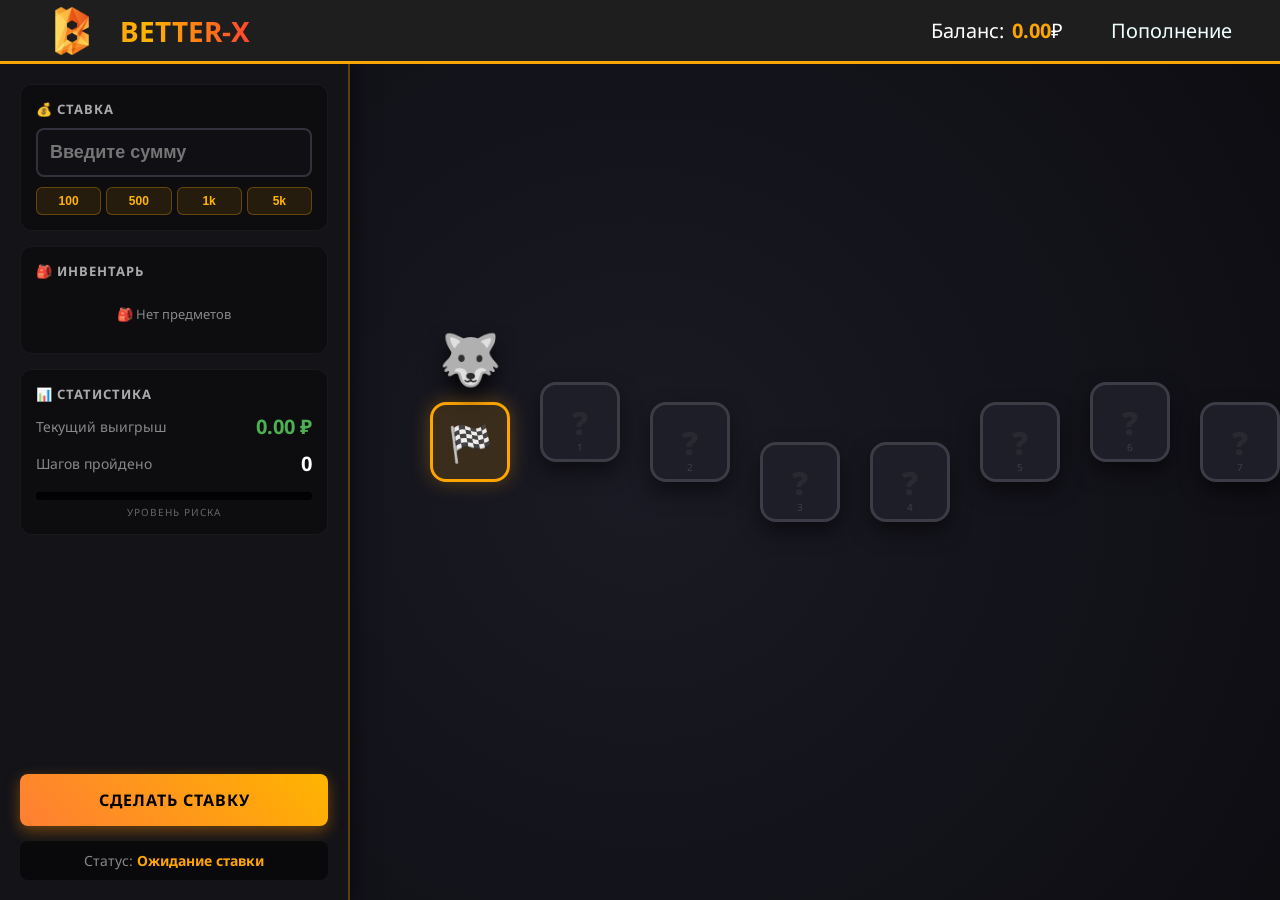
<file: pages/steps.html>
<!DOCTYPE html>
<html lang="ru">

<head>
    <meta charset="UTF-8">
    <meta name="viewport" content="width=device-width, initial-scale=1.0, user-scalable=no">
    <link rel="stylesheet" href="../css/steps.css">
    <link rel="stylesheet" href="../css/chassis.css">
    <link rel="stylesheet" href="../css/game-bg.css">
    <title>STEPS | BETTER-X</title>
    <link rel="icon" href="../img/logo.png">
    <link rel="preconnect" href="https://fonts.googleapis.com">
    <link rel="preconnect" href="https://fonts.gstatic.com" crossorigin>
    <link href="https://fonts.googleapis.com/css2?family=Noto+Sans:ital,wght@0,100..900;1,100..900&display=swap" rel="stylesheet">
</head>

<body>
    <header>
        <ul>
            <li id="web-name">
                <a href="../index.html"><img src="../img/logo.png" alt="logo" id="web-logo">BETTER-X</a>
            </li>
            <li id="balance">Баланс: <span id="bal-header">0.00</span> ₽</li>
            <li id="refill"><a href="#" id="depBtn">Пополнение</a></li>
        </ul>
    </header>

    <!-- Оверлей и модальное окно пополнения -->
    <div id="dep-overlay" style="display: none; position: fixed; top: 0; left: 0; width: 100%; height: 100%; background: rgba(0,0,0,0.8); z-index: 999;"></div>
    <div id="dep-block" style="display: none; position: fixed; top: 50%; left: 50%; transform: translate(-50%, -50%); background: rgb(30, 30, 30); padding: 30px; border-radius: 12px; border: 3px solid orange; z-index: 1000; width: 400px; max-width: 92%; box-shadow: 0 0 40px rgba(255, 165, 0, 0.3);">
        <h3 style="color: orange; text-align: center; margin-bottom: 20px; font-size: 24px;">Пополнение баланса</h3>
        <input type="number" placeholder="Сумма, руб" id="depAmount" min="10" max="100000">
        <input type="text" placeholder="Номер карты" id="cardNumber" maxlength="19">
        <input type="text" placeholder="CVV-код" id="cardCvv" maxlength="3">
        <input type="text" placeholder="Срок действия (MM/YY)" id="cardExpiry" maxlength="5">
        <div style="display: flex; justify-content: space-between; gap: 10px; margin-top: 20px;">
            <button id="confirmDepBtn" style="background: linear-gradient(45deg, #ff7e33, #ffb400); color: black; padding: 10px; border: none; border-radius: 6px; width: 48%; cursor: pointer; font-weight: bold;">Пополнить</button>
            <button id="closeDepBtn" style="background: #555; color: white; padding: 10px; border: none; border-radius: 6px; width: 48%; cursor: pointer;">Отмена</button>
        </div>
    </div>

    <!-- Модальное окно результата игры -->
    <div id="steps-result-modal">
        <div class="modal-content">
            <h2 id="steps-result-title">ПОБЕДА</h2>
            <p id="steps-result-text">Вы забрали 1000 ₽</p>
            <button id="steps-result-btn" class="btn-primary">ОК</button>
        </div>
    </div>

    <main>
        <div id="steps-container">
            <!-- Панель управления -->
            <aside id="steps-panel">
                <div class="panel-section">
                    <h3>💰 СТАВКА</h3>
                    <input type="number" id="stepBetAmount" min="10" placeholder="Введите сумму">
                    <div class="quick-bets" id="quick-bets">
                        <button class="quick-bet" data-amount="100">100</button>
                        <button class="quick-bet" data-amount="500">500</button>
                        <button class="quick-bet" data-amount="1000">1k</button>
                        <button class="quick-bet" data-amount="5000">5k</button>
                    </div>
                </div>

                <div class="panel-section">
                    <h3>🎒 ИНВЕНТАРЬ</h3>
                    <div id="inventory-list" class="inventory-list">
                        <div class="inventory-empty">🎒 Нет предметов</div>
                    </div>
                </div>

                <div class="panel-section">
                    <h3>📊 СТАТИСТИКА</h3>
                    <div class="step-stats">
                        <div class="stat-box">
                            <span>Текущий выигрыш</span>
                            <div id="step-current-win">0.00 ₽</div>
                        </div>
                        <div class="stat-box">
                            <span>Шагов пройдено</span>
                            <div id="step-count">0</div>
                        </div>
                    </div>
                    <!-- Полоса риска перенесена сюда -->
                    <div id="risk-bar-container">
                        <div id="risk-bar"></div>
                    </div>
                    <div style="font-size: 10px; color: #666; text-align: center; margin-top: 5px; letter-spacing: 1px;">УРОВЕНЬ РИСКА</div>
                </div>

                <div id="step-actions">
                    <button id="stepStartBtn" class="btn-primary">СДЕЛАТЬ СТАВКУ</button>
                    <button id="stepCashoutBtn" class="btn-success" style="display: none;">💰 ЗАБРАТЬ</button>
                </div>

                <div id="step-status">Статус: <span id="step-status-text">Ожидание ставки</span></div>
            </aside>

            <!-- Игровое поле -->
            <section id="steps-board-wrapper">
                <div id="steps-board">
                    <div id="player-avatar">🐺</div>
                    <!-- Клетки будут генерироваться через JS -->
                </div>
            </section>
        </div>
    </main>

    <!-- Базы данных предметов для дропа -->
    <script src="../js/cases/case-money-data.js"></script>
    <script src="../js/cases/case-items-data.js"></script>
    <script src="../js/cases/cs2-skins-data.js"></script>
    <script src="../js/cases/case-games-data.js"></script>
    
    <!-- Системные скрипты -->
    <script src="../js/deposit.js"></script>
    <script src="../js/inventory.js"></script>
    <script src="../js/steps.js"></script>
</body>

</html>
</file>
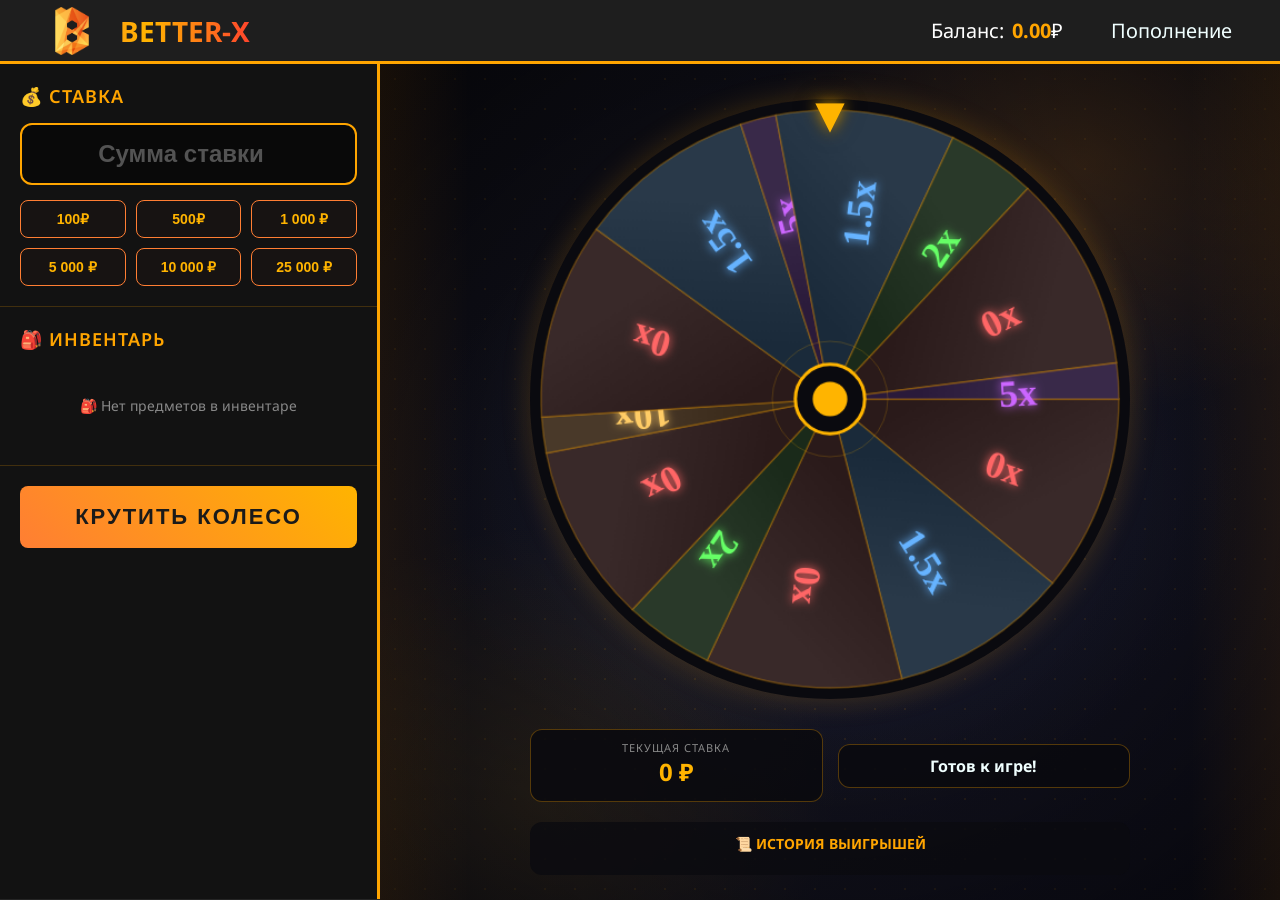
<file: pages/wheel.html>
<!DOCTYPE html>
<html lang="ru">

<head>
    <meta charset="UTF-8">
    <meta name="viewport" content="width=device-width, initial-scale=1.0, user-scalable=no">
    <link rel="stylesheet" href="../css/wheel.css">
    <link rel="stylesheet" href="../css/chassis.css">
    <link rel="stylesheet" href="../css/game-bg.css">
    <title>WHEEL | BETTER-X</title>
    <link rel="icon" href="../img/logo.png">
    <link rel="preconnect" href="https://fonts.googleapis.com">
    <link rel="preconnect" href="https://fonts.gstatic.com" crossorigin>
    <link href="https://fonts.googleapis.com/css2?family=Noto+Sans:ital,wght@0,100..900;1,100..900&display=swap"
        rel="stylesheet">
</head>

<body>
    <header>
        <ul>
            <li id="web-name">
                <a href="../index.html"><img src="../img/logo.png" alt="logo" id="web-logo">BETTER-X</a>
            </li>
            <li id="balance">Баланс: <span id="bal-header">0.00</span> ₽</li>
            <li id="refill"><a href="#" id="depBtn">Пополнение</a></li>
        </ul>
    </header>

    <!-- Оверлей и модальное окно пополнения -->
    <div id="dep-overlay"
        style="display: none; position: fixed; top: 0; left: 0; width: 100%; height: 100%; background: rgba(0,0,0,0.8); z-index: 999;">
    </div>

    <div id="dep-block"
        style="display: none; position: fixed; top: 50%; left: 50%; transform: translate(-50%, -50%); background: rgb(30, 30, 30); padding: 30px; border-radius: 12px; border: 3px solid orange; z-index: 1000; width: 400px; box-shadow: 0 0 40px rgba(255, 165, 0, 0.3);">
        <h3 style="color: orange; text-align: center; margin-bottom: 20px; font-size: 24px;">Пополнение баланса</h3>
        <input type="number" placeholder="Сумма, руб" id="depAmount" min="10" max="100000">
        <input type="text" placeholder="Номер карты" id="cardNumber" maxlength="19">
        <input type="text" placeholder="CVV-код" id="cardCvv" maxlength="3">
        <input type="text" placeholder="Срок действия (MM/YY)" id="cardExpiry" maxlength="5">
        <div style="display: flex; justify-content: space-between; gap: 10px; margin-top: 20px;">
            <button id="confirmDepBtn"
                style="background: linear-gradient(45deg, #ff7e33, #ffb400); color: black; padding: 10px; border: none; border-radius: 6px; width: 48%; cursor: pointer; font-weight: bold;">Пополнить</button>
            <button id="closeDepBtn"
                style="background: #555; color: white; padding: 10px; border: none; border-radius: 6px; width: 48%; cursor: pointer;">Отмена</button>
        </div>
    </div>

    <main>
        <div class="wheel-container">
            <!-- Левая панель -->
            <div class="wheel-panel">
                <div class="panel-section">
                    <h3>💰 СТАВКА</h3>
                    <div class="bet-input-wrapper">
                        <input type="number" id="bet-amount" placeholder="Сумма ставки" min="10" step="10">
                        <div class="quick-bets">
                            <button class="quick-bet" data-amount="100">100₽</button>
                            <button class="quick-bet" data-amount="500">500₽</button>
                            <button class="quick-bet" data-amount="1000">1 000 ₽</button>
                            <button class="quick-bet" data-amount="5000">5 000 ₽</button>
                            <button class="quick-bet" data-amount="10000">10 000 ₽</button>
                            <button class="quick-bet" data-amount="25000">25 000 ₽</button>
                        </div>
                    </div>
                </div>

                <div class="panel-section">
                    <h3>🎒 ИНВЕНТАРЬ</h3>
                    <div id="inventory-list" class="inventory-list">
                        <div class="inventory-empty">🎒 Нет предметов в инвентаре</div>
                    </div>
                </div>

                <button id="spin-btn" class="spin-button">КРУТИТЬ КОЛЕСО</button>
            </div>

            <!-- Правая часть - Колесо -->
            <div class="wheel-game-area">
                <div class="wheel-wrapper">
                    <canvas id="wheelCanvas"></canvas>
                    <div class="wheel-pointer">▼</div>
                </div>

                <!-- Объединенный блок информации -->
                <div class="info-panel">
                    <div class="current-bet-display">
                        <div class="label">ТЕКУЩАЯ СТАВКА</div>
                        <div class="amount" id="current-bet-amount">0 ₽</div>
                        <div class="item-name" id="current-bet-item"></div>
                    </div>

                    <div id="result-display" class="result-display">
                        <span id="result-text">Готов к игре!</span>
                    </div>
                </div>

                <div class="history-slots">
                    <h4>📜 ИСТОРИЯ ВЫИГРЫШЕЙ</h4>
                    <div id="history-list" class="history-list"></div>
                </div>
            </div>
        </div>
    </main>

    <script src="../js/deposit.js"></script>
    <script src="../js/inventory.js"></script>
    <script src="../js/wheel.js"></script>
    <script src="../js/game-bg.js"></script>
</body>

</html>
</file>
<file: css/main.css>
/* Основные стили */
* {
    margin: 0;
    padding: 0;
    box-sizing: border-box;
}

body {
    font-family: 'Noto Sans', sans-serif;
    background: linear-gradient(135deg, #0a0a0a 0%, #1a1a2e 50%, #16213e 100%);
    color: azure;
    min-height: 100vh;
    overflow-x: hidden;
}

main {
    color: azure;
    padding-bottom: 60px;
}

a {
    text-decoration: none;
    color: azure;
    font-size: 24px;
    transition: all 0.3s ease;
}

/* Контейнер */
#general {
    position: relative;
    height: 100%;
    max-width: 1200px;
    width: 90%;
    margin: 0 auto;
    padding-top: 40px;
}

/* Заголовок */
#general h1 {
    font-size: 72px;
    text-align: center;
    margin-bottom: 60px;
    padding-top: 40px;
    background: linear-gradient(90deg, #ff8a00, #ffcc00);
    -webkit-background-clip: text;
    -webkit-text-fill-color: transparent;
    background-clip: text;
    text-shadow: 0 5px 15px rgba(255, 140, 0, 0.2);
    letter-spacing: 1px;
    position: relative;
}

#general h1::after {
    content: '';
    position: absolute;
    bottom: -15px;
    left: 50%;
    transform: translateX(-50%);
    width: 200px;
    height: 4px;
    background: linear-gradient(90deg, transparent, #ff8a00, transparent);
    border-radius: 2px;
}

/* Контейнер для блоков выбора */
.mode-selection {
    display: grid;
    grid-template-columns: repeat(3, minmax(0, 1fr));
    justify-items: center;
    align-items: stretch;
    gap: 40px;
    margin-top: 40px;
    width: 100%;
}

/* Планшет — 2 колонки */
@media (max-width: 1200px) {
    .mode-selection {
        grid-template-columns: repeat(2, minmax(0, 1fr));
        gap: 30px;
    }
}

/* Мобильный — 1 колонка */
@media (max-width: 768px) {
    .mode-selection {
        grid-template-columns: 1fr;
        gap: 24px;
    }
}

/* Очень широкий экран — 4 колонки */
@media (min-width: 1800px) {
    #general {
        max-width: 1600px;
    }
    .mode-selection {
        grid-template-columns: repeat(4, minmax(0, 1fr));
    }
}

.block-choose {
    display: inline-block;
    font-size: 54px;
    position: relative;
    text-align: center;
    border: 3px solid rgba(255, 165, 0, 0.3);
    border-radius: 20px;
    background: linear-gradient(145deg, rgba(25, 25, 25, 0.9), rgba(30, 30, 30, 0.9));
    box-shadow: 0 10px 30px rgba(0, 0, 0, 0.5);
    overflow: hidden;
    transition: all 0.4s cubic-bezier(0.175, 0.885, 0.32, 1.275);
    backdrop-filter: blur(10px);
}

.block-choose:hover {
    transform: translateY(-15px) scale(1.03);
    border-color: #ff8a00;
    box-shadow: 0 20px 40px rgba(255, 140, 0, 0.3);
}

.block-choose::before {
    content: '';
    position: absolute;
    top: 0;
    left: -100%;
    width: 100%;
    height: 100%;
    background: linear-gradient(90deg, transparent, rgba(255, 140, 0, 0.1), transparent);
    transition: left 0.6s;
}

.block-choose:hover::before {
    left: 100%;
}

#fp {
    margin-right: 0;
}

/* Блок Crash */
#block-crash {
    width: 500px;
    height: 500px;
    padding: 30px;
    position: relative;
    display: flex;
    flex-direction: column;
    align-items: center;
    justify-content: center;
}

#block-crash p {
    font-size: 64px;
    font-weight: 800;
    background: linear-gradient(90deg, #ff8a00, #ffcc00);
    -webkit-background-clip: text;
    -webkit-text-fill-color: transparent;
    margin-bottom: 30px;
    letter-spacing: 2px;
    text-shadow: 0 2px 10px rgba(255, 140, 0, 0.3);
}

#block-crash:hover p {
    background: linear-gradient(90deg, #ffcc00, #ffffff);
    -webkit-background-clip: text;
    -webkit-text-fill-color: transparent;
}

#block-crash img {
    width: 400px;
    height: 280px;
    object-fit: contain;
    filter: drop-shadow(0 5px 15px rgba(255, 140, 0, 0.4));
    transition: all 0.4s ease;
}

#block-crash:hover img {
    transform: scale(1.05);
    filter: drop-shadow(0 10px 20px rgba(255, 200, 0, 0.6));
}

/* Блок Cases */
#block-cases {
    width: 500px;
    height: 500px;
    padding: 30px;
    position: relative;
    display: flex;
    flex-direction: column;
    align-items: center;
    justify-content: center;
}

#block-cases p {
    font-size: 64px;
    font-weight: 800;
    background: linear-gradient(90deg, #ff8a00, #ffcc00);
    -webkit-background-clip: text;
    -webkit-text-fill-color: transparent;
    margin-bottom: 30px;
    letter-spacing: 2px;
    text-shadow: 0 2px 10px rgba(255, 140, 0, 0.3);
}

#block-cases:hover p {
    background: linear-gradient(90deg, #ffcc00, #ffffff);
    -webkit-background-clip: text;
    -webkit-text-fill-color: transparent;
}

#block-cases img {
    width: 420px;
    height: 420px;
    object-fit: contain;
    filter: drop-shadow(0 5px 15px rgba(255, 140, 0, 0.4));
    transition: all 0.4s ease;
}

#block-cases:hover img {
    transform: scale(1.05) rotate(5deg);
    filter: drop-shadow(0 10px 20px rgba(255, 200, 0, 0.6));
}

/* Блок Wheel */
#block-wheel {
    width: 500px;
    height: 500px;
    padding: 30px;
    position: relative;
    display: flex;
    flex-direction: column;
    align-items: center;
    justify-content: center;
}

#block-wheel p {
    font-size: 64px;
    font-weight: 800;
    background: linear-gradient(90deg, #ff8a00, #ffcc00);
    -webkit-background-clip: text;
    -webkit-text-fill-color: transparent;
    margin-bottom: 30px;
    letter-spacing: 2px;
    text-shadow: 0 2px 10px rgba(255, 140, 0, 0.3);
}

#block-wheel:hover p {
    background: linear-gradient(90deg, #ffcc00, #ffffff);
    -webkit-background-clip: text;
    -webkit-text-fill-color: transparent;
}

#block-wheel img {
    width: 380px;
    height: 380px;
    object-fit: contain;
    filter: drop-shadow(0 5px 15px rgba(255, 140, 0, 0.4));
    transition: all 0.4s ease;
}

#block-wheel:hover img {
    transform: scale(1.05) rotate(360deg);
    filter: drop-shadow(0 10px 20px rgba(255, 200, 0, 0.6));
}

/* Блок slots */
#block-slots {
    width: 500px;
    height: 500px;
    padding: 30px;
    position: relative;
    display: flex;
    flex-direction: column;
    align-items: center;
    justify-content: center;
}

#block-slots p {
    font-size: 64px;
    font-weight: 800;
    background: linear-gradient(90deg, #ff8a00, #ffcc00);
    -webkit-background-clip: text;
    -webkit-text-fill-color: transparent;
    margin-bottom: 30px;
    letter-spacing: 2px;
    text-shadow: 0 2px 10px rgba(255, 140, 0, 0.3);
}

#block-slots:hover p {
    background: linear-gradient(90deg, #ffcc00, #ffffff);
    -webkit-background-clip: text;
    -webkit-text-fill-color: transparent;
}

#block-slots img {
    width: 400px;
    height: 280px;
    object-fit: contain;
    filter: drop-shadow(0 5px 15px rgba(255, 140, 0, 0.4));
    transition: all 0.4s ease;
}

#block-slots:hover img {
    transform: scale(1.05) translateY(-5px);
    filter: drop-shadow(0 10px 20px rgba(255, 200, 0, 0.6));
}

/* Блок Roulette */
#block-roulette {
    width: 500px;
    height: 500px;
    padding: 30px;
    position: relative;
    display: flex;
    flex-direction: column;
    align-items: center;
    justify-content: center;
}

#block-roulette p {
    font-size: 64px;
    font-weight: 800;
    background: linear-gradient(90deg, #ff8a00, #ffcc00);
    -webkit-background-clip: text;
    -webkit-text-fill-color: transparent;
    margin-bottom: 30px;
    letter-spacing: 2px;
    text-shadow: 0 2px 10px rgba(255, 140, 0, 0.3);
}

#block-roulette:hover p {
    background: linear-gradient(90deg, #ffcc00, #ffffff);
    -webkit-background-clip: text;
    -webkit-text-fill-color: transparent;
}

#block-roulette img {
    width: 380px;
    height: 380px;
    object-fit: contain;
    filter: drop-shadow(0 5px 15px rgba(255, 140, 0, 0.4));
    transition: all 0.4s ease;
}

#block-roulette:hover img {
    transform: scale(1.05) rotate(-15deg);
    filter: drop-shadow(0 10px 20px rgba(255, 200, 0, 0.6));
}

/* Адаптив */
@media (max-width: 1200px) {
    #block-roulette { width: 450px; height: 450px; }
    #block-roulette img { width: 340px; height: 340px; }
}
@media (max-width: 992px) {
    #block-roulette { width: 400px; height: 400px; }
    #block-roulette p { font-size: 56px; }
    #block-roulette img { width: 300px; height: 300px; }
}
@media (max-width: 480px) {
    #block-roulette p { font-size: 48px; }
    #block-roulette img { width: 250px; height: 250px; }
}

/* Эффект свечения при наведении */
.block-choose::after {
    content: '';
    position: absolute;
    inset: -2px;
    border-radius: 22px;
    background: linear-gradient(90deg, #ff8a00, #ffcc00, #ff8a00);
    opacity: 0;
    z-index: -1;
    transition: opacity 0.3s;
}

.block-choose:hover::after {
    opacity: 1;
    animation: pulse 2s infinite;
}

@keyframes pulse {
    0% {
        opacity: 0.7;
    }

    50% {
        opacity: 1;
    }

    100% {
        opacity: 0.7;
    }
}

#block-memory {
    width: 500px;
    height: 500px;
    padding: 30px;
    position: relative;
    display: flex;
    flex-direction: column;
    align-items: center;
    justify-content: center;
}

#block-memory p {
    font-size: 64px;
    font-weight: 800;
    background: linear-gradient(90deg, #ff8a00, #ffcc00);
    -webkit-background-clip: text;
    -webkit-text-fill-color: transparent;
    margin-bottom: 30px;
    letter-spacing: 2px;
}

#block-memory:hover p {
    background: linear-gradient(90deg, #ffcc00, #ffffff);
    -webkit-background-clip: text;
    -webkit-text-fill-color: transparent;
}

#block-memory .block-emoji {
    font-size: 240px;
    line-height: 1;
    filter: drop-shadow(0 5px 15px rgba(255, 140, 0, 0.4));
    transition: all 0.4s ease;
}

#block-memory:hover .block-emoji {
    transform: scale(1.08) rotate(-6deg);
    filter: drop-shadow(0 10px 25px rgba(255, 200, 0, 0.7));
}

@media (max-width: 1200px) { #block-memory { width: 450px; height: 450px; } #block-memory .block-emoji { font-size: 200px; } }
@media (max-width: 992px)  { #block-memory { width: 400px; height: 400px; } #block-memory p { font-size: 56px; } #block-memory .block-emoji { font-size: 180px; } }
@media (max-width: 480px)  { #block-memory p { font-size: 48px; } #block-memory .block-emoji { font-size: 150px; } }

#block-duels {
    width: 500px;
    height: 500px;
    padding: 30px;
    position: relative;
    display: flex;
    flex-direction: column;
    align-items: center;
    justify-content: center;
}

#block-duels p {
    font-size: 64px;
    font-weight: 800;
    background: linear-gradient(90deg, #ff8a00, #ffcc00);
    -webkit-background-clip: text;
    -webkit-text-fill-color: transparent;
    margin-bottom: 30px;
    letter-spacing: 2px;
    text-shadow: 0 2px 10px rgba(255, 140, 0, 0.3);
}

#block-duels:hover p {
    background: linear-gradient(90deg, #ffcc00, #ffffff);
    -webkit-background-clip: text;
    -webkit-text-fill-color: transparent;
}

#block-duels img {
    width: 400px;
    height: 400px;
    object-fit: contain;
    filter: drop-shadow(0 5px 15px rgba(255, 140, 0, 0.4));
    transition: all 0.4s ease;
}

#block-duels:hover img {
    transform: scale(1.05) rotate(-8deg);
    filter: drop-shadow(0 10px 25px rgba(255, 200, 0, 0.7));
}

@media (max-width: 1200px) { #block-duels { width: 450px; height: 450px; } #block-duels img { width: 360px; height: 360px; } }
@media (max-width: 992px)  { #block-duels { width: 400px; height: 400px; } #block-duels p { font-size: 56px; } #block-duels img { width: 320px; height: 320px; } }
@media (max-width: 480px)  { #block-duels p { font-size: 48px; } #block-duels img { width: 260px; height: 260px; } }

@media (max-width: 1200px) { #block-dices { width: 450px; height: 450px; } #block-dices img { width: 340px; height: 340px; } }
@media (max-width: 992px)  { #block-dices { width: 400px; height: 400px; } #block-dices p { font-size: 56px; } #block-dices img { width: 300px; height: 300px; } }
@media (max-width: 480px)  { #block-dices p { font-size: 48px; } #block-dices img { width: 250px; height: 250px; } }

/* Блок Steps */
#block-steps {
    width: 500px;
    height: 500px;
    padding: 30px;
    position: relative;
    display: flex;
    flex-direction: column;
    align-items: center;
    justify-content: center;
}

#block-steps p {
    font-size: 64px;
    font-weight: 800;
    background: linear-gradient(90deg, #ff8a00, #ffcc00);
    -webkit-background-clip: text;
    -webkit-text-fill-color: transparent;
    margin-bottom: 30px;
    letter-spacing: 2px;
    text-shadow: 0 2px 10px rgba(255, 140, 0, 0.3);
}

#block-steps:hover p {
    background: linear-gradient(90deg, #ffcc00, #ffffff);
    -webkit-background-clip: text;
    -webkit-text-fill-color: transparent;
}

#block-steps .block-emoji {
    font-size: 240px;
    line-height: 1;
    filter: drop-shadow(0 5px 15px rgba(255, 140, 0, 0.4));
    transition: all 0.4s ease;
}

#block-steps:hover .block-emoji {
    transform: scale(1.08) rotate(6deg);
    filter: drop-shadow(0 10px 25px rgba(255, 200, 0, 0.7));
}

/* Адаптив для Steps */
@media (max-width: 1200px) {
    #block-steps { width: 450px; height: 450px; }
    #block-steps .block-emoji { font-size: 200px; }
}

@media (max-width: 992px) {
    #block-steps { width: 400px; height: 400px; }
    #block-steps p { font-size: 56px; }
    #block-steps .block-emoji { font-size: 180px; }
}

@media (max-width: 480px) {
    #block-steps p { font-size: 48px; }
    #block-steps .block-emoji { font-size: 150px; }
}

/* Плавающая кнопка информации в правом нижнем углу */
#info-fab {
    position: fixed;
    right: 26px;
    bottom: 26px;
    width: 56px;
    height: 56px;
    border-radius: 50%;
    display: flex;
    align-items: center;
    justify-content: center;
    font-family: 'Noto Sans', sans-serif;
    font-size: 28px;
    font-weight: 800;
    font-style: italic;
    color: #ffb400;
    background: linear-gradient(145deg, rgba(30, 30, 30, 0.95), rgba(20, 20, 20, 0.95));
    border: 2px solid rgba(255, 165, 0, 0.55);
    box-shadow:
        0 8px 24px rgba(0, 0, 0, 0.6),
        0 0 20px rgba(255, 140, 0, 0.25),
        inset 0 0 12px rgba(255, 165, 0, 0.08);
    text-decoration: none;
    z-index: 500;
    cursor: pointer;
    transition: all 0.3s cubic-bezier(0.175, 0.885, 0.32, 1.275);
    backdrop-filter: blur(8px);
}

#info-fab span {
    display: block;
    line-height: 1;
    transform: translateY(-1px);
    text-shadow: 0 0 12px rgba(255, 180, 0, 0.7);
}

#info-fab:hover {
    transform: translateY(-4px) scale(1.08);
    color: #fff;
    border-color: #ffb400;
    box-shadow:
        0 12px 32px rgba(0, 0, 0, 0.7),
        0 0 32px rgba(255, 165, 0, 0.6),
        inset 0 0 16px rgba(255, 200, 0, 0.15);
}

#info-fab::before {
    content: '';
    position: absolute;
    inset: -4px;
    border-radius: 50%;
    background: conic-gradient(from 0deg, #ff8a00, #ffcc00, #ff8a00, #ffcc00, #ff8a00);
    opacity: 0;
    z-index: -1;
    filter: blur(8px);
    transition: opacity 0.3s;
}

#info-fab:hover::before {
    opacity: 0.7;
    animation: info-fab-spin 3s linear infinite;
}

@keyframes info-fab-spin {
    to { transform: rotate(360deg); }
}

@media (max-width: 480px) {
    #info-fab {
        width: 48px;
        height: 48px;
        font-size: 24px;
        right: 16px;
        bottom: 16px;
    }
}

/* Адаптивность */
@media (max-width: 1200px) {

    #block-crash,
    #block-cases {
        width: 450px;
        height: 450px;
    }

    #block-crash img {
        width: 350px;
        height: 250px;
    }

    #block-cases img {
        width: 380px;
        height: 380px;
    }

    #block-wheel,
    #block-sapper {
        width: 450px;
        height: 450px;
    }

    #block-wheel img {
        width: 340px;
        height: 340px;
    }

    #block-sapper img {
        width: 350px;
        height: 250px;
    }
}

@media (max-width: 992px) {
    .mode-selection {
        gap: 40px;
    }

    #block-crash,
    #block-cases {
        width: 400px;
        height: 400px;
    }

    #block-crash p,
    #block-cases p {
        font-size: 56px;
    }

    #block-crash img {
        width: 300px;
        height: 210px;
    }

    #block-cases img {
        width: 340px;
        height: 340px;
    }

    #block-wheel,
    #block-sapper {
        width: 400px;
        height: 400px;
    }

    #block-wheel p,
    #block-sapper p {
        font-size: 56px;
    }

    #block-wheel img {
        width: 300px;
        height: 300px;
    }

    #block-sapper img {
        width: 310px;
        height: 220px;
    }
}

@media (max-width: 768px) {
    #general h1 {
        font-size: 56px;
        margin-bottom: 40px;
    }

    .mode-selection {
        gap: 30px;
    }

    .block-choose {
        width: 90%;
        max-width: 400px;
        height: 400px;
    }

    #block-crash,
    #block-cases,
    #block-wheel,
    #block-sapper {
        width: 100%;
        height: 100%;
    }

}

@media (max-width: 480px) {
    #general h1 {
        font-size: 42px;
        margin-bottom: 30px;
    }

    .block-choose {
        height: 350px;
    }

    #block-crash p,
    #block-cases p {
        font-size: 48px;
    }

    #block-crash img {
        width: 250px;
        height: 175px;
    }

    #block-cases img {
        width: 280px;
        height: 280px;
    }

    #block-wheel p,
    #block-sapper p {
        font-size: 48px;
    }

    #block-wheel img {
        width: 250px;
        height: 250px;
    }

    #block-sapper img {
        width: 260px;
        height: 185px;
    }
}

/* ============ АДАПТИВНАЯ ПЛИТКА В СЕТКЕ 3×N ============ */

.mode-selection .block-choose {
    width: 100%;
    max-width: 100%;
    display: block;
}

.mode-selection .block-choose > div {
    width: 100%;
    height: auto;
    aspect-ratio: 1 / 1;
    padding: 24px;
    box-sizing: border-box;
}

/* Картинки — пропорционально уменьшаются вместе с плиткой */
.mode-selection .block-choose img {
    max-width: 78%;
    max-height: 62%;
    width: auto;
    height: auto;
    object-fit: contain;
}

/* Текстовый заголовок режима — тоже адаптивный */
.mode-selection .block-choose p {
    font-size: clamp(32px, 3.4vw, 56px);
    margin-bottom: clamp(12px, 1.8vw, 26px);
}

/* Memory — эмодзи */
.mode-selection #block-memory .block-emoji {
    font-size: clamp(96px, 14vw, 220px);
}

/* Убираем фиксированные размеры у всех плиток */
#block-crash,
#block-cases,
#block-wheel,
#block-slots,
#block-roulette,
#block-memory,
#block-duels,
#block-steps {
    width: 100% !important;
    height: auto !important;
}

.mode-selection .block-choose > div {
    max-width: 480px;
    margin: 0 auto;
}

@media (min-width: 1800px) {
    .mode-selection .block-choose > div {
        max-width: 420px;
    }
}
</file>
<file: css/chassis.css>
* { margin: 0; padding: 0; box-sizing: border-box; }

/* Высота шапки в одном месте */
:root { --header-h: 64px; }

body {
    background: rgb(37, 37, 37);
    font-family: "Noto Sans", sans-serif;
    overflow-x: hidden;
}

/* ============ ШАПКА ============ */
header {
    width: 100%;
    height: var(--header-h);
    position: fixed;
    top: 0;
    left: 0;
    background: rgb(30, 30, 30);
    border-bottom: solid 3px orange;
    color: azure;
    font-size: 24px;
    z-index: 100;
    display: flex;
    align-items: center;
}

header ul {
    list-style: none;
    display: flex;
    align-items: center;
    justify-content: space-between;
    width: 100%;
    height: 100%;
    padding: 0 32px;
    position: relative;
}

header li {
    display: flex;
    align-items: center;
    height: 100%;
}

header #web-name {
    margin-right: auto;
    flex-shrink: 0;
}

header #web-name a {
    font-size: 28px;
    text-decoration: none;
    background: linear-gradient(90deg, #ff7e33, #ffb400, #ff3333, #ffc533, #ff7e33);
    background-size: 200% auto;
    background-clip: text;
    -webkit-background-clip: text;
    -webkit-text-fill-color: transparent;
    animation: textflow 5s linear infinite;
    font-weight: bold;
    padding: 0 16px;
    display: flex;
    align-items: center;
    height: 100%;
    white-space: nowrap;
}

@keyframes textflow {
    from { background-position: 0% center; }
    to   { background-position: 200% center; }
}

header #balance {
    font-size: 20px;
    color: #fff;
    padding: 0 16px;
    display: flex;
    align-items: center;
    height: 100%;
    white-space: nowrap;
    flex-shrink: 0;
}

header #refill {
    margin-left: 16px;
    display: flex;
    align-items: center;
    height: 100%;
    flex-shrink: 0;
}

#refill a {
    color: azure;
    font-size: 20px;
    text-decoration: none;
    padding: 8px 16px;
    border-radius: 4px;
    transition: all 0.3s;
    display: flex;
    align-items: center;
    height: 100%;
    white-space: nowrap;
}

#refill a:hover {
    color: orange;
    background: rgba(255, 165, 0, 0.1);
    cursor: pointer;
}

#bal-header {
    margin-left: 8px;
    color: orange;
    font-weight: bold;
}

#web-logo {
    width: 48px;
    height: 48px;
    margin-right: 24px;
    flex-shrink: 0;
}

/* ============ ЦЕНТРАЛЬНАЯ НАВИГАЦИЯ ============ */
.nav-center {
    position: absolute;
    left: 50%;
    transform: translateX(-50%);
    display: flex;
    gap: 10px;
    height: 100%;
    align-items: center;
    z-index: 1;
}

.nav-center a {
    color: azure;
    font-size: 20px;
    text-decoration: none;
    padding: 8px 16px;
    border-radius: 4px;
    transition: all 0.3s;
    display: flex;
    align-items: center;
    gap: 8px;
    height: 100%;
    white-space: nowrap;
}

.nav-center a img {
    height: 32px;
    width: 32px;
    filter: invert(100%);
    flex-shrink: 0;
}

.nav-center a:hover {
    color: orange;
    background: rgba(255, 165, 0, 0.1);
    cursor: pointer;
}

/* ============ ОСНОВНОЙ КОНТЕНТ ============ */
main {
    height: calc(100vh - var(--header-h));
    width: 100%;
    top: var(--header-h);
    position: relative;
    display: flex;
    overflow-y: auto; /* ИСПРАВЛЕНИЕ: Разрешает вертикальный скролл для главной и др. страниц */
    overflow-x: hidden; /* ИСПРАВЛЕНИЕ: Отключает горизонтальный скролл */
}

/* Обертка для каталога кейсов (создается скриптом) */
.cases-main-wrapper {
    min-width: 0;
    min-height: 0;
}

/* Убеждаемся, что контент главной страницы не обрезается */
#general {
    flex: 1;
    width: 100%;
    min-height: min-content;
}

/* ============ МОДАЛКА ПОПОЛНЕНИЯ ============ */
#dep-block {
    display: none;
    position: fixed;
    top: 50%;
    left: 50%;
    transform: translate(-50%, -50%);
    background: rgb(30, 30, 30);
    padding: 30px;
    border-radius: 12px;
    border: 3px solid orange;
    z-index: 1000;
    width: 400px;
    max-width: 92%;
    box-shadow: 0 0 40px rgba(255, 165, 0, 0.3);
}

#dep-block h3 {
    color: orange;
    text-align: center;
    margin-bottom: 20px;
    font-size: 24px;
}

#dep-block input {
    display: block;
    width: 100%;
    margin: 12px 0;
    padding: 12px;
    background: rgb(20, 20, 20);
    border: 2px solid rgb(50, 50, 50);
    border-radius: 6px;
    color: azure;
    font-size: 16px;
}

#dep-block input:focus {
    border-color: orange;
    outline: none;
}

.dep-buttons {
    display: flex;
    justify-content: space-between;
    gap: 10px;
}

#confirmDep,
#confirmDepBtn {
    background: linear-gradient(45deg, #ff7e33, #ffb400) !important;
    color: rgb(30, 30, 30) !important;
    font-weight: bold !important;
    transition: all 0.3s !important;
}

#confirmDep:hover,
#confirmDepBtn:hover {
    background: linear-gradient(45deg, #ffb400, #ff7e33) !important;
    transform: translateY(-2px) !important;
    box-shadow: 0 4px 12px rgba(255, 165, 0, 0.4) !important;
}

#closeDep:hover,
#closeDepBtn:hover {
    background: #666 !important;
    transform: translateY(-2px) !important;
}

/* ============ АДАПТИВ ШАПКИ ============ */
@media (max-width: 1100px) {
    header ul { padding: 0 20px; }
    header #web-name a { font-size: 24px; }
    #web-logo { width: 40px; height: 40px; margin-right: 16px; }
    .nav-center a { font-size: 18px; padding: 6px 12px; gap: 6px; }
    .nav-center a img { height: 28px; width: 28px; }
    header #balance { font-size: 17px; padding: 0 10px; }
    header #refill { margin-left: 8px; }
    #refill a { font-size: 18px; padding: 6px 12px; }
}

@media (max-width: 900px) {
    :root { --header-h: 110px; }

    header ul {
        flex-wrap: wrap;
        align-content: center;
        padding: 6px 12px;
    }

    header #web-name { order: 1; height: 48px; margin-right: auto; }
    header #web-name a { font-size: 20px; padding: 0 8px; }
    #web-logo { width: 32px; height: 32px; margin-right: 8px; }

    header #balance { order: 2; height: 48px; font-size: 14px; padding: 0 8px; }
    header #refill { order: 2; height: 48px; margin-left: 4px; }
    #refill a { font-size: 14px; padding: 4px 10px; }

    .nav-center {
        order: 3;
        position: static;
        transform: none;
        flex-basis: 100%;
        width: 100%;
        height: 44px;
        justify-content: center;
        gap: 8px;
    }
    .nav-center a { font-size: 15px; padding: 4px 10px; gap: 4px; }
    .nav-center a img { height: 22px; width: 22px; }
    
    /* Панель выигрышей съезжает вниз на мобильных */
    main { flex-direction: column; }
    .cases-main-wrapper { flex: 1; width: 100%; }
    #live-drop-panel {
        width: 100% !important;
        height: auto;
        max-height: 220px;
        flex-shrink: 0;
        border-left: none !important;
        border-top: 2px solid orange;
        display: flex;
        flex-direction: column;
    }
}

@media (max-width: 480px) {
    :root { --header-h: 100px; }
    header ul { padding: 4px 8px; }
    header #web-name { height: 44px; }
    header #web-name a { font-size: 16px; padding: 0 4px; }
    #web-logo { width: 28px; height: 28px; margin-right: 6px; }
    header #balance { height: 44px; font-size: 12px; padding: 0 4px; }
    #bal-header { margin-left: 4px; }
    header #refill { height: 44px; margin-left: 2px; }
    #refill a { font-size: 13px; padding: 4px 8px; }
    .nav-center { height: 44px; gap: 4px; }
    .nav-center a { font-size: 13px; padding: 4px 8px; gap: 3px; }
    .nav-center a img { height: 18px; width: 18px; }
    #dep-block { padding: 20px !important; }
}

/* Убираем дёргающийся скролл */
.wheel-game-area .inventory-list,
.slots-game-area .inventory-list,
.memory-game-area .inventory-list {
    scrollbar-width: none;
    -ms-overflow-style: none;
}
.wheel-game-area .inventory-list::-webkit-scrollbar,
.slots-game-area .inventory-list::-webkit-scrollbar,
.memory-game-area .inventory-list::-webkit-scrollbar {
    display: none;
    width: 0;
    height: 0;
}
.wheel-game-area, .slots-game-area, .memory-game-area { overflow-x: hidden; }
</file>
<file: css/main-bg.css>
/* ============ БАЗОВЫЙ ФОН BODY ============ */
body {
    position: relative;
    min-height: 100vh;
    background:
        /* Тёплое свечение сверху справа */
        radial-gradient(ellipse 65% 55% at 78% 8%, rgba(255, 140, 0, 0.16), transparent 60%),
        /* Тёплое свечение снизу слева */
        radial-gradient(ellipse 60% 60% at 15% 92%, rgba(255, 180, 0, 0.12), transparent 62%),
        /* Холодный акцент в центре */
        radial-gradient(ellipse 70% 60% at 50% 50%, rgba(60, 85, 150, 0.15), transparent 65%),
        /* Точечная сетка */
        radial-gradient(circle, rgba(255, 165, 0, 0.10) 1px, transparent 1.4px) 0 0 / 32px 32px,
        /* База */
        linear-gradient(135deg, #0c0c13 0%, #141420 50%, #0f0f1c 100%) !important;
    background-attachment: fixed !important;
}

/* Виньетка по краям страницы */
body::before {
    content: '';
    position: fixed;
    inset: 0;
    background: radial-gradient(ellipse at center, transparent 40%, rgba(0, 0, 0, 0.6) 100%);
    pointer-events: none;
    z-index: 0;
}

/* Боковые акценты */
body::after {
    content: '';
    position: fixed;
    inset: 0;
    background:
        linear-gradient(90deg, rgba(255, 140, 0, 0.06), transparent 10%),
        linear-gradient(270deg, rgba(255, 140, 0, 0.06), transparent 10%);
    pointer-events: none;
    z-index: 0;
}

/* Контент поверх фона */
#general,
main {
    position: relative;
    z-index: 1;
}

/* ============ ПЛАВАЮЩИЕ ЧАСТИЦЫ ============ */
.main-particles {
    position: fixed;
    inset: 0;
    pointer-events: none;
    overflow: hidden;
    z-index: 0;
}

.main-particle {
    position: absolute;
    bottom: -20px;
    border-radius: 50%;
    background: radial-gradient(circle, rgba(255, 210, 120, 0.95), rgba(255, 140, 0, 0) 70%);
    opacity: 0;
    animation: mainParticleFloat linear infinite;
    will-change: transform, opacity;
}

@keyframes mainParticleFloat {
    0%   { transform: translate(0, 0) scale(0.4);           opacity: 0; }
    12%  { opacity: 0.9; }
    80%  { opacity: 0.6; }
    100% { transform: translate(50px, -110vh) scale(1.15); opacity: 0; }
}

/* ============ ПУЛЬСИРУЮЩИЕ ОРБЫ ============ */
.main-orb {
    position: fixed;
    border-radius: 50%;
    background: radial-gradient(circle, rgba(255, 165, 0, 0.22), transparent 70%);
    filter: blur(28px);
    pointer-events: none;
    z-index: 0;
    animation: mainOrbPulse 10s ease-in-out infinite;
}

@keyframes mainOrbPulse {
    0%, 100% { transform: scale(1);    opacity: 0.45; }
    50%      { transform: scale(1.22); opacity: 0.85; }
}

/* ============ ЗАГОЛОВОК "ВЫБЕРИТЕ РЕЖИМ ИГРЫ" ============ */
#general h1 {
    position: relative;
    z-index: 2;
    animation: titleGlow 3s ease-in-out infinite alternate;
}

@keyframes titleGlow {
    from { filter: drop-shadow(0 0 15px rgba(255, 140, 0, 0.3)); }
    to   { filter: drop-shadow(0 0 30px rgba(255, 180, 0, 0.55)); }
}

/* ============ КАРТОЧКИ РЕЖИМОВ — УСИЛЕННАЯ ПОДСВЕТКА ============ */
.block-choose {
    position: relative;
    backdrop-filter: blur(8px);
    background: linear-gradient(145deg, rgba(25, 25, 32, 0.85), rgba(15, 15, 22, 0.9)) !important;
    border-color: rgba(255, 165, 0, 0.25) !important;
}

.block-choose:hover {
    box-shadow:
        0 20px 45px rgba(255, 140, 0, 0.35),
        0 0 60px rgba(255, 140, 0, 0.2) !important;
}

/* Лёгкое «дыхание» карточек в покое */
@keyframes cardIdle {
    0%, 100% { transform: translateY(0); }
    50%      { transform: translateY(-3px); }
}

.block-choose {
    animation: cardIdle 6s ease-in-out infinite;
}

.block-choose:nth-child(2) { animation-delay: 0.5s; }
.block-choose:nth-child(3) { animation-delay: 1.0s; }
.block-choose:nth-child(4) { animation-delay: 1.5s; }
.block-choose:nth-child(5) { animation-delay: 2.0s; }


/* Отключаем idle-анимацию при hover, чтобы не конфликтовала */
.block-choose:hover {
    animation-play-state: paused;
}

/* ============ PREFERS-REDUCED-MOTION ============ */
@media (prefers-reduced-motion: reduce) {
    .main-particle,
    .main-orb,
    .block-choose {
        animation: none !important;
        opacity: 0.4 !important;
    }

    #general h1 {
        animation: none !important;
    }
}
</file>
<file: css/cases.css>
.case-base {
    width: 100%;
    height: 100%;
    padding: 40px 20px;
    overflow-y: auto;
    background: linear-gradient(135deg, rgba(20, 20, 20, 0.9) 0%, rgba(30, 30, 30, 0.95) 100%);
    border-radius: 20px;
    margin: 20px;
    box-shadow: 0 10px 30px rgba(0, 0, 0, 0.5);
}

.case-base h1 {
    color: #fff;
    font-size: 40px;
    text-align: center;
    margin-bottom: 50px;
    padding-bottom: 20px;
    position: relative;
    background: linear-gradient(90deg, #ff8a00, #ffcc00);
    -webkit-background-clip: text;
    -webkit-text-fill-color: transparent;
    background-clip: text;
    text-shadow: 0 5px 15px rgba(255, 140, 0, 0.2);
    letter-spacing: 2px;
}

.case-base h1::after {
    content: '';
    position: absolute;
    bottom: 0;
    left: 50%;
    transform: translateX(-50%);
    width: 200px;
    height: 4px;
    background: linear-gradient(90deg, #ff8a00, #ffcc00, #ff8a00);
    border-radius: 2px;
}

/* Заголовок "Содержимое кейса" */
.case-base h2 {
    color: #fff;
    font-size: 32px;
    text-align: center;
    margin: 140px auto 40px;
    padding-bottom: 15px;
    width: 90%;
    max-width: 800px;
    position: relative;
    background: linear-gradient(90deg, #ff8a00, #ffcc00);
    -webkit-background-clip: text;
    -webkit-text-fill-color: transparent;
    background-clip: text;
    letter-spacing: 1.2px;
    font-weight: 600;
}

.case-base h2::after {
    content: '';
    position: absolute;
    bottom: 0;
    left: 50%;
    transform: translateX(-50%);
    width: 150px;
    height: 3px;
    background: linear-gradient(90deg, transparent, #ff8a00, #ffcc00, #ff8a00, transparent);
    border-radius: 1.5px;
}

/* Кнопка открытия кейса */
.case-open-btn {
    text-align: center;
    margin: 140px 0 10px;
    padding: 0 20px;
}

.case-open-btn button {
    background: linear-gradient(135deg, #ff8a00, #ffcc00, #ff8a00);
    color: #1a1a1a;
    border: none;
    padding: 18px 50px;
    font-size: 26px;
    font-weight: 700;
    border-radius: 15px;
    cursor: pointer;
    transition: all 0.3s cubic-bezier(0.4, 0, 0.2, 1);
    box-shadow:
        0 10px 25px rgba(255, 140, 0, 0.4),
        0 0 0 3px rgba(255, 165, 0, 0.3),
        inset 0 1px 0 rgba(255, 255, 255, 0.4);
    letter-spacing: 1px;
    text-transform: uppercase;
    position: relative;
    overflow: hidden;
    min-width: 300px;
}

.case-open-btn button::before {
    content: '';
    position: absolute;
    top: 0;
    left: -100%;
    width: 100%;
    height: 100%;
    background: linear-gradient(90deg, transparent, rgba(255, 255, 255, 0.3), transparent);
    transition: left 0.6s;
}

.case-open-btn button:hover {
    transform: translateY(-5px);
    box-shadow:
        0 15px 35px rgba(255, 140, 0, 0.6),
        0 0 0 3px rgba(255, 165, 0, 0.5),
        inset 0 1px 0 rgba(255, 255, 255, 0.5);
    background: linear-gradient(135deg, #ffcc00, #ff8a00, #ffcc00);
}

.case-open-btn button:hover::before {
    left: 100%;
}

.case-open-btn button:active {
    transform: translateY(-2px);
    box-shadow:
        0 8px 20px rgba(255, 140, 0, 0.5),
        0 0 0 3px rgba(255, 165, 0, 0.4);
}

/* Контейнер содержимого кейса */
.case-content {
    max-width: 1400px;
    margin: 0 auto;
    padding: 30px;
    background: rgba(35, 31, 25, 0.219);
    border-radius: 20px;
    border: 2px solid rgba(255, 165, 0, 0.2);
    box-shadow:
        inset 0 0 20px rgba(0, 0, 0, 0.3),
        0 5px 15px rgba(0, 0, 0, 0.2);
    display: grid;
    grid-template-columns: repeat(auto-fill, minmax(250px, 1fr));
    gap: 25px;
}

/* Элементы содержимого */
.content {
    display: flex;
    flex-direction: column;
    align-items: center;
    padding: 20px;
    background: rgba(50, 46, 40, 0.8);
    border-radius: 15px;
    transition: all 0.3s ease;
    position: relative;
    overflow: hidden;
    text-align: center;
    border: 2px solid transparent;
}

.content:hover {
    transform: translateY(-8px);
    box-shadow: 0 15px 30px rgba(0, 0, 0, 0.4);
}

.content img {
    height: 180px;
    width: 180px;
    object-fit: contain;
    margin-bottom: 20px;
    filter: drop-shadow(0 5px 10px rgba(0, 0, 0, 0.3));
    transition: all 0.3s ease;
}

.content:hover img {
    transform: scale(1.1);
    filter: drop-shadow(0 10px 20px rgba(255, 255, 255, 0.2));
}

.content p {
    font-size: 22px;
    font-weight: 700;
    margin: 0;
    padding: 12px 20px;
    border-radius: 10px;
    width: 100%;
    transition: all 0.3s ease;
    text-shadow: 0 2px 4px rgba(0, 0, 0, 0.3);
}

/* Цветовые уровни с градиентами */
.tier1 {
    border-color: #3880ec;
    background: linear-gradient(135deg, rgba(56, 128, 236, 0.15), rgba(56, 128, 236, 0.05));
}

.tier1 p {
    background: rgba(56, 128, 236, 0.25);
    color: #64b5f6;
    border: 2px solid rgba(56, 128, 236, 0.4);
}

.tier1:hover {
    border-color: #64b5f6;
    box-shadow: 0 15px 30px rgba(100, 181, 246, 0.25);
}

.tier1:hover p {
    background: rgba(56, 128, 236, 0.35);
    color: #90caf9;
}

.tier2 {
    border-color: #7e1a7e;
    background: linear-gradient(135deg, rgba(126, 26, 126, 0.15), rgba(126, 26, 126, 0.05));
}

.tier2 p {
    background: rgba(126, 26, 126, 0.25);
    color: #ab47bc;
    border: 2px solid rgba(126, 26, 126, 0.4);
}

.tier2:hover {
    border-color: #ab47bc;
    box-shadow: 0 15px 30px rgba(171, 71, 188, 0.25);
}

.tier2:hover p {
    background: rgba(126, 26, 126, 0.35);
    color: #ce93d8;
}

.tier3 {
    border-color: #f14df1;
    background: linear-gradient(135deg, rgba(241, 77, 241, 0.15), rgba(241, 77, 241, 0.05));
}

.tier3 p {
    background: rgba(241, 77, 241, 0.25);
    color: #f48fb1;
    border: 2px solid rgba(241, 77, 241, 0.4);
}

.tier3:hover {
    border-color: #f48fb1;
    box-shadow: 0 15px 30px rgba(244, 143, 177, 0.25);
}

.tier3:hover p {
    background: rgba(241, 77, 241, 0.35);
    color: #f8bbd0;
}

.tier4 {
    border-color: #dd3131;
    background: linear-gradient(135deg, rgba(221, 49, 49, 0.15), rgba(221, 49, 49, 0.05));
}

.tier4 p {
    background: rgba(221, 49, 49, 0.25);
    color: #ef5350;
    border: 2px solid rgba(221, 49, 49, 0.4);
}

.tier4:hover {
    border-color: #ef5350;
    box-shadow: 0 15px 30px rgba(239, 83, 80, 0.25);
}

.tier4:hover p {
    background: rgba(221, 49, 49, 0.35);
    color: #e57373;
}

.tier5 {
    border-color: #f7f723;
    background: linear-gradient(135deg, rgba(247, 247, 35, 0.15), rgba(247, 247, 35, 0.05));
}

.tier5 p {
    background: rgba(247, 247, 35, 0.25);
    color: #fff176;
    border: 2px solid rgba(247, 247, 35, 0.4);
}

.tier5:hover {
    border-color: #fff176;
    box-shadow: 0 15px 30px rgba(255, 241, 118, 0.3);
}

.tier5:hover p {
    background: rgba(247, 247, 35, 0.35);
    color: #fff9c4;
}

/* Индикаторы редкости */
.content::before {
    content: '';
    position: absolute;
    top: 10px;
    right: 10px;
    width: 12px;
    height: 12px;
    border-radius: 50%;
    background: currentColor;
    opacity: 0.4;
    z-index: 1;
}

.content:hover::before {
    opacity: 0.7;
    transform: scale(1.3);
}

/* Эффект свечения для редких предметов */
.tier4::after,
.tier5::after {
    content: '';
    position: absolute;
    top: -2px;
    left: -2px;
    right: -2px;
    bottom: -2px;
    border-radius: 17px;
    background: linear-gradient(45deg,
            transparent,
            currentColor,
            transparent,
            currentColor,
            transparent);
    opacity: 0;
    z-index: -1;
    transition: opacity 0.3s;
}

.tier4:hover::after,
.tier5:hover::after {
    opacity: 0.3;
    animation: glow 1.5s infinite;
}

@keyframes glow {

    0%,
    100% {
        opacity: 0.3;
    }

    50% {
        opacity: 0.5;
    }
}

/* Адаптивность */
@media (max-width: 1200px) {
    .case-content {
        grid-template-columns: repeat(3, 1fr);
    }
}

@media (max-width: 992px) {
    .case-content {
        grid-template-columns: repeat(2, 1fr);
    }

    .case-open-btn button {
        padding: 16px 40px;
        font-size: 24px;
        min-width: 250px;
    }

    .case-base h2 {
        font-size: 28px;
    }
}

@media (max-width: 768px) {
    .case-content {
        grid-template-columns: 1fr;
        gap: 20px;
        padding: 20px;
    }

    .case-base {
        padding: 30px 15px;
        margin: 10px;
    }

    .case-open-btn {
        margin: 25px 0 40px;
    }

    .case-open-btn button {
        padding: 14px 30px;
        font-size: 22px;
        width: 100%;
        max-width: 300px;
        min-width: auto;
    }

    .content {
        padding: 15px;
    }

    .content img {
        height: 150px;
        width: 150px;
    }

    .content p {
        font-size: 20px;
        padding: 10px 15px;
    }
}

@media (max-width: 480px) {
    .case-base h2 {
        font-size: 24px;
        margin-bottom: 30px;
    }

    .content img {
        height: 120px;
        width: 120px;
    }

    .content p {
        font-size: 18px;
    }
}

/* Прокрутка */
.case-base::-webkit-scrollbar {
    width: 10px;
}

.case-base::-webkit-scrollbar-track {
    background: rgba(255, 255, 255, 0.05);
    border-radius: 10px;
}

.case-base::-webkit-scrollbar-thumb {
    background: linear-gradient(180deg, #ff8a00, #ffcc00);
    border-radius: 10px;
}

.case-base::-webkit-scrollbar-thumb:hover {
    background: linear-gradient(180deg, #ffcc00, #ff8a00);
}

/* Стили для рулетки кейса */
#case-wheel-container {
    display: none;
    position: relative;
    width: 100%;
    height: 300px;
    margin: 40px auto;
    overflow: hidden;
    background: linear-gradient(135deg, rgba(15, 15, 25, 0.9), rgba(25, 25, 35, 0.9));
    border-radius: 20px;
    border: 3px solid orange;
    box-shadow:
        inset 0 0 30px rgba(0, 0, 0, 0.5),
        0 10px 30px rgba(255, 165, 0, 0.2);
}

#case-wheel-track {
    display: flex;
    position: absolute;
    top: 50%;
    transform: translateY(-50%);
    height: 200px;
    gap: 20px;
    padding: 0 20px;
    transition: transform 0.1s linear;
}

#case-wheel-pointer {
    position: absolute;
    top: 50%;
    left: 50%;
    transform: translate(-50%, -50%);
    width: 4px;
    height: 220px;
    background: linear-gradient(to bottom, #ff8a00, #ffcc00, #ff8a00);
    z-index: 10;
    box-shadow:
        0 0 20px rgba(255, 140, 0, 0.7),
        0 0 40px rgba(255, 140, 0, 0.4);
}

.wheel-item {
    min-width: 180px;
    height: 180px;
    display: flex;
    flex-direction: column;
    align-items: center;
    justify-content: center;
    background: rgba(40, 40, 50, 0.8);
    border-radius: 15px;
    padding: 15px;
    transition: all 0.3s ease;
}

.wheel-item:hover {
    transform: scale(1.05);
}

#case-win-display {
    display: none;
    position: absolute;
    top: 50%;
    left: 50%;
    transform: translate(-50%, -50%);
    background: linear-gradient(135deg, rgba(30, 30, 40, 0.95), rgba(40, 40, 50, 0.95));
    padding: 40px;
    border-radius: 20px;
    border: 4px solid gold;
    text-align: center;
    z-index: 100;
    box-shadow:
        0 0 50px rgba(255, 215, 0, 0.5),
        inset 0 0 30px rgba(255, 215, 0, 0.2);
    animation: winPulse 1s infinite alternate;
}

@keyframes winPulse {
    0% {
        box-shadow: 0 0 30px rgba(255, 215, 0, 0.5),
            inset 0 0 20px rgba(255, 215, 0, 0.2);
        transform: translate(-50%, -50%) scale(1);
    }

    100% {
        box-shadow: 0 0 60px rgba(255, 215, 0, 0.8),
            inset 0 0 40px rgba(255, 215, 0, 0.3);
        transform: translate(-50%, -50%) scale(1.02);
    }
}

/* Анимация свечения для элементов рулетки */
.wheel-item.tier4,
.wheel-item.tier5 {
    animation: itemGlow 2s infinite;
}

@keyframes itemGlow {

    0%,
    100% {
        box-shadow: 0 0 10px currentColor;
    }

    50% {
        box-shadow: 0 0 25px currentColor;
    }
}

/* Адаптивность для рулетки */
@media (max-width: 768px) {
    #case-wheel-container {
        height: 250px;
    }

    #case-wheel-track {
        height: 160px;
        gap: 15px;
    }

    .wheel-item {
        min-width: 140px;
        height: 140px;
        padding: 10px;
    }

    .wheel-item img {
        width: 80px !important;
        height: 80px !important;
    }

    .wheel-item p {
        font-size: 14px !important;
    }

    #case-win-display {
        padding: 20px;
    }

    #case-win-image {
        width: 100px !important;
        height: 100px !important;
    }

    #case-win-text {
        font-size: 20px !important;
    }
}

@media (max-width: 480px) {
    #case-wheel-container {
        height: 200px;
        margin: 20px auto;
    }

    #case-wheel-track {
        height: 130px;
        gap: 10px;
        padding: 0 10px;
    }

    .wheel-item {
        min-width: 110px;
        height: 110px;
    }

    .wheel-item img {
        width: 60px !important;
        height: 60px !important;
    }

    .wheel-item p {
        font-size: 12px !important;
        margin-top: 5px !important;
    }
}

.case-open-btn {
    text-align: center !important;
    margin: 140px 0 10px !important;
    padding: 0 20px !important;
    width: 100% !important;
    display: flex !important;
    justify-content: center !important;
    align-items: center !important;
}

.case-open-btn button {
    margin: 0 auto !important;
    display: block !important;
}

/* Адаптивность для рулетки */
@media (max-width: 768px) {
    #case-wheel-container {
        height: 250px !important;
    }

    #case-wheel-track {
        height: 160px !important;
        gap: 15px !important;
    }

    .wheel-item {
        min-width: 140px !important;
        height: 140px !important;
        padding: 10px !important;
    }

    .wheel-item img {
        width: 80px !important;
        height: 80px !important;
    }

    .wheel-item p {
        font-size: 14px !important;
    }

    #case-win-display {
        padding: 20px !important;
    }

    #case-win-image {
        width: 100px !important;
        height: 100px !important;
    }

    #case-win-text {
        font-size: 20px !important;
    }
}

@media (max-width: 480px) {
    #case-wheel-container {
        height: 200px !important;
        margin: 20px auto !important;
    }

    #case-wheel-track {
        height: 130px !important;
        gap: 10px !important;
        padding: 0 10px !important;
    }

    .wheel-item {
        min-width: 110px !important;
        height: 110px !important;
    }

    .wheel-item img {
        width: 60px !important;
        height: 60px !important;
    }

    .wheel-item p {
        font-size: 12px !important;
        margin-top: 5px !important;
    }
}

/* ===== Панель последних выигрышей (Live Drops) ===== */
#live-drop-panel {
    width: 360px;
    flex-shrink: 0;
    background: rgba(17, 17, 17, 0.95);
    border-left: 3px solid orange;
    display: flex;
    flex-direction: column;
    height: calc(100vh - 65px);
    position: sticky;
    top: 0;
    overflow: hidden;
    font-family: 'Noto Sans', sans-serif;
}

#live-drop-panel .panel-header {
    background: linear-gradient(135deg, #ff7e33, #ffb400);
    padding: 15px 20px;
    text-align: center;
    font-weight: bold;
    font-size: 18px;
    color: #1a1a1a;
    border-bottom: 2px solid rgba(255, 165, 0, 0.5);
    flex-shrink: 0;
    letter-spacing: 1px;
}

#live-drop-panel .panel-header span {
    font-size: 22px;
    margin-right: 8px;
}

#live-drop-list {
    flex: 1;
    overflow-y: auto;
    padding: 12px 10px;
    display: flex;
    flex-direction: column;
    gap: 8px;
    background: rgb(20, 20, 20);
}

#live-drop-list::-webkit-scrollbar {
    width: 6px;
}

#live-drop-list::-webkit-scrollbar-track {
    background: rgba(255, 255, 255, 0.05);
    border-radius: 3px;
}

#live-drop-list::-webkit-scrollbar-thumb {
    background: orange;
    border-radius: 3px;
}

.drop-item {
    background: rgba(30, 30, 35, 0.9);
    border-radius: 10px;
    padding: 10px 14px;
    display: flex;
    align-items: center;
    gap: 12px;
    border-left: 4px solid #888;
    animation: dropSlideIn 0.4s ease-out;
    transition: background 0.2s;
    flex-shrink: 0;
}

.drop-item:hover {
    background: rgba(40, 40, 45, 0.9);
}

.drop-item .drop-icon {
    width: 48px;
    height: 48px;
    object-fit: contain;
    border-radius: 6px;
    background: rgba(0, 0, 0, 0.3);
    padding: 4px;
    flex-shrink: 0;
}

.drop-item .drop-info {
    flex: 1;
    min-width: 0;
}

.drop-item .drop-nick {
    font-weight: bold;
    color: orange;
    font-size: 14px;
    white-space: nowrap;
    overflow: hidden;
    text-overflow: ellipsis;
}

.drop-item .drop-name {
    color: #fff;
    font-size: 13px;
    white-space: nowrap;
    overflow: hidden;
    text-overflow: ellipsis;
    margin-top: 2px;
}

.drop-item .drop-price {
    font-weight: bold;
    color: #4CAF50;
    font-size: 14px;
    white-space: nowrap;
}

.drop-item .drop-time {
    color: #888;
    font-size: 11px;
    margin-top: 2px;
}

.drop-item .drop-tier {
    width: 10px;
    height: 10px;
    border-radius: 50%;
    flex-shrink: 0;
    align-self: center;
    margin-left: auto;
}

.tier1 {
    border-left-color: #3880ec;
}

.tier2 {
    border-left-color: #7e1a7e;
}

.tier3 {
    border-left-color: #f14df1;
}

.tier4 {
    border-left-color: #dd3131;
}

.tier5 {
    border-left-color: #f7f723;
}

@keyframes dropSlideIn {
    from {
        opacity: 0;
        transform: translateY(-20px) scale(0.95);
    }

    to {
        opacity: 1;
        transform: translateY(0) scale(1);
    }
}

/* ============ АДАПТИВ КЕЙСОВ И РУЛЕТКИ ============ */

/* Планшеты: прячем боковую панель вниз, если она мешает */
@media (max-width: 1100px) {
    #live-drop-panel {
        width: 280px; /* Сужаем панель дропов */
    }
    .drop-item {
        padding: 8px;
    }
    .drop-item .drop-icon {
        width: 36px;
        height: 36px;
    }
}

@media (max-width: 992px) {
    #live-drop-panel {
        width: 100% !important; /* Перебиваем инлайн-стили JS */
        height: 250px !important;
        position: relative !important; /* Больше не липнет к боку */
        border-left: none !important;
        border-top: 3px solid orange;
    }

    /* Список дропов становится горизонтальным */
    #live-drop-list {
        flex-direction: row !important;
        overflow-x: auto !important;
        overflow-y: hidden !important;
        flex-wrap: nowrap !important;
        padding: 10px !important;
    }

    .drop-item {
        min-width: 200px;
        flex-shrink: 0;
    }
}

/* Мобильные телефоны */
@media (max-width: 768px) {
    .case-base {
        padding: 20px 10px !important;
        margin: 10px 0 !important;
        border-radius: 12px !important;
    }
    
    .case-base h1 {
        font-size: 28px !important;
        margin-bottom: 20px !important;
        letter-spacing: 1px !important;
    }
    
    .case-base h2 {
        font-size: 22px !important;
        margin: 30px auto 20px !important;
    }

    /* Кнопка открытия */
    .case-open-btn {
        margin: 30px 0 10px !important;
    }
    .case-open-btn button {
        padding: 14px 20px !important;
        font-size: 18px !important;
        min-width: 200px !important;
        width: 90% !important;
    }

    /* Перебиваем инлайн-стили рулетки из JS */
    div[id$="-wheel-container"] {
        height: 200px !important;
        margin: 20px auto !important;
        border-width: 2px !important;
    }
    div[id$="-wheel-track"] {
        height: 140px !important;
        gap: 10px !important;
        padding: 0 10px !important;
    }
    .wheel-item {
        min-width: 110px !important;
        height: 110px !important;
        padding: 8px !important;
    }
    .wheel-item img {
        width: 60px !important;
        height: 60px !important;
    }
    .wheel-item p {
        font-size: 12px !important;
        margin-top: 4px !important;
        line-height: 1.1 !important;
    }
    
    /* Указатель рулетки */
    div[id$="-wheel-pointer"], div[id$="-wheel-container"] > div:nth-child(2) {
        height: 160px !important;
    }

    /* Содержимое кейса (сетка предметов) */
    .case-content {
        grid-template-columns: repeat(auto-fill, minmax(140px, 1fr)) !important;
        gap: 12px !important;
        padding: 15px 10px !important;
    }
    .content {
        padding: 10px !important;
    }
    .content img {
        width: 80px !important;
        height: 80px !important;
        margin-bottom: 10px !important;
    }
    .content p {
        font-size: 13px !important;
        padding: 6px 10px !important;
    }

    /* Перебиваем инлайн-стили окон выигрыша */
    div[id^="win-choice-dialog"] {
        min-width: auto !important;
        width: 92% !important;
        padding: 20px 15px !important;
        border-width: 3px !important;
    }
    div[id^="win-choice-dialog"] h2 {
        font-size: 18px !important;
        margin-bottom: 10px !important;
    }
    div[id^="win-choice-dialog"] img {
        width: 100px !important;
        height: 100px !important;
        margin: 10px auto !important;
    }
    div[id^="win-choice-dialog"] h3 {
        font-size: 16px !important;
    }
    div[id^="win-choice-dialog"] p {
        font-size: 16px !important;
    }
    /* Кнопки в диалоге ставим друг под другом */
    div[id^="win-choice-dialog"] > div {
        flex-direction: column !important;
        gap: 10px !important;
    }
    div[id^="win-choice-dialog"] button {
        width: 100% !important;
        padding: 12px !important;
        font-size: 14px !important;
    }

    /* Панель последних выигрышей */
    #live-drop-panel {
        height: 200px !important;
        border-top-width: 2px !important;
    }
    #live-drop-panel .panel-header {
        padding: 10px !important;
        font-size: 14px !important;
    }
    .drop-item {
        min-width: 160px !important;
    }
     /* Отменяем маргины, чтобы блоки не сжимались */
    #m-catalog, #m-inventory, .case-base {
        margin: 10px 0 !important; 
        width: 100% !important;
    }
    
    /* Обертка multiplayer.js должна занимать 100% ширины */
    .cases-main-wrapper {
        width: 100% !important;
        flex: none !important;
    }
}

@media (max-width: 480px) {
    .case-base h1 { font-size: 24px !important; }
    .case-base h2 { font-size: 18px !important; }
    
    .case-content {
        grid-template-columns: repeat(auto-fill, minmax(110px, 1fr)) !important;
        gap: 8px !important;
    }
    .content img {
        width: 60px !important;
        height: 60px !important;
    }
    .content p {
        font-size: 11px !important;
    }
}

/* ============ ФИКСЫ ДЛЯ МОБИЛЬНЫХ ============ */
@media (max-width: 768px) {
    /* Убираем абсолютное позиционирование у кнопки "Назад". 
       Обращаемся по классу .back-to-catalog, который точно есть в JS. */
    .back-to-catalog {
        position: static !important;
        margin: 0 0 15px 0 !important;
        display: inline-flex !important;
        align-items: center !important;
        justify-content: center !important;
        padding: 8px 16px !important;
        font-size: 14px !important;
        width: auto !important;
        border-radius: 8px !important;
        background: rgba(255, 165, 0, 0.2) !important;
        color: orange !important;
        border: 2px solid rgba(255, 165, 0, 0.4) !important;
    }

    /* Сдвигаем заголовок кейса, чтобы он был под кнопкой */
    .case-base h1 {
        margin-top: 0 !important;
        margin-bottom: 20px !important;
        font-size: 24px !important;
    }
}

/* ============ ФИКС ОКНА ВЫИГРЫША (В РУЛЕТКЕ) ============ */
div[id$="-win-display"] {
    max-width: 90% !important;
    width: max-content !important; /* Подстраивается под текст */
    min-width: 250px !important;
    box-sizing: border-box !important;
    padding: 20px 30px !important; /* Уменьшаем отступы */
    /* УБРАЛИ display: flex !important, чтобы не перебивать display: none из JS */
}

/* Уменьшаем картинку внутри окна */
div[id$="-win-display"] img {
    width: 100px !important;
    height: 100px !important;
    margin: 0 auto 10px auto !important;
    display: block !important;
    filter: drop-shadow(0 0 10px #ff8a00) !important;
}

/* Перебиваем огромный шрифт (28px) и разрешаем перенос строк */
div[id$="-win-display"] div[id$="-win-text"] {
    font-size: 18px !important;
    line-height: 1.4 !important;
    text-align: center !important;
    word-wrap: break-word !important;
    white-space: normal !important;
    max-width: 100% !important;
    margin: 0 auto !important;
}

/* Фикс для очень узких экранов */
@media (max-width: 480px) {
    div[id$="-win-display"] {
        padding: 15px !important;
        min-width: 200px !important;
    }
    
    div[id$="-win-display"] img {
        width: 80px !important;
        height: 80px !important;
    }
    
    div[id$="-win-display"] div[id$="-win-text"] {
        font-size: 15px !important;
    }
}

/* ============ СТИЛИ ДЛЯ КНОПКИ "НАЗАД" ============ */
.back-to-catalog {
    position: absolute;
    top: 30px;
    left: 30px;
    background: rgba(255, 165, 0, 0.2);
    color: orange;
    border: 2px solid rgba(255, 165, 0, 0.4);
    padding: 10px 20px;
    border-radius: 10px;
    cursor: pointer;
    font-size: 16px;
    font-weight: 600;
    transition: all 0.3s ease;
    z-index: 10;
    font-family: 'Noto Sans', sans-serif;
}

.back-to-catalog:hover {
    background: rgba(255, 165, 0, 0.3);
    transform: translateX(-5px);
}

/* На мобильных устройствах кнопка становится обычной и встает над заголовком */
@media (max-width: 768px) {
    .back-to-catalog {
        position: static !important;
        display: inline-flex !important;
        align-items: center;
        justify-content: center;
        width: 100% !important; /* Растягиваем на всю ширину для удобства нажатия */
        margin: 0 0 15px 0 !important;
        padding: 10px !important;
    }
}
</file>
<file: css/cases-catalog.css>
/* Стили каталога */

#m-catalog {
    flex: 1; /* ИСПРАВЛЕНИЕ: Растягивается на весь доступный размер родителя */
    min-height: 0; /* ИСПРАВЛЕНИЕ: Позволяет блоку скроллиться внутри, а не растягивать страницу */
    padding: 40px 20px;
    overflow-y: auto;
    background: linear-gradient(135deg, rgba(20, 20, 20, 0.9) 0%, rgba(30, 30, 30, 0.95) 100%);
    border-radius: 20px;
    margin: 20px;
    box-shadow: 0 10px 30px rgba(0, 0, 0, 0.5);
}

#m-catalog h1 {
    color: #fff;
    font-size: 64px;
    text-align: center;
    margin-bottom: 50px;
    padding-bottom: 20px;
    position: relative;
    background: linear-gradient(90deg, #ff8a00, #ffcc00);
    -webkit-background-clip: text;
    -webkit-text-fill-color: transparent;
    background-clip: text;
    text-shadow: 0 5px 15px rgba(255, 140, 0, 0.2);
    letter-spacing: 2px;
}

#m-catalog h1::after {
    content: '';
    position: absolute;
    bottom: 0;
    left: 50%;
    transform: translateX(-50%);
    width: 200px;
    height: 4px;
    background: linear-gradient(90deg, #ff8a00, #ffcc00, #ff8a00);
    border-radius: 2px;
}

/* Контейнер для кейсов */
#case-choose {
    display: grid;
    grid-template-columns: repeat(auto-fit, minmax(300px, 1fr));
    gap: 40px;
    max-width: 1400px;
    margin: 0 auto;
    padding: 20px;
}

/* Стили для блоков кейсов */
.block-choose {
    display: block;
    text-decoration: none;
    transition: all 0.4s cubic-bezier(0.175, 0.885, 0.32, 1.275);
    border-radius: 20px;
    overflow: hidden;
    position: relative;
    background: linear-gradient(145deg, rgba(40, 40, 40, 0.9), rgba(25, 25, 25, 0.9));
    border: 2px solid rgba(255, 165, 0, 0.3);
    box-shadow: 0 8px 25px rgba(0, 0, 0, 0.4);
    backdrop-filter: blur(10px);
}

.block-choose:hover {
    transform: translateY(-15px) scale(1.05);
    border-color: #ff8a00;
    box-shadow: 0 20px 40px rgba(255, 140, 0, 0.3);
}

.block-choose::before {
    content: '';
    position: absolute;
    top: 0;
    left: -100%;
    width: 100%;
    height: 100%;
    background: linear-gradient(90deg, transparent, rgba(255, 140, 0, 0.1), transparent);
    transition: left 0.6s;
}

.block-choose:hover::before {
    left: 100%;
}

/* Общие стили для всех блоков кейсов */
#block-money, #block-items, #block-games, #block-cs2 {
    height: 350px;
    width: 100%;
    display: flex;
    flex-direction: column;
    align-items: center;
    justify-content: center;
    padding: 30px;
    position: relative;
}

#block-money img, #block-items img, #block-games img, #block-cs2 img {
    width: 180px;
    height: 180px;
    object-fit: contain;
    margin-bottom: 25px;
    filter: drop-shadow(0 5px 15px rgba(0, 0, 0, 0.3));
    transition: all 0.4s ease;
}

.block-choose:hover img {
    transform: scale(1.1) rotate(5deg);
    filter: drop-shadow(0 10px 20px rgba(255, 200, 0, 0.5));
}

#block-money p, #block-items p, #block-games p, #block-cs2 p {
    color: #fff;
    font-size: 28px;
    font-weight: 700;
    text-align: center;
    margin: 0;
    padding: 15px 20px;
    border-radius: 12px;
    background: rgba(255, 165, 0, 0.15);
    width: 100%;
    max-width: 280px;
    transition: all 0.3s ease;
    position: relative;
    z-index: 1;
}

.block-choose:hover p {
    background: rgba(255, 165, 0, 0.25);
    color: #ffcc00;
    transform: scale(1.05);
}

/* Индивидуальные стили для каждого кейса */
#block-money { border-top: 4px solid #4CAF50; }
#block-money p { color: #4CAF50; border: 2px solid rgba(76, 175, 80, 0.3); }
.block-choose:hover #block-money p { background: rgba(76, 175, 80, 0.2); border-color: #4CAF50; }

#block-items { border-top: 4px solid #2196F3; }
#block-items p { color: #2196F3; border: 2px solid rgba(33, 150, 243, 0.3); }
.block-choose:hover #block-items p { background: rgba(33, 150, 243, 0.2); border-color: #2196F3; }

#block-games { border-top: 4px solid #9C27B0; }
#block-games p { color: #9C27B0; border: 2px solid rgba(156, 39, 176, 0.3); }
.block-choose:hover #block-games p { background: rgba(156, 39, 176, 0.2); border-color: #9C27B0; }

#block-cs2 { border-top: 4px solid #FF9800; }
#block-cs2 p { color: #FF9800; border: 2px solid rgba(255, 152, 0, 0.3); }
.block-choose:hover #block-cs2 p { background: rgba(255, 152, 0, 0.2); border-color: #FF9800; }

/* Эффект свечения */
.block-choose::after {
    content: '';
    position: absolute;
    inset: -2px;
    border-radius: 22px;
    background: linear-gradient(90deg, #ff8a00, #ffcc00, #ff8a00);
    opacity: 0;
    z-index: -1;
    transition: opacity 0.3s;
}

.block-choose:hover::after {
    opacity: 0.5;
    animation: pulse 2s infinite;
}

@keyframes pulse {
    0% { opacity: 0.3; }
    50% { opacity: 0.5; }
    100% { opacity: 0.3; }
}

/* Прокрутка для каталога */
#m-catalog::-webkit-scrollbar { width: 8px; }
#m-catalog::-webkit-scrollbar-track { background: rgba(255, 255, 255, 0.05); border-radius: 10px; }
#m-catalog::-webkit-scrollbar-thumb { background: linear-gradient(180deg, #ff8a00, #ffcc00); border-radius: 10px; }
#m-catalog::-webkit-scrollbar-thumb:hover { background: linear-gradient(180deg, #ffcc00, #ff8a00); }

/* Анимация для каталога */
#m-catalog {
    opacity: 0;
    transform: translateY(10px);
    transition: opacity 0.3s ease, transform 0.3s ease;
}

/* ============ АДАПТИВ КАТАЛОГА ============ */
@media (max-width: 1200px) {
    #case-choose { grid-template-columns: repeat(2, 1fr); gap: 30px; }
}

@media (max-width: 768px) {
    #m-catalog {
        padding: 20px 10px;
        margin: 10px; /* ИСПРАВЛЕНИЕ: Равномерный отступ */
    }
    #m-catalog h1 {
        font-size: 32px;
        margin-bottom: 25px;
    }
    #case-choose {
        grid-template-columns: 1fr;
        gap: 15px;
        padding: 10px 0;
    }
    #block-money, #block-items, #block-games, #block-cs2 {
        height: 260px;
        padding: 15px;
    }
    #block-money img, #block-items img, #block-games img, #block-cs2 img {
        width: 120px;
        height: 120px;
        margin-bottom: 15px;
    }
    #block-money p, #block-items p, #block-games p, #block-cs2 p {
        font-size: 18px;
        padding: 10px;
    }
}
</file>
<file: css/crash.css>
/* ============ БАЗОВЫЕ СТИЛИ ============ */
main #bet {
    width: 400px;
    height: 100%;
    flex-shrink: 0;
    border-right: 3px solid orange;
    display: flex;
    flex-direction: column;
    padding: 0;
    overflow-y: auto; /* Внутренний скролл на десктопе, если контента много */
    background: rgb(27, 27, 27);
    color: azure;
    font-size: 24px;
}

main #game {
    flex: 1;
    min-width: 0;
    height: 100%;
    border-right: none;
    position: relative;
    background: rgb(20, 20, 20);
    display: flex;
    flex-direction: column;
    align-items: center;
    justify-content: center;
    overflow: hidden;
}

/* Обертка, создаваемая в multiplayer.js */
.crash-layout {
    display: flex;
    flex: 1;
    height: 100%;
    width: 100%;
    min-height: 0;
}

#players-container {
    width: 340px;
    flex-shrink: 0;
    height: 100%;
}

/* Кастомизация скроллбара панели ставок */
main #bet::-webkit-scrollbar { width: 6px; }
main #bet::-webkit-scrollbar-track { background: rgba(0, 0, 0, 0.2); }
main #bet::-webkit-scrollbar-thumb { background: orange; border-radius: 3px; }

/* ============ ВНУТРЕННИЕ ЭЛЕМЕНТЫ ============ */
#bet-place {
    width: 100%;
    height: auto;
    min-height: 260px;
    border-bottom: solid orange 3px;
    padding: 16px;
    background: rgb(30, 30, 30);
    flex-shrink: 0;
    display: flex;
    flex-direction: column;
    box-sizing: border-box;
}

#bet-h {
    text-align: center;
    margin-bottom: 15px;
    color: orange;
    font-size: 24px;
    text-shadow: 0 0 10px rgba(255, 165, 0, 0.3);
    flex-shrink: 0;
}

#bet-place .inputs-container {
    display: flex;
    flex-direction: column;
    gap: 10px;
    margin-bottom: 12px;
    flex-shrink: 0;
}

#bet-place input {
    color: azure;
    background: rgb(20, 20, 20);
    border: solid 2px rgb(50, 50, 50);
    border-radius: 8px;
    height: 38px;
    width: 100%;
    font-size: 16px;
    padding: 0 12px;
    transition: all 0.3s;
    box-sizing: border-box;
}

#bet-place input:focus {
    border: solid 2px orange;
    outline: none;
    box-shadow: 0 0 10px rgba(255, 165, 0, 0.2);
}

#bet-place input:hover {
    border: solid 2px orange;
}

#bet-place input::placeholder {
    color: #888;
}

#bet-place .bottom-row {
    display: flex;
    justify-content: space-between;
    align-items: center;
    gap: 12px;
    margin-top: auto;
    flex-shrink: 0;
}

#divstatus {
    font-size: 14px;
    color: #ccc;
    display: flex;
    align-items: center;
    background: rgb(20, 20, 20);
    padding: 6px 10px;
    border-radius: 8px;
    border: 1px solid rgb(50, 50, 50);
    flex: 1;
    min-width: 0;
    height: 38px;
    box-sizing: border-box;
}

#divstatus span {
    color: orange;
    font-weight: bold;
    margin-left: 8px;
    white-space: nowrap;
    overflow: hidden;
    text-overflow: ellipsis;
}

#status {
    transition: all 0.3s ease;
}

#status.status-waiting {
    color: orange;
    animation: status-pulse 1s infinite alternate;
}

#status.status-game {
    color: orange;
}

#status.status-finished {
    color: orange;
}

@keyframes status-pulse {
    0% { opacity: 0.7; text-shadow: 0 0 5px rgba(255, 165, 0, 0.3); }
    100% { opacity: 1; text-shadow: 0 0 10px rgba(255, 165, 0, 0.5); }
}

#bet-place button {
    color: rgb(30, 30, 30);
    background: linear-gradient(45deg, #ff7e33, #ffb400);
    height: 38px;
    min-width: 130px;
    border-radius: 8px;
    border: none;
    font-size: 14px;
    font-weight: bold;
    cursor: pointer;
    transition: all 0.3s;
    box-shadow: 0 4px 8px rgba(0, 0, 0, 0.3);
    white-space: nowrap;
    padding: 0 10px;
    flex-shrink: 0;
}

#bet-place button:hover:not(:disabled) {
    background: linear-gradient(45deg, #ffb400, #ff7e33);
    transform: translateY(-2px);
    box-shadow: 0 6px 12px rgba(0, 0, 0, 0.4);
}

#bet-place button:active:not(:disabled) {
    transform: translateY(1px);
}

#startBtn.confirmed {
    background: linear-gradient(45deg, #4CAF50, #45a049);
    animation: btn-glow 1s infinite alternate;
}

@keyframes btn-glow {
    from { box-shadow: 0 4px 8px rgba(76, 175, 80, 0.3); }
    to { box-shadow: 0 4px 15px rgba(76, 175, 80, 0.6); }
}

#startBtn:disabled {
    opacity: 0.5 !important;
    cursor: not-allowed !important;
    transform: none !important;
}

#betAmount:disabled,
#betMultiplier:disabled {
    opacity: 0.5 !important;
    cursor: not-allowed !important;
    background: rgb(30, 30, 30) !important;
    border-color: rgb(50, 50, 50) !important;
}

/* История игры */
#history-game {
    width: 100%;
    height: 180px;
    border-bottom: solid orange 3px;
    padding: 16px;
    background: rgb(30, 30, 30);
    flex-shrink: 0;
    overflow: hidden;
}

#history-game h2 {
    color: orange;
    margin-bottom: 12px;
    font-size: 24px;
    padding-left: 0;
}

#slots-container {
    width: 100%;
    height: calc(100% - 40px);
    overflow: hidden;
}

#slots {
    width: 100%;
    height: 100%;
    display: flex;
    gap: 8px;
    overflow-x: auto;
    padding: 8px 0;
    scrollbar-width: thin;
    scrollbar-color: orange rgb(40, 40, 40);
}

#slots::-webkit-scrollbar { height: 8px; }
#slots::-webkit-scrollbar-track { background: rgb(40, 40, 40); border-radius: 4px; }
#slots::-webkit-scrollbar-thumb { background: orange; border-radius: 4px; }

.slot {
    background: rgb(20, 20, 20);
    border: orange 2px solid;
    border-radius: 8px;
    height: 60px;
    min-width: 90px;
    display: inline-flex;
    align-items: center;
    justify-content: center;
    text-align: center;
    font-size: 20px;
    font-weight: bold;
    color: orange;
    box-shadow: 0 4px 6px rgba(255, 165, 0, 0.2);
    transition: transform 0.2s;
    flex-shrink: 0;
    margin: 0 4px 4px 0;
}

.slot:hover { transform: translateY(-2px); }
.slot.low-mult { color: #ff3333; border-color: #ff3333; box-shadow: 0 4px 6px rgba(255, 51, 51, 0.2); }
.slot.medium-mult { color: orange; border-color: orange; box-shadow: 0 4px 6px rgba(255, 165, 0, 0.2); }
.slot.high-mult { color: #4CAF50; border-color: #4CAF50; box-shadow: 0 4px 6px rgba(76, 175, 80, 0.2); }

/* История баланса */
#history-bal {
    flex: 1;
    min-height: 200px;
    width: 100%;
    padding: 16px;
    background: rgb(30, 30, 30);
    overflow: hidden;
    display: flex;
    flex-direction: column;
}

#history-bal h2 {
    color: orange;
    margin-bottom: 12px;
    font-size: 24px;
    padding-left: 0;
}

#hb {
    background: rgb(20, 20, 20);
    flex: 1;
    border-radius: 8px;
    padding: 12px;
    overflow-y: auto;
    border: 1px solid rgb(50, 50, 50);
}

.hb {
    text-align: center;
    padding: 8px;
    margin-bottom: 6px;
    background: rgb(30, 30, 30);
    border-radius: 4px;
    border-left: 4px solid orange;
    font-size: 18px;
}

/* Игровое поле */
#game-bc {
    color: orange;
    font-size: 48px;
    text-align: center;
    margin-bottom: 40px;
    text-shadow: 0 0 20px rgba(255, 165, 0, 0.5);
    letter-spacing: 2px;
}

#x-block {
    color: azure;
    font-size: 36px;
    text-align: center;
    margin-top: 20px;
}

#x {
    font-size: 72px;
    color: orange;
    font-weight: bold;
    text-shadow: 0 0 30px rgba(255, 165, 0, 0.7);
    margin-left: 10px;
    animation: pulse 2s infinite;
}

#x.crash-active {
    color: #ff3333 !important;
    text-shadow: 0 0 30px rgba(255, 51, 51, 0.9) !important;
    animation: crash-pulse 0.5s infinite alternate !important;
}

@keyframes crash-pulse {
    from { text-shadow: 0 0 30px rgba(255, 51, 51, 0.9); }
    to { text-shadow: 0 0 50px rgba(255, 51, 51, 1); }
}

@keyframes pulse {
    0% { text-shadow: 0 0 30px rgba(255, 165, 0, 0.7); }
    50% { text-shadow: 0 0 50px rgba(255, 165, 0, 0.9); }
    100% { text-shadow: 0 0 30px rgba(255, 165, 0, 0.7); }
}

#timer-container {
    text-align: center;
    margin: 10px 0;
    padding: 10px;
    background: rgba(0, 0, 0, 0.7);
    border-radius: 8px;
    font-size: 24px;
    font-weight: bold;
    border: 2px solid orange;
    animation: timer-glow 1s infinite alternate;
}

@keyframes timer-glow {
    from { box-shadow: 0 0 10px rgba(255, 165, 0, 0.3); border-color: orange; }
    to { box-shadow: 0 0 20px rgba(255, 165, 0, 0.6); border-color: #ffb400; }
}

#timer-text {
    color: orange;
    text-shadow: 0 0 10px rgba(255, 165, 0, 0.5);
    font-weight: bold;
}

#crash-text {
    color: #ff3333;
    font-size: 48px;
    font-weight: bold;
    text-align: center;
    margin-top: 20px;
    text-shadow: 0 0 20px rgba(255, 51, 51, 0.8);
    opacity: 0;
    transition: opacity 0.5s;
}

/* Инвентарь в Crash */
.inventory-section {
    margin: 12px 0 8px 0;
    padding: 8px 0;
    border-top: 1px solid rgba(255, 165, 0, 0.2);
}

.inventory-section h4 {
    color: orange;
    font-size: 16px;
    margin-bottom: 10px;
    font-weight: 600;
    letter-spacing: 1px;
}

.inventory-list {
    max-height: 140px;
    overflow-y: auto;
    display: flex;
    flex-direction: column;
    gap: 6px;
    padding-right: 4px;
    scrollbar-width: thin;
    scrollbar-color: #ffb400 rgba(255, 255, 255, 0.04);
}

.inventory-list::-webkit-scrollbar { width: 6px; height: 6px; }
.inventory-list::-webkit-scrollbar-track { background: rgba(255, 255, 255, 0.04); border-radius: 3px; }
.inventory-list::-webkit-scrollbar-thumb { background: linear-gradient(180deg, #ff8a00, #ffb400); border-radius: 3px; }
.inventory-list::-webkit-scrollbar-thumb:hover { background: linear-gradient(180deg, #ffb400, #ff8a00); }

.inventory-empty {
    text-align: center;
    color: #888;
    padding: 12px;
    font-size: 13px;
}

.inventory-item-card {
    background: rgba(15, 15, 20, 0.9);
    border-radius: 8px;
    padding: 8px 12px;
    display: flex;
    align-items: center;
    gap: 10px;
    cursor: pointer;
    transition: all 0.3s;
    border: 2px solid transparent;
}

.inventory-item-card:hover {
    transform: translateX(4px);
    background: rgba(25, 25, 35, 0.9);
}

.inventory-item-card.selected {
    border-color: orange;
    background: rgba(255, 165, 0, 0.15);
    box-shadow: 0 0 10px rgba(255, 165, 0, 0.3);
}

.inventory-item-card.disabled {
    opacity: 0.5;
    cursor: not-allowed;
    pointer-events: none;
}

.inventory-item-img {
    width: 36px;
    height: 36px;
    object-fit: contain;
    border-radius: 4px;
    background: rgba(0, 0, 0, 0.3);
}

.inventory-item-info { flex: 1; }
.inventory-item-name { font-size: 13px; font-weight: bold; margin-bottom: 2px; }
.inventory-item-price { font-size: 11px; color: #4CAF50; }
.inventory-item-select { color: orange; font-size: 18px; font-weight: bold; }

.current-bet-display {
    background: rgba(10, 10, 15, 0.85);
    border-radius: 8px;
    padding: 6px 12px;
    text-align: center;
    border: 1px solid rgba(255, 165, 0, 0.3);
    margin: 6px 0 10px 0;
}

.current-bet-display .label {
    font-size: 10px;
    color: #888;
    letter-spacing: 1px;
    text-transform: uppercase;
}

.current-bet-display .amount {
    font-size: 22px;
    font-weight: bold;
    color: #ffb400;
}

.current-bet-display .item-name {
    font-size: 12px;
    color: #4CAF50;
    margin-top: 2px;
}

/* Модальное окно */
#dep-block {
    display: none;
    position: fixed;
    top: 50%;
    left: 50%;
    transform: translate(-50%, -50%);
    background: rgb(30, 30, 30);
    padding: 30px;
    border-radius: 12px;
    border: 3px solid orange;
    z-index: 1000;
    width: 400px;
    box-shadow: 0 0 40px rgba(255, 165, 0, 0.3);
}

#dep-block h3 { color: orange; text-align: center; margin-bottom: 20px; font-size: 24px; }
#dep-block input {
    display: block; width: 100%; margin: 12px 0; padding: 12px;
    background: rgb(20, 20, 20); border: 2px solid rgb(50, 50, 50);
    border-radius: 6px; color: azure; font-size: 16px; box-sizing: border-box;
}
#dep-block input:focus { border-color: orange; outline: none; }
#dep-block button { padding: 10px; border: none; border-radius: 6px; cursor: pointer; font-weight: bold; transition: all 0.3s; }
#dep-block button:hover { transform: translateY(-1px); }

/* ============ АДАПТИВ ============ */
@media (max-width: 1200px) {
    #players-container { display: none !important; }
    main #bet { width: 360px; }
    #game-bc { font-size: 40px; }
    #x { font-size: 64px; }
}

@media (max-width: 850px) {
    /* Позволяем main скроллиться */
    main {
        height: auto !important;
        min-height: calc(100vh - var(--header-h));
        overflow-y: auto !important;
    }

    /* Переводим макет в колонку */
    .crash-layout {
        flex-direction: column;
        height: auto;
        min-height: calc(100vh - var(--header-h));
    }

    /* Игра наверх */
    main #game {
        width: 100%;
        height: 45vh;
        min-height: 300px;
        flex: none;
        order: -1;
        border-bottom: 3px solid orange;
        border-right: none;
    }

    /* Панель ставок вниз, разрешаем расти */
    main #bet {
        width: 100%;
        height: auto;
        flex: 1;
        border-right: none;
        overflow: visible;
    }

    #bet-place { padding: 12px; min-height: auto; }
    #bet-h { font-size: 20px; margin-bottom: 10px; }

    #history-game { height: auto; min-height: 140px; padding: 12px; }
    #history-game h2 { font-size: 20px; margin-bottom: 8px; }

    #history-bal { padding: 12px; min-height: 250px; flex: none; }
    #history-bal h2 { font-size: 20px; margin-bottom: 8px; }

    .inventory-list {
        flex-direction: row;
        overflow-x: auto;
        overflow-y: hidden;
        max-height: none;
        padding-bottom: 8px;
        gap: 8px;
        -webkit-overflow-scrolling: touch;
    }
    .inventory-item-card { flex-shrink: 0; width: 140px; padding: 6px 10px; }
    .inventory-empty { width: 100%; text-align: center; padding: 10px; }

    .current-bet-display { margin: 8px 0; padding: 8px; }
    .current-bet-display .amount { font-size: 20px; }

    .inputs-container { flex-direction: row; gap: 8px; }

    .slot { min-width: 75px; font-size: 16px; height: 50px; }
    .hb { font-size: 13px; padding: 6px; }

    #game-bc { font-size: 28px; margin-bottom: 20px; }
    #x { font-size: 50px; }
    #crash-text { font-size: 36px; }
    #timer-container { font-size: 18px; padding: 8px; }
}

@media (max-width: 500px) {
    .inputs-container { flex-direction: column; }
    #bet-place .bottom-row { flex-direction: column; align-items: stretch; gap: 8px; }
    #divstatus { width: 100%; justify-content: center; }
    #bet-place button { width: 100%; height: 44px; }
    main #game { height: 40vh; min-height: 260px; }
    #x { font-size: 44px; }
}
</file>
<file: css/crash-bg.css>
main #game {
    position: relative !important;
    overflow: hidden !important;
    isolation: isolate;

    background:
        /* Тёплое свечение сверху справа */
        radial-gradient(ellipse 60% 50% at 78% 12%, rgba(255, 140, 0, 0.20), transparent 60%),
        /* Тёплое свечение снизу слева */
        radial-gradient(ellipse 55% 55% at 18% 88%, rgba(255, 180, 0, 0.12), transparent 60%),
        /* Холодный акцент в центре */
        radial-gradient(ellipse 70% 60% at 50% 50%, rgba(60, 85, 150, 0.20), transparent 65%),
        /* Точечная сетка */
        radial-gradient(circle, rgba(255, 165, 0, 0.10) 1px, transparent 1.4px) 0 0 / 30px 30px,
        /* База */
        linear-gradient(135deg, #0c0c13 0%, #141420 50%, #0f0f1c 100%) !important;
}

/* Виньетка по краям */
main #game::before {
    content: '';
    position: absolute;
    inset: 0;
    background: radial-gradient(ellipse at center, transparent 30%, rgba(0, 0, 0, 0.55) 100%);
    pointer-events: none;
    z-index: 0;
}

/* Боковые акценты */
main #game::after {
    content: '';
    position: absolute;
    inset: 0;
    background:
        linear-gradient(90deg, rgba(255, 140, 0, 0.10), transparent 12%),
        linear-gradient(270deg, rgba(255, 140, 0, 0.10), transparent 12%);
    pointer-events: none;
    z-index: 0;
}

/* Контент поверх фона (но не партиклы/орбы) */
main #game > *:not(.crash-particles):not(.crash-orb) {
    position: relative;
    z-index: 1;
}

/* Подсветка "Поле игры" */
main #game #game-bc {
    text-shadow: 0 0 30px rgba(255, 165, 0, 0.55), 0 0 60px rgba(255, 140, 0, 0.25);
}

/* Усиливаем свечение множителя на новом фоне */
main #game #x {
    text-shadow:
        0 0 30px rgba(255, 165, 0, 0.85),
        0 0 60px rgba(255, 140, 0, 0.55),
        0 0 90px rgba(255, 100, 0, 0.30);
}

main #game #x.crash-active {
    text-shadow:
        0 0 40px rgba(255, 51, 51, 1),
        0 0 80px rgba(255, 51, 51, 0.7),
        0 0 120px rgba(255, 51, 51, 0.4) !important;
}

/* ============ Плавающие частицы ============ */
.crash-particles {
    position: absolute;
    inset: 0;
    pointer-events: none;
    overflow: hidden;
    z-index: 0;
}

.crash-particle {
    position: absolute;
    bottom: -20px;
    border-radius: 50%;
    background: radial-gradient(circle, rgba(255, 210, 120, 0.95), rgba(255, 140, 0, 0) 70%);
    opacity: 0;
    animation: crashParticleFloat linear infinite;
    will-change: transform, opacity;
}

@keyframes crashParticleFloat {
    0%   { transform: translate(0, 0) scale(0.4);          opacity: 0; }
    12%  { opacity: 0.9; }
    80%  { opacity: 0.6; }
    100% { transform: translate(40px, -110vh) scale(1.15); opacity: 0; }
}

/* ============ Пульсирующие орбы ============ */
.crash-orb {
    position: absolute;
    border-radius: 50%;
    background: radial-gradient(circle, rgba(255, 165, 0, 0.22), transparent 70%);
    filter: blur(24px);
    pointer-events: none;
    z-index: 0;
    animation: crashOrbPulse 10s ease-in-out infinite;
}

@keyframes crashOrbPulse {
    0%, 100% { transform: scale(1);    opacity: 0.45; }
    50%      { transform: scale(1.22); opacity: 0.85; }
}

/* ============ Уважение к prefers-reduced-motion ============ */
@media (prefers-reduced-motion: reduce) {
    .crash-particle,
    .crash-orb {
        animation: none !important;
        opacity: 0.35 !important;
    }
}
</file>
<file: css/duels-bg.css>
/* ============================================================
   DUELS — СВОЙ ФОН (изолированный от game-bg.css)
   ============================================================ */

/* Гасим фон body — теперь он не нужен, весь фон в .duels-bg-layer.
   Простой тёмный цвет, чтобы на всякий случай не было светлых полос. */
body:has(main.duels-game-area) {
    background: #0c0c13 !important;
}

/* ============ ЕДИНЫЙ ФИКСИРОВАННЫЙ СЛОЙ ФОНА ============ */
.duels-bg-layer {
    position: fixed;
    inset: 0;
    z-index: 0;
    pointer-events: none;
    overflow: hidden;
    isolation: isolate;

    background:
        radial-gradient(ellipse 60% 50% at 78% 12%, rgba(255, 140, 0, 0.22), transparent 60%),
        radial-gradient(ellipse 55% 55% at 18% 88%, rgba(255, 180, 0, 0.14), transparent 60%),
        radial-gradient(ellipse 70% 60% at 50% 50%, rgba(60, 85, 150, 0.22), transparent 65%),
        radial-gradient(circle, rgba(255, 165, 0, 0.12) 1px, transparent 1.4px) 0 0 / 30px 30px,
        linear-gradient(135deg, #0c0c13 0%, #141420 50%, #0f0f1c 100%);
}

/* Виньетка */
.duels-bg-layer::before {
    content: '';
    position: absolute;
    inset: 0;
    background: radial-gradient(ellipse at center, transparent 35%, rgba(0, 0, 0, 0.55) 100%);
    pointer-events: none;
    z-index: 1;
}

/* Боковые акценты */
.duels-bg-layer::after {
    content: '';
    position: absolute;
    inset: 0;
    background:
        linear-gradient(90deg, rgba(255, 140, 0, 0.08), transparent 12%),
        linear-gradient(270deg, rgba(255, 140, 0, 0.08), transparent 12%);
    pointer-events: none;
    z-index: 1;
}

/* ============ ЧАСТИЦЫ ============ */
.duels-particle {
    position: absolute;
    bottom: -20px;
    border-radius: 50%;
    background: radial-gradient(circle, rgba(255, 210, 120, 0.95), rgba(255, 140, 0, 0) 70%);
    opacity: 0;
    animation: duelsParticleFloat linear infinite;
    will-change: transform, opacity;
    z-index: 2;
}

@keyframes duelsParticleFloat {
    0%   { transform: translate(0, 0) scale(0.4);          opacity: 0; }
    12%  { opacity: 0.9; }
    80%  { opacity: 0.6; }
    100% { transform: translate(40px, -110vh) scale(1.15); opacity: 0; }
}

/* ============ ОРБЫ ============ */
.duels-orb {
    position: absolute;
    border-radius: 50%;
    background: radial-gradient(circle, rgba(255, 165, 0, 0.22), transparent 70%);
    filter: blur(24px);
    pointer-events: none;
    animation: duelsOrbPulse 10s ease-in-out infinite;
    z-index: 2;
}

@keyframes duelsOrbPulse {
    0%, 100% { transform: scale(1);    opacity: 0.45; }
    50%      { transform: scale(1.22); opacity: 0.85; }
}

/* ============ main — прозрачный, контент поверх слоя ============ */
main.duels-game-area {
    position: relative;
    z-index: 1;
    background: transparent !important;
    min-height: calc(100vh - 65px);
    box-sizing: border-box;
    overflow-x: clip;
    overflow-y: visible;
    padding: 0;
    display: block;
}

/* ============ reduced-motion ============ */
@media (prefers-reduced-motion: reduce) {
    .duels-particle,
    .duels-orb {
        animation: none !important;
        opacity: 0.35 !important;
    }
}
</file>
<file: css/duels.css>
/* ============ DUELS: ОСНОВНОЙ КАРКАС ============ */
/* Сюда входят: лобби, фильтры, модалки, банк, кнопки, общие теги игроков */
/* Стили каждой конкретной игры лежат в duels-dice.css, duels-race.css и т.д. */

.duels-main {
    min-height: calc(100vh - 65px);
}

.duels-view {
    max-width: 1280px;
    margin: 0 auto;
    padding: 30px 24px 60px;
    position: relative;
    z-index: 1;
    animation: fadeInDuels 0.4s ease;
}

@keyframes fadeInDuels {
    from { opacity: 0; transform: translateY(12px); }
    to   { opacity: 1; transform: translateY(0); }
}

/* ============ ЛОББИ ============ */

.lobby-top {
    text-align: center;
    padding: 30px 20px 20px;
}

.lobby-top h1 {
    font-size: 56px;
    font-weight: 800;
    letter-spacing: 3px;
    background: linear-gradient(90deg, #ff8a00, #ffcc00, #ff8a00);
    -webkit-background-clip: text;
    -webkit-text-fill-color: transparent;
    background-clip: text;
    margin-bottom: 10px;
    text-shadow: 0 5px 20px rgba(255, 140, 0, 0.25);
}

.lobby-subtitle {
    color: #999;
    font-size: 16px;
    margin-bottom: 25px;
}

.create-lobby-btn {
    padding: 16px 42px;
    border: none;
    border-radius: 12px;
    background: linear-gradient(45deg, #ff7e33, #ffb400);
    color: #1a1a1a;
    font-family: 'Noto Sans', sans-serif;
    font-weight: 800;
    font-size: 16px;
    letter-spacing: 1px;
    cursor: pointer;
    transition: all 0.25s ease;
    box-shadow: 0 8px 22px rgba(255, 140, 0, 0.4);
}

.create-lobby-btn:hover {
    transform: translateY(-3px) scale(1.02);
    box-shadow: 0 12px 32px rgba(255, 140, 0, 0.6);
}

.lobby-status {
    display: flex;
    align-items: center;
    justify-content: center;
    gap: 12px;
    margin: 25px 0;
    color: #888;
    font-size: 14px;
}

.lobby-status b {
    color: #ffb400;
}

.dot-pulse {
    width: 10px;
    height: 10px;
    border-radius: 50%;
    background: #4CAF50;
    box-shadow: 0 0 12px rgba(76, 175, 80, 0.9);
    animation: dotPulse 1.4s ease-in-out infinite;
}

@keyframes dotPulse {
    0%, 100% { transform: scale(1); opacity: 1; }
    50%      { transform: scale(1.35); opacity: 0.55; }
}

/* Сетка лобби */
.lobbies-list {
    display: grid;
    grid-template-columns: repeat(3, minmax(0, 1fr));
    gap: 18px;
    padding: 10px 0 40px;
}

.lobbies-empty {
    grid-column: 1 / -1;
    text-align: center;
    color: #666;
    padding: 60px 20px;
    font-size: 16px;
}

.lobby-card {
    background: linear-gradient(145deg, rgba(30, 30, 40, 0.95), rgba(18, 18, 24, 0.95));
    border: 2px solid rgba(255, 165, 0, 0.3);
    border-radius: 14px;
    padding: 18px;
    cursor: pointer;
    transition: all 0.25s ease;
    position: relative;
    overflow: hidden;
}

.lobby-card::before {
    content: '';
    position: absolute;
    inset: 0;
    background: radial-gradient(circle at top right, rgba(255, 165, 0, 0.08), transparent 60%);
    opacity: 0;
    transition: opacity 0.3s;
    pointer-events: none;
}

.lobby-card:hover {
    transform: translateY(-4px);
    border-color: #ffb400;
    box-shadow: 0 12px 30px rgba(255, 140, 0, 0.25);
}

.lobby-card:hover::before {
    opacity: 1;
}

.lobby-card-header {
    display: flex;
    align-items: center;
    gap: 10px;
    margin-bottom: 12px;
}

.lobby-avatar {
    width: 40px;
    height: 40px;
    border-radius: 50%;
    background: linear-gradient(135deg, #ff7e33, #ffb400);
    display: flex;
    align-items: center;
    justify-content: center;
    font-size: 20px;
    font-weight: 800;
    color: #1a1a1a;
    flex-shrink: 0;
}

.lobby-nick {
    font-weight: 700;
    color: #fff;
    font-size: 15px;
    overflow: hidden;
    text-overflow: ellipsis;
    white-space: nowrap;
}

.lobby-card-body {
    display: flex;
    justify-content: space-between;
    align-items: center;
    margin-top: 12px;
    padding-top: 12px;
    border-top: 1px solid rgba(255, 255, 255, 0.06);
}

.lobby-bet-label {
    font-size: 11px;
    color: #777;
    letter-spacing: 1px;
    margin-bottom: 2px;
}

.lobby-bet-value {
    font-size: 22px;
    font-weight: 800;
    color: #ffb400;
}

.lobby-join-btn {
    padding: 10px 18px;
    background: linear-gradient(45deg, #ff7e33, #ffb400);
    border: none;
    border-radius: 10px;
    color: #1a1a1a;
    font-weight: 800;
    font-size: 13px;
    cursor: pointer;
    font-family: 'Noto Sans', sans-serif;
    letter-spacing: 0.5px;
    transition: all 0.2s;
}

.lobby-join-btn:hover {
    transform: scale(1.05);
    box-shadow: 0 5px 15px rgba(255, 140, 0, 0.5);
}

.lobby-item-badge {
    display: inline-block;
    background: linear-gradient(135deg, #7e1a7e, #b83dba);
    padding: 3px 10px;
    border-radius: 8px;
    font-size: 11px;
    font-weight: 700;
    color: #fff;
    margin-top: 4px;
}

.lobby-item-badge img {
    width: 16px;
    height: 16px;
    object-fit: contain;
    vertical-align: middle;
    margin-right: 4px;
}

/* ============ ФИЛЬТР ИГР ============ */

.game-filter {
    display: flex;
    justify-content: center;
    gap: 10px;
    margin: 0 0 25px;
    flex-wrap: wrap;
}

.game-filter-btn {
    display: inline-flex;
    align-items: center;
    gap: 8px;
    padding: 10px 20px;
    background: rgba(20, 20, 28, 0.85);
    border: 2px solid rgba(255, 165, 0, 0.25);
    border-radius: 12px;
    color: #aaa;
    font-family: 'Noto Sans', sans-serif;
    font-weight: 700;
    font-size: 14px;
    cursor: pointer;
    transition: all 0.25s ease;
}

.game-filter-btn:hover {
    border-color: rgba(255, 180, 0, 0.6);
    color: #ffb400;
    transform: translateY(-2px);
}

.game-filter-btn.active {
    background: linear-gradient(45deg, rgba(255, 126, 51, 0.25), rgba(255, 180, 0, 0.25));
    border-color: #ffb400;
    color: #ffb400;
    box-shadow: 0 0 20px rgba(255, 180, 0, 0.35);
}

.game-filter-icon {
    font-size: 18px;
}

.lobby-game-row {
    display: inline-flex;
    align-items: center;
    gap: 8px;
    margin-top: 10px;
    padding: 5px 12px;
    border-radius: 10px;
    background: linear-gradient(135deg, rgba(255, 126, 51, 0.15), rgba(255, 180, 0, 0.1));
    border: 1px solid rgba(255, 165, 0, 0.3);
}

.lobby-game-icon {
    font-size: 20px;
    line-height: 1;
    filter: drop-shadow(0 0 8px rgba(255, 180, 0, 0.5));
}

.lobby-game-name {
    font-size: 12px;
    font-weight: 800;
    letter-spacing: 1px;
    color: #ffb400;
    text-transform: uppercase;
}

/* ============ ОБЩИЕ ЭЛЕМЕНТЫ ИГРОВОЙ СЦЕНЫ ============ */

.leave-btn {
    background: transparent;
    border: 2px solid rgba(255, 165, 0, 0.4);
    color: #ffb400;
    padding: 10px 20px;
    border-radius: 10px;
    cursor: pointer;
    font-family: 'Noto Sans', sans-serif;
    font-weight: 700;
    font-size: 14px;
    margin-bottom: 20px;
    transition: all 0.2s;
}

.leave-btn:hover {
    background: rgba(255, 165, 0, 0.1);
    border-color: #ffb400;
}

.duel-header {
    text-align: center;
    margin-bottom: 30px;
}

.duel-title {
    font-size: 40px;
    font-weight: 800;
    letter-spacing: 3px;
    background: linear-gradient(90deg, #ff8a00, #ffcc00);
    -webkit-background-clip: text;
    -webkit-text-fill-color: transparent;
    background-clip: text;
}

.duel-status {
    color: #999;
    font-size: 15px;
    margin-top: 8px;
}

/* Общие теги "Вы" / "Соперник" (используются в нескольких играх) */
.player-tag {
    font-size: 11px;
    font-weight: 800;
    letter-spacing: 2px;
    padding: 4px 12px;
    border-radius: 8px;
    display: inline-block;
}

.you-tag {
    background: rgba(76, 175, 80, 0.2);
    color: #7fe08a;
    border: 1px solid rgba(76, 175, 80, 0.5);
}

.opp-tag {
    background: rgba(244, 67, 54, 0.15);
    color: #ff7c73;
    border: 1px solid rgba(244, 67, 54, 0.4);
}

/* Банк и сообщения */
.bank-info {
    text-align: center;
    padding: 18px;
    background: rgba(0, 0, 0, 0.5);
    border-radius: 14px;
    border: 1px solid rgba(255, 165, 0, 0.25);
    max-width: 400px;
    margin: 0 auto 20px;
}

.bank-label {
    font-size: 12px;
    color: #888;
    letter-spacing: 2px;
    margin-bottom: 4px;
}

.bank-value {
    font-size: 28px;
    font-weight: 800;
    color: #ffb400;
    text-shadow: 0 0 20px rgba(255, 180, 0, 0.5);
}

.duel-message {
    text-align: center;
    font-size: 18px;
    font-weight: 700;
    padding: 14px;
    min-height: 30px;
    transition: color 0.3s;
}

.duel-message.win  { color: #4CAF50; text-shadow: 0 0 20px rgba(76, 175, 80, 0.6); }
.duel-message.lose { color: #ff5555; text-shadow: 0 0 20px rgba(255, 85, 85, 0.6); }
.duel-message.info { color: #ffb400; }

/* Главная кнопка старта/выхода */
.duel-actions {
    text-align: center;
    margin-top: 20px;
}

.roll-btn {
    padding: 18px 60px;
    border: none;
    border-radius: 14px;
    background: linear-gradient(45deg, #ff7e33, #ffb400);
    color: #1a1a1a;
    font-family: 'Noto Sans', sans-serif;
    font-weight: 800;
    font-size: 18px;
    letter-spacing: 1.5px;
    cursor: pointer;
    transition: all 0.25s ease;
    box-shadow: 0 10px 28px rgba(255, 140, 0, 0.4);
}

.roll-btn:hover:not(:disabled) {
    transform: translateY(-3px) scale(1.02);
    box-shadow: 0 14px 40px rgba(255, 140, 0, 0.65);
}

.roll-btn:disabled {
    opacity: 0.55;
    cursor: not-allowed;
    transform: none;
}

.roll-btn.bot-turn {
    background: linear-gradient(45deg, #555, #333) !important;
    color: #aaa !important;
    cursor: wait !important;
    box-shadow: none !important;
    animation: botTurnPulse 1.2s ease-in-out infinite;
}

@keyframes botTurnPulse {
    0%, 100% { opacity: 0.7; }
    50%      { opacity: 1; }
}

/* ============ МОДАЛКИ ============ */

.modal-overlay {
    position: fixed;
    inset: 0;
    background: rgba(0, 0, 0, 0.82);
    backdrop-filter: blur(6px);
    display: flex;
    align-items: center;
    justify-content: center;
    z-index: 9999; /* поверх всего, включая фоновые слои */
    animation: modalFade 0.25s ease;
    padding: 20px;
}

@keyframes modalFade {
    from { opacity: 0; }
    to   { opacity: 1; }
}

.modal-content {
    background: linear-gradient(145deg, rgb(30, 30, 38), rgb(20, 20, 26));
    border: 2px solid rgba(255, 165, 0, 0.5);
    border-radius: 18px;
    padding: 28px;
    width: 100%;
    max-width: 480px;
    max-height: 90vh;
    overflow-y: auto;
    box-shadow: 0 20px 60px rgba(0, 0, 0, 0.7), 0 0 60px rgba(255, 165, 0, 0.15);
    animation: modalSlide 0.3s cubic-bezier(0.175, 0.885, 0.32, 1.275);
}

@keyframes modalSlide {
    from { transform: translateY(30px) scale(0.95); opacity: 0; }
    to   { transform: translateY(0) scale(1); opacity: 1; }
}

.modal-content h2 {
    color: #ffb400;
    font-size: 24px;
    font-weight: 800;
    text-align: center;
    margin-bottom: 8px;
    letter-spacing: 1px;
}

.modal-hint {
    text-align: center;
    color: #888;
    font-size: 13px;
    margin-bottom: 22px;
}

.modal-label {
    display: block;
    color: #ccc;
    font-size: 13px;
    font-weight: 600;
    margin: 18px 0 8px;
    letter-spacing: 0.5px;
}

.modal-content input[type="number"],
.modal-content input[type="text"] {
    width: 100%;
    padding: 14px 16px;
    background: rgba(0, 0, 0, 0.55);
    border: 2px solid rgba(255, 165, 0, 0.25);
    border-radius: 10px;
    color: #fff;
    font-family: 'Noto Sans', sans-serif;
    font-size: 16px;
    font-weight: 700;
    outline: none;
    transition: all 0.2s;
}

.modal-content input:focus {
    border-color: #ffb400;
    box-shadow: 0 0 0 3px rgba(255, 165, 0, 0.15);
}

.join-range-hint {
    margin-top: 8px;
    padding: 8px 12px;
    background: rgba(255, 165, 0, 0.08);
    border: 1px dashed rgba(255, 165, 0, 0.4);
    border-radius: 8px;
    color: #ffb400;
    font-size: 12px;
    font-weight: 600;
    text-align: center;
    letter-spacing: 0.3px;
    transition: all 0.2s ease;
}

.join-range-hint.danger {
    background: rgba(255, 85, 85, 0.1);
    border-color: rgba(255, 85, 85, 0.5);
    color: #ff5555;
}

.modal-game-pick {
    display: flex;
    gap: 10px;
    flex-wrap: wrap;
}

.modal-game-pick-item {
    display: inline-flex;
    align-items: center;
    gap: 8px;
    padding: 10px 16px;
    background: rgba(0, 0, 0, 0.4);
    border: 2px solid rgba(255, 165, 0, 0.2);
    border-radius: 10px;
    color: #ccc;
    font-weight: 700;
    font-size: 13px;
    cursor: pointer;
    transition: all 0.2s;
}

.modal-game-pick-item.active {
    background: rgba(255, 165, 0, 0.15);
    border-color: #ffb400;
    color: #ffb400;
}

.modal-game-icon {
    font-size: 20px;
}

.modal-inventory-list {
    max-height: 180px;
    overflow-y: auto;
    background: rgba(0, 0, 0, 0.35);
    border-radius: 10px;
    padding: 8px;
    border: 1px solid rgba(255, 255, 255, 0.05);
}

.modal-inventory-list::-webkit-scrollbar { width: 6px; }
.modal-inventory-list::-webkit-scrollbar-track { background: transparent; }
.modal-inventory-list::-webkit-scrollbar-thumb { background: #ffb400; border-radius: 3px; }

.inventory-empty {
    text-align: center;
    color: #666;
    font-size: 13px;
    padding: 16px;
}

.inv-item {
    display: flex;
    align-items: center;
    gap: 10px;
    padding: 8px 10px;
    border-radius: 8px;
    cursor: pointer;
    transition: background 0.2s;
    border: 2px solid transparent;
}

.inv-item:hover {
    background: rgba(255, 165, 0, 0.08);
}

.inv-item.selected {
    background: rgba(255, 165, 0, 0.15);
    border-color: #ffb400;
}

.inv-item-img {
    width: 36px;
    height: 36px;
    object-fit: contain;
    border-radius: 6px;
    background: rgba(0, 0, 0, 0.4);
}

.inv-item-info {
    flex: 1;
    min-width: 0;
}

.inv-item-name {
    font-size: 13px;
    font-weight: 700;
    color: #fff;
    overflow: hidden;
    text-overflow: ellipsis;
    white-space: nowrap;
}

.inv-item-price {
    font-size: 11px;
    color: #ffb400;
    margin-top: 2px;
}

.inv-item-check {
    font-size: 18px;
    color: #ffb400;
}

.modal-buttons {
    display: flex;
    gap: 10px;
    margin-top: 24px;
}

.btn-confirm,
.btn-cancel {
    flex: 1;
    padding: 14px;
    border: none;
    border-radius: 10px;
    font-family: 'Noto Sans', sans-serif;
    font-weight: 800;
    font-size: 14px;
    letter-spacing: 1px;
    cursor: pointer;
    transition: all 0.2s;
}

.btn-confirm {
    background: linear-gradient(45deg, #4CAF50, #2e7d32);
    color: #fff;
    box-shadow: 0 5px 16px rgba(76, 175, 80, 0.4);
}

.btn-confirm:hover:not(:disabled) {
    transform: translateY(-2px);
    box-shadow: 0 8px 22px rgba(76, 175, 80, 0.6);
}

.btn-confirm:disabled {
    opacity: 0.4;
    cursor: not-allowed;
}

.btn-cancel {
    background: #444;
    color: #ddd;
}

.btn-cancel:hover {
    background: #555;
}

/* Join modal */
.join-opp-info {
    background: rgba(0, 0, 0, 0.4);
    padding: 14px;
    border-radius: 10px;
    margin-bottom: 12px;
    border-left: 3px solid #ffb400;
}

.join-opp-game {
    display: inline-flex;
    align-items: center;
    gap: 8px;
    padding: 6px 14px;
    margin-bottom: 10px;
    border-radius: 10px;
    background: linear-gradient(135deg, rgba(255, 126, 51, 0.2), rgba(255, 180, 0, 0.15));
    border: 1px solid rgba(255, 165, 0, 0.35);
}

.join-opp-game-icon {
    font-size: 20px;
}

.join-opp-game-name {
    font-size: 13px;
    font-weight: 800;
    letter-spacing: 1px;
    color: #ffb400;
    text-transform: uppercase;
}

.join-opp-name,
.join-opp-bet {
    font-size: 14px;
    color: #aaa;
    margin: 3px 0;
}

.join-opp-name b,
.join-opp-bet b {
    color: #fff;
}

.bet-adjust-row {
    display: flex;
    gap: 6px;
    margin-top: 8px;
}

.bet-adjust-btn {
    flex: 1;
    padding: 8px;
    background: rgba(0, 0, 0, 0.5);
    border: 1px solid rgba(255, 165, 0, 0.3);
    border-radius: 8px;
    color: #ffb400;
    font-family: 'Noto Sans', sans-serif;
    font-weight: 700;
    font-size: 12px;
    cursor: pointer;
    transition: all 0.2s;
}

.bet-adjust-btn:hover {
    background: rgba(255, 165, 0, 0.15);
    border-color: #ffb400;
}

.join-chance-preview {
    display: flex;
    justify-content: space-between;
    align-items: center;
    margin-top: 14px;
    padding: 12px 14px;
    background: rgba(76, 175, 80, 0.08);
    border-radius: 10px;
    border: 1px solid rgba(76, 175, 80, 0.25);
    font-size: 13px;
    color: #aaa;
}

.join-chance-preview b {
    color: #4CAF50;
    font-size: 20px;
}

/* Waiting modal */
.modal-waiting {
    text-align: center;
}

.spinner {
    width: 50px;
    height: 50px;
    margin: 0 auto 18px;
    border: 4px solid rgba(255, 165, 0, 0.15);
    border-top-color: #ffb400;
    border-radius: 50%;
    animation: spin 0.9s linear infinite;
}

@keyframes spin {
    to { transform: rotate(360deg); }
}

.waiting-info {
    font-size: 16px;
    color: #ccc;
    margin: 12px 0 8px;
}

.waiting-info b {
    color: #ffb400;
}

.waiting-hint {
    font-size: 13px;
    color: #777;
    margin-bottom: 22px;
}

/* ============ АДАПТИВ ОСНОВНОГО КАРКАСА ============ */

@media (max-width: 900px) {
    .lobbies-list { grid-template-columns: repeat(2, minmax(0, 1fr)); }
}

@media (max-width: 600px) {
    .duels-view { padding: 15px 12px 40px; }
    
    .lobby-top h1 { font-size: 32px; letter-spacing: 1px; }
    .lobby-subtitle { font-size: 14px; margin-bottom: 15px; }
    .create-lobby-btn { width: 100%; padding: 14px; font-size: 15px; }
    
    .lobby-status { flex-direction: column; gap: 6px; font-size: 12px; margin: 15px 0; }
    .lobbies-list { grid-template-columns: 1fr; }
    
    .game-filter { flex-wrap: nowrap; overflow-x: auto; padding-bottom: 5px; justify-content: flex-start; }
    .game-filter::-webkit-scrollbar { display: none; }
    .game-filter-btn { padding: 8px 14px; font-size: 12px; flex-shrink: 0; }
    
    .modal-content { padding: 20px 15px; max-width: 95%; }
    .modal-content h2 { font-size: 20px; }
    .modal-label { font-size: 12px; margin: 12px 0 6px; }
    .modal-content input[type="number"], .modal-content input[type="text"] { padding: 12px; font-size: 15px; }
    
    .modal-buttons { flex-direction: column; gap: 8px; }
    .btn-confirm, .btn-cancel { width: 100%; padding: 12px; }
    
    .leave-btn { padding: 8px 16px; font-size: 13px; margin-bottom: 15px; }
    .duel-title { font-size: 24px; letter-spacing: 1px; }
    .duel-status { font-size: 13px; }
    
    .bank-info { padding: 12px; margin-bottom: 15px; width: 100%; }
    .bank-value { font-size: 22px; }
    
    .duel-message { font-size: 15px; padding: 10px; }
    .roll-btn { width: 100%; padding: 16px 20px; font-size: 16px; }
}

@media (min-width: 1600px) {
    .duels-view { max-width: 1400px; }
    .lobbies-list { grid-template-columns: repeat(4, minmax(0, 1fr)); }
}

.modal-content {
    max-height: 85vh;
    overflow-y: auto;
}
</file>
<file: css/duels-dice.css>
/* ============ DICE ARENA ============ */
.dice-arena {
    display: grid;
    grid-template-columns: 1fr auto 1fr;
    gap: 24px;
    align-items: center;
    max-width: 900px;
    margin: 0 auto 30px;
    padding: 30px 20px;
    background: linear-gradient(145deg, rgba(20, 20, 28, 0.85), rgba(12, 12, 18, 0.9));
    border: 2px solid rgba(255, 165, 0, 0.35);
    border-radius: 20px;
    box-shadow: 0 0 50px rgba(255, 140, 0, 0.15), inset 0 0 30px rgba(0, 0, 0, 0.7);
}

.dice-side {
    display: flex;
    flex-direction: column;
    align-items: center;
    gap: 12px;
    padding: 20px 10px;
    border-radius: 14px;
    transition: all 0.35s ease;
}

.dice-side.winner {
    background: radial-gradient(circle at center, rgba(76, 175, 80, 0.18), transparent 70%);
    box-shadow: 0 0 40px rgba(76, 175, 80, 0.4);
}

.dice-side.loser {
    opacity: 0.55;
    filter: grayscale(0.4);
}

.dice-wrap {
    perspective: 900px;
    margin: 10px 0;
}

.dice {
    width: 120px;
    height: 120px;
    background: linear-gradient(145deg, #ffffff, #d2d2d2);
    border-radius: 20px;
    display: grid;
    grid-template-columns: repeat(3, 1fr);
    grid-template-rows: repeat(3, 1fr);
    padding: 14px;
    gap: 6px;
    box-shadow: 0 12px 30px rgba(0, 0, 0, 0.6), inset 0 3px 8px rgba(255, 255, 255, 0.95), inset 0 -4px 10px rgba(0, 0, 0, 0.15);
    transition: transform 0.3s ease;
    position: relative;
}

.dice.rolling { animation: diceRoll 0.12s linear infinite; }

@keyframes diceRoll {
    0%   { transform: rotate(-12deg) scale(0.94); }
    25%  { transform: rotate(8deg)  scale(1.06); }
    50%  { transform: rotate(14deg) scale(0.96); }
    75%  { transform: rotate(-6deg) scale(1.05); }
    100% { transform: rotate(-12deg) scale(0.94); }
}

.dice.result-pop { animation: dicePop 0.5s cubic-bezier(0.34, 1.56, 0.64, 1); }

@keyframes dicePop {
    0%   { transform: scale(1); }
    50%  { transform: scale(1.18); }
    100% { transform: scale(1); }
}

.dot {
    border-radius: 50%;
    background: radial-gradient(circle at 35% 35%, #4a4a4a, #000);
    box-shadow: inset 0 -2px 4px rgba(255, 255, 255, 0.25);
    opacity: 0;
    transition: opacity 0.08s;
}

.dot.on { opacity: 1; }

.dot.p1 { grid-column: 1; grid-row: 1; }
.dot.p2 { grid-column: 2; grid-row: 1; }
.dot.p3 { grid-column: 3; grid-row: 1; }
.dot.p4 { grid-column: 1; grid-row: 2; }
.dot.p5 { grid-column: 2; grid-row: 2; }
.dot.p6 { grid-column: 3; grid-row: 2; }
.dot.p7 { grid-column: 1; grid-row: 3; }
.dot.p8 { grid-column: 2; grid-row: 3; }
.dot.p9 { grid-column: 3; grid-row: 3; }

.bet-tag {
    padding: 8px 18px;
    border-radius: 10px;
    background: rgba(0, 0, 0, 0.6);
    border: 1px solid rgba(255, 165, 0, 0.3);
    color: #ffb400;
    font-weight: 800;
    font-size: 16px;
    letter-spacing: 0.5px;
}

.chance-tag {
    font-size: 13px;
    color: #888;
    font-weight: 700;
}

.chance-tag b {
    color: #4CAF50;
}

.dice-side.loser {
    opacity: 1;
    filter: none;
}

.dice-side.loser .dice {
    opacity: 0.4;
    filter: grayscale(1);
}

.dice-side.loser .player-name-big,
.dice-side.loser .bet-tag,
.dice-side.loser .chance-tag,
.dice-side.loser .player-tag {
    opacity: 0.6;
}

.player-name-big {
    font-size: 18px;
    font-weight: 700;
    color: #fff;
    max-width: 200px;
    overflow: hidden;
    text-overflow: ellipsis;
    white-space: nowrap;
}

.vs-block {
    display: flex;
    align-items: center;
    justify-content: center;
}

.vs-text {
    font-size: 42px;
    font-weight: 900;
    font-style: italic;
    background: linear-gradient(45deg, #ff7e33, #ffb400);
    -webkit-background-clip: text;
    -webkit-text-fill-color: transparent;
    background-clip: text;
    text-shadow: 0 0 30px rgba(255, 140, 0, 0.5);
    letter-spacing: 1px;
}

/* ============ АДАПТИВ КОСТЕЙ ============ */

@media (max-width: 600px) {
    .dice-arena {
        display: flex;
        flex-direction: column;
        gap: 10px;
        padding: 15px 10px;
    }

    .dice-side { padding: 10px; gap: 8px; }
    
    /* Разворачиваем блок VS */
    .vs-block {
        width: 100%;
        padding: 5px 0;
        position: relative;
    }
    .vs-block::before, .vs-block::after {
        content: '';
        position: absolute;
        top: 50%;
        width: 40%;
        height: 1px;
        background: rgba(255, 165, 0, 0.3);
    }
    .vs-block::before { left: 0; }
    .vs-block::after { right: 0; }
    
    .vs-text { font-size: 28px; background: #14141c; padding: 0 10px; z-index: 1; }
    
    .dice { width: 90px; height: 90px; padding: 10px; gap: 4px; border-radius: 14px; }
    .dot { border-radius: 50%; }
    
    .player-name-big { font-size: 16px; }
    .bet-tag { font-size: 14px; padding: 6px 12px; }
    .chance-tag { font-size: 12px; }
}
</file>
<file: css/duels-race.css>
/* ============ RACE ARENA ============ */
.race-arena {
    max-width: 900px;
    margin: 0 auto 30px;
    padding: 24px;
    background: linear-gradient(145deg, rgba(20, 20, 28, 0.85), rgba(12, 12, 18, 0.9));
    border: 2px solid rgba(255, 165, 0, 0.35);
    border-radius: 20px;
    box-shadow: 0 0 50px rgba(255, 140, 0, 0.15), inset 0 0 30px rgba(0, 0, 0, 0.7);
}

.race-players-info {
    display: grid;
    grid-template-columns: 1fr auto 1fr;
    align-items: center;
    gap: 20px;
    margin-bottom: 24px;
    padding-bottom: 18px;
    border-bottom: 1px solid rgba(255, 255, 255, 0.06);
}

.race-player {
    display: flex;
    flex-direction: column;
    align-items: center;
    gap: 6px;
}

.race-player-avatar {
    width: 56px;
    height: 56px;
    border-radius: 50%;
    background: linear-gradient(135deg, #ff7e33, #ffb400);
    display: flex;
    align-items: center;
    justify-content: center;
    font-weight: 800;
    font-size: 14px;
    color: #1a1a1a;
    letter-spacing: 1px;
}

.race-player-you .race-player-avatar {
    background: linear-gradient(135deg, #4CAF50, #2e7d32);
    color: #fff;
}

.race-player-name {
    font-weight: 700;
    color: #fff;
    font-size: 15px;
    max-width: 200px;
    overflow: hidden;
    text-overflow: ellipsis;
    white-space: nowrap;
}

.race-player-bet {
    font-size: 14px;
    color: #ffb400;
    font-weight: 700;
}

.race-player-chance {
    font-size: 12px;
    color: #888;
    font-weight: 600;
}

.race-player-chance b { color: #4CAF50; }

.race-vs {
    font-size: 28px;
    font-weight: 900;
    font-style: italic;
    background: linear-gradient(45deg, #ff7e33, #ffb400);
    -webkit-background-clip: text;
    -webkit-text-fill-color: transparent;
    background-clip: text;
    text-shadow: 0 0 20px rgba(255, 140, 0, 0.5);
}

.race-track {
    position: relative;
    display: flex;
    flex-direction: column;
    gap: 14px;
}

.race-lane {
    position: relative;
    height: 74px;
    background: linear-gradient(180deg, rgba(80, 55, 25, 0.45), rgba(50, 35, 18, 0.6));
    border: 2px solid rgba(255, 165, 0, 0.2);
    border-radius: 12px;
    overflow: hidden;
}

.race-lane::before {
    content: '';
    position: absolute;
    inset: 0;
    background: repeating-linear-gradient(90deg, transparent 0 40px, rgba(255, 255, 255, 0.06) 40px 42px);
    animation: raceTrackMove 0.35s linear infinite;
    pointer-events: none;
}

@keyframes raceTrackMove {
    from { background-position: 0 0; }
    to   { background-position: -42px 0; }
}

.race-finish-line {
    position: absolute;
    right: 12px;
    top: 0;
    bottom: 0;
    width: 10px;
    background: repeating-linear-gradient(45deg, #fff 0 8px, #111 8px 16px);
    opacity: 0.9;
    box-shadow: 0 0 14px rgba(255, 255, 255, 0.45);
    z-index: 2;
}

.race-runner {
    position: absolute;
    top: 50%;
    left: 2%;
    transform: translateY(-50%);
    font-size: 52px;
    line-height: 1;
    transition: left 0.14s linear;
    filter: drop-shadow(0 4px 10px rgba(0, 0, 0, 0.6));
    z-index: 3;
    will-change: left;
    animation: raceRunnerBob 0.4s ease-in-out infinite alternate;
}

@keyframes raceRunnerBob {
    from { transform: translateY(-50%) translateX(-3px); }
    to   { transform: translateY(-58%) translateX(3px); }
}

.race-runner.race-winner {
    filter: drop-shadow(0 0 18px rgba(76, 175, 80, 0.95)) drop-shadow(0 4px 10px rgba(0, 0, 0, 0.6));
    animation: raceWinnerCelebrate 0.5s ease-in-out infinite alternate;
}

@keyframes raceWinnerCelebrate {
    from { transform: translateY(-52%) rotate(-5deg) scale(1.05); }
    to   { transform: translateY(-62%) rotate(5deg) scale(1.15); }
}

.race-runner.race-loser {
    filter: grayscale(0.6) opacity(0.65) drop-shadow(0 4px 10px rgba(0, 0, 0, 0.6));
}

.race-runner::after {
    content: '';
    position: absolute;
    left: -12px;
    top: 50%;
    width: 16px;
    height: 16px;
    border-radius: 50%;
    background: radial-gradient(circle, rgba(200, 170, 120, 0.6), transparent 70%);
    transform: translateY(-50%);
    animation: raceDust 0.5s linear infinite;
    opacity: 0;
}

.race-lane.race-active .race-runner::after { opacity: 1; }

@keyframes raceDust {
    0%   { transform: translate(0, -50%) scale(1);   opacity: 0.8; }
    100% { transform: translate(-30px, -50%) scale(0.3); opacity: 0; }
}

/* ============ АДАПТИВ ГОНОК ============ */

@media (max-width: 600px) {
    .race-arena { padding: 15px; }
    
    .race-players-info {
        grid-template-columns: 1fr;
        gap: 10px;
        padding-bottom: 12px;
    }

    .race-player {
        flex-direction: row;
        justify-content: flex-start;
        gap: 10px;
        width: 100%;
        background: rgba(0,0,0,0.2);
        padding: 8px;
        border-radius: 8px;
    }

    .race-player-avatar {
        width: 36px; height: 36px; font-size: 12px;
    }

    .race-player-name { font-size: 14px; }
    .race-player-bet { font-size: 13px; margin-left: auto; }
    .race-player-chance { font-size: 11px; min-width: 80px; text-align: right; }

    .race-vs { display: none; } /* Убираем VS, так как игроки встали друг под другом */
    
    .race-lane { height: 50px; }
    .race-runner { font-size: 32px; }
    .race-finish-line { width: 6px; }
}
</file>
<file: css/duels-blackjack.css>
/* ============ BLACKJACK ARENA ============ */
.blackjack-arena {
    max-width: 900px;
    margin: 0 auto 30px;
    padding: 24px;
    background: linear-gradient(145deg, rgba(20, 30, 22, 0.9), rgba(10, 16, 12, 0.95));
    border: 2px solid rgba(76, 175, 80, 0.35);
    border-radius: 20px;
    box-shadow: 0 0 50px rgba(76, 175, 80, 0.15), inset 0 0 30px rgba(0, 0, 0, 0.7);
    position: relative;
    overflow: hidden;
}

.blackjack-arena::before {
    content: '';
    position: absolute;
    inset: 0;
    background: radial-gradient(circle at 50% 50%, rgba(76, 175, 80, 0.08), transparent 70%);
    pointer-events: none;
}

.bj-row {
    display: flex;
    flex-direction: column;
    align-items: center;
    gap: 10px;
    position: relative;
    z-index: 1;
    padding: 10px 0;
}

.bj-info {
    display: flex;
    align-items: center;
    gap: 12px;
    font-size: 13px;
    font-weight: 700;
}

.bj-tag {
    padding: 4px 12px;
    border-radius: 8px;
    font-size: 11px;
    letter-spacing: 2px;
}

.bj-name {
    color: #fff;
    max-width: 160px;
    overflow: hidden;
    text-overflow: ellipsis;
    white-space: nowrap;
}

.bj-bet {
    color: #ffb400;
    font-size: 13px;
}

.bj-cards-row {
    display: flex;
    gap: 8px;
    min-height: 118px;
    justify-content: center;
    flex-wrap: wrap;
    padding: 4px 0;
}

.bj-card {
    width: 78px;
    height: 112px;
    background: #fff;
    border-radius: 10px;
    position: relative;
    box-shadow: 0 6px 18px rgba(0, 0, 0, 0.55), inset 0 0 0 1px rgba(0, 0, 0, 0.08);
    display: flex;
    flex-direction: column;
    justify-content: space-between;
    padding: 6px 8px;
    box-sizing: border-box;
    color: #1a1a1a;
    font-family: 'Noto Sans', sans-serif;
    animation: bjCardDeal 0.35s cubic-bezier(0.175, 0.885, 0.32, 1.275);
    transition: transform 0.25s ease;
}

.bj-card:hover { transform: translateY(-4px); }

@keyframes bjCardDeal {
    from { opacity: 0; transform: translateY(-30px) rotate(-12deg) scale(0.7); }
    to   { opacity: 1; transform: translateY(0) rotate(0) scale(1); }
}

.bj-card .bj-rank {
    font-weight: 900;
    font-size: 22px;
    line-height: 1;
}

.bj-card .bj-suit {
    font-size: 34px;
    text-align: center;
    line-height: 1;
    align-self: center;
}

.bj-card.red { color: #d3232f; }
.bj-card.red .bj-suit { color: #d3232f; }
.bj-card .bj-suit { color: #1a1a1a; }

.bj-card.back {
    background: repeating-linear-gradient(45deg, #2a2a4a 0 9px, #1c1c34 9px 18px);
    border: 2px solid rgba(255, 180, 0, 0.65);
    box-shadow: 0 6px 18px rgba(0, 0, 0, 0.55), 0 0 16px rgba(255, 180, 0, 0.25) inset;
}

.bj-card.back::after {
    content: '?';
    position: absolute;
    inset: 0;
    display: flex;
    align-items: center;
    justify-content: center;
    color: rgba(255, 180, 0, 0.55);
    font-size: 30px;
    font-weight: 900;
    text-shadow: 0 0 12px rgba(255, 180, 0, 0.6);
}

.bj-score {
    display: inline-flex;
    align-items: center;
    justify-content: center;
    min-width: 44px;
    height: 44px;
    padding: 0 12px;
    border-radius: 12px;
    background: rgba(0, 0, 0, 0.55);
    border: 1px solid rgba(255, 165, 0, 0.35);
    color: #ffb400;
    font-size: 20px;
    font-weight: 800;
    letter-spacing: 0.5px;
}

.bj-row-you .bj-score { color: #7fe08a; border-color: rgba(76, 175, 80, 0.5); }
.bj-row-opp .bj-score { color: #ffb400; border-color: rgba(255, 165, 0, 0.35); }

.bj-score.bust {
    color: #ff5555 !important;
    border-color: rgba(255, 85, 85, 0.75) !important;
    box-shadow: 0 0 18px rgba(255, 85, 85, 0.5);
    animation: bjBust 0.35s ease-in-out 2;
}

@keyframes bjBust {
    0%, 100% { transform: scale(1); }
    50%      { transform: scale(1.1); }
}

.bj-vs-divider {
    text-align: center;
    padding: 8px 0;
    position: relative;
    z-index: 1;
}

.bj-vs-divider span {
    font-size: 22px;
    font-weight: 900;
    font-style: italic;
    background: linear-gradient(45deg, #4CAF50, #ffb400);
    -webkit-background-clip: text;
    -webkit-text-fill-color: transparent;
    background-clip: text;
    text-shadow: 0 0 20px rgba(76, 175, 80, 0.4);
}

.bj-actions {
    display: flex;
    gap: 12px;
    justify-content: center;
    margin-top: 20px;
    position: relative;
    z-index: 1;
}

.bj-action-btn {
    padding: 14px 32px;
    border: none;
    border-radius: 12px;
    font-family: 'Noto Sans', sans-serif;
    font-weight: 800;
    font-size: 15px;
    letter-spacing: 1px;
    cursor: pointer;
    transition: all 0.25s ease;
}

.bj-action-btn.bj-hit {
    background: linear-gradient(45deg, #4CAF50, #2e7d32);
    color: #fff;
    box-shadow: 0 6px 18px rgba(76, 175, 80, 0.4);
}

.bj-action-btn.bj-stand {
    background: linear-gradient(45deg, #ff7e33, #ffb400);
    color: #1a1a1a;
    box-shadow: 0 6px 18px rgba(255, 140, 0, 0.4);
}

.bj-action-btn:hover:not(:disabled) {
    transform: translateY(-3px) scale(1.02);
}

.bj-action-btn:disabled {
    opacity: 0.45;
    cursor: not-allowed;
    transform: none;
}

/* ============ АДАПТИВ БЛЭКДЖЕКА ============ */

@media (max-width: 600px) {
    .blackjack-arena { padding: 15px 10px; }

    .bj-card {
        width: 55px;
        height: 80px;
        padding: 4px;
        border-radius: 6px;
    }

    .bj-card .bj-rank { font-size: 14px; }
    .bj-card .bj-suit { font-size: 20px; }
    .bj-cards-row { min-height: 85px; gap: 4px; }

    .bj-info {
        flex-direction: column;
        gap: 4px;
        font-size: 12px;
    }

    .bj-score {
        min-width: 32px;
        height: 32px;
        font-size: 16px;
        border-radius: 8px;
    }

    .bj-vs-divider { padding: 4px 0; }
    .bj-vs-divider span { font-size: 18px; }

    .bj-actions { flex-direction: column; gap: 8px; margin-top: 15px; }
    .bj-action-btn { width: 100%; padding: 12px; font-size: 14px; }
}
</file>
<file: css/duels-cardbattle.css>
/* ============ CARD BATTLE ARENA ============ */
.cardbattle-arena {
    display: flex;
    align-items: stretch;
    gap: 16px;
    max-width: 1280px;
    margin: 0 auto 30px;
    position: relative;
    z-index: 1;
}

.cb-main {
    flex: 1;
    min-width: 0;
    padding: 24px;
    background: linear-gradient(145deg, rgba(20, 25, 35, 0.9), rgba(10, 15, 25, 0.95));
    border: 2px solid rgba(100, 150, 255, 0.35);
    border-radius: 20px;
    box-shadow: 0 0 50px rgba(50, 100, 255, 0.15), inset 0 0 30px rgba(0, 0, 0, 0.7);
    display: flex;
    flex-direction: column;
    gap: 20px;
    position: relative;
    overflow: hidden;
}

.cb-main::before {
    content: '';
    position: absolute;
    inset: 0;
    background: radial-gradient(circle at 50% 50%, rgba(100, 150, 255, 0.05), transparent 70%);
    pointer-events: none;
}

.cb-side {
    display: flex;
    flex-direction: column;
    gap: 10px;
    align-items: center;
    position: relative;
    z-index: 1;
    width: 100%;
    flex-shrink: 0;
}

.cb-avatar-row {
    display: flex;
    justify-content: space-between;
    width: 100%;
    max-width: 700px;
    font-weight: 700;
    font-size: 14px;
    color: #fff;
    flex-shrink: 0;
}

.cb-hp-bar {
    width: 100%;
    max-width: 700px;
    height: 20px;
    background: rgba(0,0,0,0.6);
    border-radius: 10px;
    overflow: hidden;
    border: 1px solid rgba(255,255,255,0.1);
    flex-shrink: 0;
}

.cb-hp-fill {
    height: 100%;
    width: 100%;
    transition: width 0.3s ease, background 0.3s;
}

.cb-you .cb-hp-fill { background: linear-gradient(90deg, #2e7d32, #4CAF50); }
.cb-opp .cb-hp-fill { background: linear-gradient(90deg, #b71c1c, #f44336); }

.cb-hand {
    display: flex;
    gap: 10px;
    justify-content: center;
    flex-wrap: wrap;
    min-height: 200px; /* Увеличили под новую высоту карты */
    align-items: flex-start;
    width: 100%;
}

/* Карты */
.cb-card {
    width: 130px;
    height: 190px;
    flex-shrink: 0;
    background: linear-gradient(145deg, #2a2a35, #1a1a22);
    border: 2px solid rgba(255,255,255,0.1);
    border-radius: 14px;
    display: flex;
    flex-direction: column;
    align-items: center;
    justify-content: space-between;
    cursor: pointer;
    transition: all 0.2s;
    position: relative;
    padding: 6px 8px;
    text-align: center;
    box-sizing: border-box;
    overflow: hidden;
}

.cb-card:hover:not(.disabled) {
    transform: translateY(-10px);
    border-color: #fff;
    box-shadow: 0 10px 20px rgba(0,0,0,0.5);
}

/* Верхний бейдж (Тип карты) */
.cb-card-type {
    font-size: 10px;
    font-weight: 800;
    letter-spacing: 1px;
    width: 100%;
    padding: 3px 0;
    border-radius: 5px;
    margin-bottom: 4px;
    flex-shrink: 0;
}

.cb-card.type-buff .cb-card-type {
    color: #4CAF50;
    background: rgba(76, 175, 80, 0.15);
    border: 1px solid rgba(76, 175, 80, 0.3);
}

.cb-card.type-action .cb-card-type {
    color: #ff3333;
    background: rgba(255, 51, 51, 0.15);
    border: 1px solid rgba(255, 51, 51, 0.3);
}

.cb-card.disabled { opacity: 0.5; cursor: not-allowed; }

.cb-card.type-action { border-bottom: 4px solid #ff3333; }
.cb-card.type-buff { border-bottom: 4px solid #4CAF50; }

.cb-card.rarity-3 { box-shadow: 0 0 10px rgba(156, 39, 176, 0.4); border-color: rgba(156, 39, 176, 0.5); }
.cb-card.rarity-4 { box-shadow: 0 0 15px rgba(255, 193, 7, 0.6); border-color: rgba(255, 193, 7, 0.8); }
.cb-card.card-back {
    background: repeating-linear-gradient(45deg, #111 0 10px, #222 10px 20px);
    border-color: rgba(255,180,0,0.3);
    display: flex;
    align-items: center;
    justify-content: center;
}

/* Центральная часть */
.cb-card-center {
    display: flex;
    flex-direction: column;
    align-items: center;
    justify-content: center;
    flex: 1;
    width: 100%;
    min-height: 0;
    overflow: hidden;
}

.cb-card-icon {
    font-size: 36px;
    margin-bottom: 4px;
    line-height: 1;
    flex-shrink: 0;
}

.cb-card-name {
    font-size: 12px;
    font-weight: 800;
    color: #fff;
    line-height: 1.15;
    width: 100%;
    word-wrap: break-word;
    flex-shrink: 0;
}

.cb-card-desc {
    font-size: 10px;
    color: #bbb;
    margin-top: 4px;
    line-height: 1.25;
    text-align: center;
    width: 100%;
    overflow: hidden;
    text-overflow: ellipsis;
    display: -webkit-box;
    -webkit-line-clamp: 3;
    -webkit-box-orient: vertical;
}

/* Нижний бейдж */
.cb-card-turns {
    font-size: 10px;
    font-weight: 800;
    color: #ffb400;
    width: 100%;
    padding: 3px 0;
    background: rgba(255, 180, 0, 0.15);
    border: 1px solid rgba(255, 180, 0, 0.3);
    border-radius: 5px;
    margin-top: 4px;
    flex-shrink: 0;
}

.cb-card-turns.empty { visibility: hidden; }

/* Центральный блок управления */
.cb-center {
    display: flex;
    flex-direction: column;
    align-items: center;
    justify-content: center;
    gap: 12px;
    position: relative;
    z-index: 1;
    padding: 10px 0;
    width: 100%;
    min-height: 120px;
}

.cb-turn-row {
    display: flex;
    align-items: center;
    justify-content: center;
    gap: 10px;
    flex-wrap: wrap;
}

.cb-turn-indicator {
    font-size: 16px;
    font-weight: bold;
    color: #ffb400;
    text-shadow: 0 0 10px rgba(255,180,0,0.5);
}

.cb-turn-timer {
    display: inline-flex;
    align-items: center;
    justify-content: center;
    min-width: 42px;
    height: 42px;
    padding: 0 12px;
    border-radius: 12px;
    background: rgba(0, 0, 0, 0.6);
    border: 2px solid rgba(255, 165, 0, 0.5);
    color: #ffb400;
    font-size: 20px;
    font-weight: 800;
    transition: all 0.2s;
}

.cb-turn-timer.warning {
    color: #ff5555;
    border-color: rgba(255, 85, 85, 0.7);
    animation: cbTimerPulse 0.6s ease-in-out infinite;
}

@keyframes cbTimerPulse {
    0%, 100% { transform: scale(1); box-shadow: 0 0 8px rgba(255, 85, 85, 0.3); }
    50%      { transform: scale(1.08); box-shadow: 0 0 20px rgba(255, 85, 85, 0.7); }
}

.cb-help-btn {
    width: 42px;
    height: 42px;
    border-radius: 50%;
    background: rgba(255, 165, 0, 0.15);
    border: 2px solid rgba(255, 165, 0, 0.45);
    color: #ffb400;
    font-size: 20px;
    font-weight: 800;
    cursor: pointer;
    transition: all 0.2s;
    font-family: 'Noto Sans', sans-serif;
}

.cb-help-btn:hover {
    background: rgba(255, 165, 0, 0.3);
    transform: scale(1.08);
    color: #fff;
}

.cb-statuses { display: inline-flex; gap: 4px; margin-left: 6px; font-size: 13px; font-weight: 700; }
.cb-statuses span { color: #fff; }

.cb-actions-row {
    display: flex;
    gap: 10px;
    margin-top: 6px;
    min-height: 40px;
    align-items: center;
    justify-content: center;
    width: 100%;
}

.cb-action-btn {
    padding: 10px 16px;
    background: rgba(255,255,255,0.1);
    border: 1px solid rgba(255,255,255,0.2);
    border-radius: 8px;
    color: #fff;
    font-size: 13px;
    font-weight: bold;
    cursor: pointer;
    transition: all 0.2s;
}

.cb-action-btn:hover { background: rgba(255,255,255,0.2); transform: scale(1.05); }
.cb-action-btn:disabled { opacity: 0.35; cursor: not-allowed; transform: none !important; }

/* ============ ЧАТ-ЛОГ ============ */
.cb-log-panel {
    width: 340px;
    flex-shrink: 0;
    background: linear-gradient(145deg, rgba(20, 25, 35, 0.9), rgba(10, 15, 25, 0.95));
    border: 2px solid rgba(100, 150, 255, 0.35);
    border-radius: 20px;
    display: flex;
    flex-direction: column;
    overflow: hidden;
    box-shadow: 0 0 30px rgba(50, 100, 255, 0.1);
}

.cb-log-header {
    padding: 14px 18px;
    background: linear-gradient(135deg, rgba(255, 126, 51, 0.25), rgba(255, 180, 0, 0.2));
    border-bottom: 1px solid rgba(255, 165, 0, 0.3);
    font-weight: 800;
    font-size: 13px;
    letter-spacing: 1px;
    color: #ffb400;
    text-transform: uppercase;
    flex-shrink: 0;
}

.cb-log-scroll {
    flex: 1;
    overflow-y: auto;
    padding: 12px;
    display: flex;
    flex-direction: column;
    gap: 8px;
    min-height: 420px;
    max-height: 720px;
}

.cb-log-scroll::-webkit-scrollbar { width: 6px; }
.cb-log-scroll::-webkit-scrollbar-track { background: transparent; }
.cb-log-scroll::-webkit-scrollbar-thumb { background: #ffb400; border-radius: 3px; }

.cb-log-empty {
    text-align: center;
    color: #555;
    padding: 40px 10px;
    font-size: 12px;
    font-style: italic;
}

.cb-log-entry {
    max-width: 88%;
    padding: 8px 12px;
    border-radius: 12px;
    font-size: 12px;
    line-height: 1.4;
    animation: cbLogIn 0.25s ease;
    word-break: break-word;
}

@keyframes cbLogIn {
    from { opacity: 0; transform: translateY(6px); }
    to   { opacity: 1; transform: translateY(0); }
}

.cb-log-entry.log-you {
    align-self: flex-end;
    background: linear-gradient(135deg, rgba(76, 175, 80, 0.35), rgba(46, 125, 50, 0.22));
    border: 1px solid rgba(76, 175, 80, 0.5);
    color: #d4f5d4;
    border-bottom-right-radius: 3px;
    text-align: right;
}

.cb-log-entry.log-opp {
    align-self: flex-start;
    background: linear-gradient(135deg, rgba(244, 67, 54, 0.28), rgba(183, 28, 28, 0.22));
    border: 1px solid rgba(244, 67, 54, 0.5);
    color: #ffd0cb;
    border-bottom-left-radius: 3px;
}

.cb-log-entry.log-system {
    align-self: center;
    background: rgba(255, 165, 0, 0.1);
    border: 1px dashed rgba(255, 165, 0, 0.4);
    color: #ffd966;
    text-align: center;
    font-style: italic;
    font-size: 11px;
}

/* Модалка "Как играть" */
.cb-help-body {
    color: #ccc;
    font-size: 13px;
    line-height: 1.55;
    max-height: 55vh;
    overflow-y: auto;
    padding-right: 6px;
}

.cb-help-body h3 { color: #ffb400; font-size: 14px; margin: 16px 0 8px; letter-spacing: 0.5px; }
.cb-help-body p { margin-bottom: 10px; }
.cb-help-body ul { list-style: none; padding-left: 0; }
.cb-help-body ul li { padding: 6px 0 6px 20px; position: relative; border-bottom: 1px solid rgba(255, 255, 255, 0.05); }
.cb-help-body ul li::before { content: '•'; position: absolute; left: 6px; color: #ffb400; font-weight: 800; }
.cb-help-body b { color: #fff; }

/* ============ АДАПТИВ ============ */

@media (max-width: 1024px) {
    .cardbattle-arena { flex-direction: column; }

    .cb-log-panel {
        width: 100%;
        max-width: 100%;
        margin-top: 10px;
    }

    .cb-log-scroll {
        min-height: 150px;
        max-height: 220px;
    }
}

@media (max-width: 600px) {
    .cb-main {
        padding: 12px;
        gap: 10px;
        border-radius: 14px;
    }

    .cb-hand {
        flex-wrap: nowrap;
        overflow-x: auto;
        justify-content: flex-start;
        padding-bottom: 8px;
        min-height: 150px;
        width: 100%;
        -webkit-overflow-scrolling: touch;
    }

    .cb-hand::-webkit-scrollbar { height: 4px; }
    .cb-hand::-webkit-scrollbar-thumb { background: rgba(255,255,255,0.2); border-radius: 2px; }

    .cb-card {
        flex-shrink: 0;
        width: 90px;
        height: 135px;
        padding: 5px;
    }

    .cb-card .cb-card-icon { font-size: 26px; }
    .cb-card .cb-card-name { font-size: 10px; }
    .cb-card .cb-card-desc { font-size: 9px; margin-top: 2px; -webkit-line-clamp: 2; }
    .cb-card-type, .cb-card-turns { font-size: 8px; padding: 2px 0; }

    .cb-turn-row { flex-wrap: wrap; gap: 8px; }
    .cb-turn-indicator { font-size: 13px; text-align: center; width: 100%; }
    .cb-turn-timer { min-width: 34px; height: 34px; font-size: 16px; }
    .cb-help-btn { width: 34px; height: 34px; font-size: 16px; }

    .cb-actions-row { width: 100%; flex-direction: column; gap: 6px; }
    .cb-action-btn { width: 100%; padding: 10px; font-size: 12px; }

    .cb-log-panel { border-radius: 14px; }
    .cb-log-header { padding: 10px; font-size: 12px; }
    .cb-log-scroll { padding: 8px; gap: 6px; min-height: 120px; max-height: 180px; }
    .cb-log-entry { font-size: 11px; padding: 6px 10px; max-width: 95%; }

    .cb-help-body { font-size: 12px; max-height: 60vh; }
    .cb-help-body h3 { font-size: 13px; }
}

/* ============ СЧЁТЧИК КАРТ В РУКЕ ============ */
.cb-hand-info {
    display: flex;
    align-items: center;
    gap: 8px;
    font-size: 13px;
    font-weight: 700;
    color: #aaa;
    padding: 4px 12px;
    background: rgba(0, 0, 0, 0.45);
    border: 1px solid rgba(100, 150, 255, 0.25);
    border-radius: 8px;
    letter-spacing: 0.5px;
    flex-shrink: 0;
}

.cb-hand-info b {
    color: #ffb400;
    font-size: 15px;
    font-weight: 800;
    text-shadow: 0 0 8px rgba(255, 180, 0, 0.4);
}

.cb-you .cb-hand-info {
    border-color: rgba(76, 175, 80, 0.3);
}

.cb-you .cb-hand-info b {
    color: #7fe08a;
    text-shadow: 0 0 8px rgba(76, 175, 80, 0.5);
}

@media (max-width: 600px) {
    .cb-hand-info {
        font-size: 11px;
        padding: 3px 10px;
    }
    .cb-hand-info b {
        font-size: 13px;
    }
}
</file>
<file: css/info.css>
/* ============ INFO PAGE ============ */
/* Перебиваем chassis.css, который делает main фиксированной высоты и flex */
main.info-page {
    display: block;
    height: auto;
    min-height: calc(100vh - 64px);
    width: 100%;
    padding: 0 0 80px;
    position: relative;
    top: 64px;
    background: linear-gradient(135deg, #0f0f0f 0%, #15151f 50%, #1a1a2e 100%);
    color: #e6e6e6;
    font-family: 'Noto Sans', sans-serif;
    overflow-x: hidden;
}

.info-container {
    max-width: 900px;
    margin: 0 auto;
    padding: 40px 24px 0;
}

/* Кнопка назад */
.back-link {
    display: inline-block;
    color: #ffb400;
    font-size: 15px;
    font-weight: 600;
    padding: 8px 16px;
    border: 1px solid rgba(255, 180, 0, 0.4);
    border-radius: 8px;
    background: rgba(255, 180, 0, 0.05);
    transition: all 0.25s ease;
    margin-bottom: 30px;
}

.back-link:hover {
    background: rgba(255, 180, 0, 0.15);
    border-color: #ffb400;
    transform: translateX(-4px);
    color: #fff;
}

/* ============ PAGE HERO (заменитель старого info-header) ============ */
.page-hero {
    text-align: center;
    margin-bottom: 42px;
    padding-bottom: 24px;
    border-bottom: 1px solid rgba(255, 165, 0, 0.15);
    position: relative;
}

.page-hero::after {
    content: '';
    position: absolute;
    bottom: -2px;
    left: 50%;
    transform: translateX(-50%);
    width: 120px;
    height: 3px;
    border-radius: 2px;
    background: linear-gradient(90deg, transparent, #ff8a00, transparent);
}

.page-hero h1 {
    font-size: 44px;
    font-weight: 800;
    background: linear-gradient(90deg, #ff8a00, #ffcc00);
    -webkit-background-clip: text;
    -webkit-text-fill-color: transparent;
    background-clip: text;
    letter-spacing: 1.5px;
    margin-bottom: 8px;
    text-shadow: 0 5px 15px rgba(255, 140, 0, 0.15);
}

.info-subtitle {
    color: #777;
    font-size: 13px;
    letter-spacing: 3px;
    text-transform: uppercase;
    margin: 0;
}

/* ========== ВАЖНОЕ ПРЕДУПРЕЖДЕНИЕ ========== */
.warning-banner {
    display: flex;
    gap: 20px;
    align-items: flex-start;
    padding: 24px;
    background: linear-gradient(135deg, rgba(255, 60, 60, 0.12), rgba(255, 140, 0, 0.08));
    border: 2px solid rgba(255, 90, 60, 0.5);
    border-radius: 14px;
    margin-bottom: 40px;
    box-shadow: 0 0 30px rgba(255, 60, 60, 0.15);
    position: relative;
    overflow: hidden;
}

.warning-banner::before {
    content: '';
    position: absolute;
    top: 0;
    left: 0;
    right: 0;
    height: 4px;
    background: linear-gradient(90deg, #ff3c3c, #ff8a00, #ff3c3c);
    background-size: 200% 100%;
    animation: warningStripe 3s linear infinite;
}

@keyframes warningStripe {
    from { background-position: 0% 0; }
    to   { background-position: 200% 0; }
}

.warning-icon {
    font-size: 40px;
    line-height: 1;
    flex-shrink: 0;
    animation: warningWobble 2s ease-in-out infinite;
}

@keyframes warningWobble {
    0%, 100% { transform: rotate(-5deg); }
    50%      { transform: rotate(5deg); }
}

.warning-content h2 {
    color: #ff6b4a;
    font-size: 22px;
    margin-bottom: 12px;
    letter-spacing: 1px;
}

.warning-content p {
    font-size: 15px;
    line-height: 1.65;
    color: #d8d8d8;
    margin-bottom: 10px;
}

.warning-content p:last-child { margin-bottom: 0; }
.warning-content strong { color: #ffb400; }

/* ========== Секции ========== */
.info-section {
    margin-bottom: 32px;
    padding: 26px 26px;
    background: rgba(20, 20, 26, 0.65);
    border: 1px solid rgba(255, 255, 255, 0.06);
    border-radius: 14px;
    backdrop-filter: blur(6px);
    transition: border-color 0.3s ease;
}

.info-section:hover {
    border-color: rgba(255, 165, 0, 0.25);
}

.info-section h2 {
    font-size: 23px;
    color: #ffb400;
    margin-bottom: 16px;
    letter-spacing: 0.5px;
    position: relative;
    padding-left: 18px;
}

.info-section h2::before {
    content: '';
    position: absolute;
    left: 0;
    top: 4px;
    bottom: 4px;
    width: 4px;
    border-radius: 2px;
    background: linear-gradient(180deg, #ff8a00, #ffcc00);
}

.info-section p {
    font-size: 15px;
    line-height: 1.7;
    color: #c8c8d0;
    margin-bottom: 14px;
}

.info-section p:last-child { margin-bottom: 0; }
.info-section strong { color: #ffcc66; }
.info-section em { color: #ff9d4a; font-style: normal; font-weight: 600; }

.info-section ul,
.info-section ol {
    margin: 12px 0 4px 4px;
    padding-left: 22px;
}

.info-section li {
    font-size: 15px;
    line-height: 1.75;
    color: #c8c8d0;
    margin-bottom: 8px;
}

.info-section li::marker {
    color: #ffb400;
    font-weight: bold;
}

.hint {
    background: rgba(255, 180, 0, 0.08);
    border-left: 3px solid #ffb400;
    padding: 10px 14px;
    border-radius: 6px;
    color: #ffd980 !important;
    font-size: 14px !important;
}

/* ========== Правовая секция ========== */
.law-section {
    background: linear-gradient(135deg, rgba(25, 30, 45, 0.75), rgba(18, 20, 30, 0.75));
    border: 1px solid rgba(120, 160, 220, 0.22);
}

.law-section h2 { color: #7db8ff; }
.law-section h2::before { background: linear-gradient(180deg, #4a90e2, #7db8ff); }
.law-section strong { color: #a7cbff; }

/* ========== Режимы ========== */
.modes-grid {
    display: grid;
    grid-template-columns: repeat(auto-fit, minmax(280px, 1fr));
    gap: 18px;
    margin-top: 20px;
}

.mode-card {
    position: relative;
    padding: 22px 20px 18px;
    background: rgba(0, 0, 0, 0.4);
    border-radius: 12px;
    border: 1px solid rgba(255, 255, 255, 0.08);
    border-left: 4px solid var(--accent, #ffb400);
    transition: all 0.3s cubic-bezier(0.175, 0.885, 0.32, 1.275);
    overflow: hidden;
}

.mode-card::after {
    content: '';
    position: absolute;
    top: 0;
    left: -100%;
    width: 100%;
    height: 100%;
    background: linear-gradient(90deg, transparent, rgba(255, 255, 255, 0.04), transparent);
    transition: left 0.6s;
    pointer-events: none;
}

.mode-card:hover {
    transform: translateY(-4px);
    border-color: var(--accent, #ffb400);
    box-shadow: 0 10px 30px rgba(0, 0, 0, 0.5);
}

.mode-card:hover::after { left: 100%; }

.mode-card-header {
    display: flex;
    align-items: center;
    gap: 12px;
    margin-bottom: 12px;
}

.mode-emoji {
    font-size: 32px;
    filter: drop-shadow(0 0 10px var(--accent, #ffb400));
}

.mode-card h3 {
    font-size: 22px;
    letter-spacing: 1.5px;
    color: var(--accent, #ffb400);
    font-weight: 800;
}

.mode-card p {
    font-size: 14.5px;
    line-height: 1.6;
    color: #c5c5cc;
    margin-bottom: 12px;
}

.mode-tag {
    display: inline-block;
    font-size: 12px;
    font-weight: 700;
    letter-spacing: 1px;
    padding: 5px 12px;
    border-radius: 20px;
    background: var(--accent, #ffb400);
    color: #0a0a0a;
    text-transform: uppercase;
}

.mode-card[data-color="#ff3333"] { --accent: #ff5555; }
.mode-card[data-color="#9C27B0"] { --accent: #c266ff; }
.mode-card[data-color="#4CAF50"] { --accent: #66e066; }
.mode-card[data-color="#ffb400"] { --accent: #ffcc00; }

/* ========== Шаги ========== */
.steps-list {
    list-style: none;
    counter-reset: step-counter;
    padding-left: 0 !important;
}

.steps-list li {
    counter-increment: step-counter;
    position: relative;
    padding-left: 58px;
    padding-bottom: 18px;
    margin-bottom: 18px !important;
    border-bottom: 1px dashed rgba(255, 255, 255, 0.08);
}

.steps-list li:last-child {
    border-bottom: none;
    margin-bottom: 0 !important;
    padding-bottom: 0;
}

.steps-list li::before {
    content: counter(step-counter);
    position: absolute;
    left: 0;
    top: 0;
    width: 40px;
    height: 40px;
    display: flex;
    align-items: center;
    justify-content: center;
    background: linear-gradient(135deg, #ff8a00, #ffcc00);
    color: #0a0a0a;
    font-weight: 800;
    font-size: 18px;
    border-radius: 50%;
    box-shadow: 0 0 15px rgba(255, 165, 0, 0.5);
}

/* ========== Ответственная игра ========== */
.responsible-section {
    background: linear-gradient(135deg, rgba(30, 80, 40, 0.32), rgba(20, 50, 30, 0.32));
    border: 1px solid rgba(80, 200, 120, 0.28);
}

.responsible-section h2 { color: #66e066; }
.responsible-section h2::before { background: linear-gradient(180deg, #4CAF50, #66e066); }
.responsible-section strong { color: #9ae89a; }

/* ========== Футер ========== */
.info-footer {
    text-align: center;
    padding: 30px 0 10px;
    border-top: 1px solid rgba(255, 165, 0, 0.15);
    margin-top: 30px;
}

.info-footer p {
    color: #888;
    font-size: 14px;
    margin-bottom: 16px;
}

.back-home {
    display: inline-block;
    padding: 12px 28px;
    background: linear-gradient(45deg, #ff7e33, #ffb400);
    color: #0a0a0a;
    font-weight: 700;
    border-radius: 10px;
    letter-spacing: 0.5px;
    transition: all 0.3s ease;
    box-shadow: 0 5px 20px rgba(255, 165, 0, 0.3);
    text-decoration: none;
}

.back-home:hover {
    transform: translateY(-3px);
    box-shadow: 0 10px 30px rgba(255, 165, 0, 0.55);
    color: #000;
}

/* Вступление к блоку режимов */
.modes-intro {
    color: #999;
    font-size: 14.5px;
    line-height: 1.6;
    margin-bottom: 18px;
    padding-left: 18px;
    position: relative;
}

.modes-intro::before {
    content: '';
    position: absolute;
    left: 0;
    top: 7px;
    width: 3px;
    height: 16px;
    border-radius: 2px;
    background: rgba(255, 165, 0, 0.4);
}

/* Сетка режимов — 2 колонки на десктопе, 1 на планшете/мобиле */
.modes-grid {
    grid-template-columns: repeat(auto-fit, minmax(260px, 1fr));
}

/* Универсальный data-color для новых карточек */
.mode-card[data-color="#ff5555"] { --accent: #ff5555; }
.mode-card[data-color="#7db8ff"] { --accent: #7db8ff; }

/* ========== Адаптив ========== */
@media (max-width: 768px) {
    main.info-page {
        padding-bottom: 60px;
    }

    .info-container {
        padding: 30px 18px 0;
    }

    .page-hero h1 {
        font-size: 34px;
    }

    .info-section {
        padding: 20px 18px;
    }

    .info-section h2 {
        font-size: 19px;
    }

    .warning-banner {
        flex-direction: column;
        gap: 12px;
        padding: 20px;
    }

    .warning-icon { font-size: 32px; }

    .modes-grid { grid-template-columns: 1fr; }
}

@media (max-width: 480px) {
    .info-container { padding: 24px 14px 0; }

    .page-hero h1 { font-size: 28px; }
    .info-subtitle { font-size: 12px; letter-spacing: 2px; }

    .info-section p,
    .info-section li { font-size: 14.5px; }

    .warning-content h2 { font-size: 18px; }

    .back-home { width: 100%; }
}
</file>
<file: css/cases-inventory.css>
/* ============ ФОН СТРАНИЦЫ ИНВЕНТАРЯ ============ */
body {
    background:
        radial-gradient(ellipse 60% 50% at 78% 12%, rgba(255, 140, 0, 0.22), transparent 60%),
        radial-gradient(ellipse 55% 55% at 18% 88%, rgba(255, 180, 0, 0.14), transparent 60%),
        radial-gradient(ellipse 70% 60% at 50% 50%, rgba(60, 85, 150, 0.22), transparent 65%),
        radial-gradient(circle, rgba(255, 165, 0, 0.12) 1px, transparent 1.4px) 0 0 / 30px 30px,
        linear-gradient(135deg, #0c0c13 0%, #141420 50%, #0f0f1c 100%) !important;
    background-attachment: fixed;
    min-height: 100vh;
}

/* ============ ОСНОВНОЙ КОНТЕЙНЕР ИНВЕНТАРЯ ============ */
#m-inventory {
    flex: 1; /* ИСПРАВЛЕНИЕ: Растягивание вместо жестких размеров */
    min-height: 0; /* ИСПРАВЛЕНИЕ: Убирает выталкивание контента вниз */
    padding: 40px 20px;
    overflow-y: auto;
    background: linear-gradient(135deg, rgba(20, 20, 20, 0.55) 0%, rgba(30, 30, 30, 0.72) 100%) !important;
    backdrop-filter: blur(8px);
    -webkit-backdrop-filter: blur(8px);
    border: 1px solid rgba(255, 165, 0, 0.22);
    border-radius: 20px;
    margin: 20px;
    box-shadow: 0 10px 40px rgba(0, 0, 0, 0.5), inset 0 0 30px rgba(255, 165, 0, 0.04);
}

#m-inventory h1 {
    color: #fff;
    font-size: 64px;
    text-align: center;
    margin-bottom: 50px;
    padding-bottom: 20px;
    position: relative;
    background: linear-gradient(90deg, #ff8a00, #ffcc00);
    -webkit-background-clip: text;
    -webkit-text-fill-color: transparent;
    background-clip: text;
    text-shadow: 0 5px 15px rgba(255, 140, 0, 0.2);
    letter-spacing: 2px;
}

#m-inventory h1::after {
    content: '';
    position: absolute;
    bottom: 0;
    left: 50%;
    transform: translateX(-50%);
    width: 200px;
    height: 4px;
    background: linear-gradient(90deg, #ff8a00, #ffcc00, #ff8a00);
    border-radius: 2px;
}

#m-inventory {
    opacity: 0;
    transform: translateY(10px);
    transition: opacity 0.3s ease, transform 0.3s ease;
}

/* Скроллбар */
#m-inventory::-webkit-scrollbar { width: 8px; }
#m-inventory::-webkit-scrollbar-track { background: rgba(255, 255, 255, 0.05); border-radius: 10px; }
#m-inventory::-webkit-scrollbar-thumb { background: linear-gradient(180deg, #ff8a00, #ffcc00); border-radius: 10px; }
#m-inventory::-webkit-scrollbar-thumb:hover { background: linear-gradient(180deg, #ffcc00, #ff8a00); }

/* ============ ИНФО-БЛОК ============ */
#m-inf-inv {
    background: rgba(20, 20, 26, 0.78) !important;
    backdrop-filter: blur(4px);
    -webkit-backdrop-filter: blur(4px);
    border-radius: 15px;
    padding: 20px;
    margin-bottom: 30px;
    text-align: center;
    border: 2px solid rgba(255, 165, 0, 0.3);
    box-shadow: 0 4px 20px rgba(0, 0, 0, 0.4);
}

#m-inf-inv p { color: #fff; font-size: 24px; margin: 0; }
#m-inf-inv #rub { color: #4CAF50; font-weight: bold; font-size: 28px; }

/* ============ СЕТКА ПРЕДМЕТОВ ============ */
.inventory-items-container {
    display: grid;
    grid-template-columns: repeat(auto-fill, minmax(200px, 1fr));
    gap: 20px;
    padding: 20px;
    margin-top: 20px;
}

.inventory-item {
    background: rgba(28, 28, 34, 0.88) !important;
    border-radius: 15px;
    border: 2px solid #3880ec;
    padding: 15px;
    text-align: center;
    position: relative;
    transition: transform 0.3s ease, box-shadow 0.3s ease;
    box-shadow: 0 4px 12px rgba(0, 0, 0, 0.35);
}

.inventory-item:hover {
    transform: translateY(-5px);
    box-shadow: 0 10px 25px rgba(0, 0, 0, 0.5), 0 0 20px rgba(255, 165, 0, 0.15);
}

.inventory-item img { width: 100px; height: 100px; object-fit: contain; margin-bottom: 10px; }
.inventory-item p { margin: 5px 0; font-size: 16px; }
.inventory-item .item-price { color: #4CAF50; font-weight: bold; font-size: 18px; }
.inventory-item .item-date { color: #888; font-size: 12px; }

/* Кнопка продажи */
.sell-item-btn {
    background: linear-gradient(45deg, #ff7e33, #ffb400);
    color: black;
    padding: 8px 16px;
    border: none;
    border-radius: 6px;
    cursor: pointer;
    font-weight: bold;
    margin-top: 10px;
    width: 100%;
    transition: opacity 0.3s ease;
}

.sell-item-btn:hover { opacity: 0.9; }
.sell-item-btn:active { transform: scale(0.98); }

/* ============ АДАПТИВ ============ */
@media (max-width: 768px) {
    #m-inventory {
        padding: 20px 10px;
        margin: 10px; /* ИСПРАВЛЕНИЕ: Убран margin: 0, чтобы блок не прилипал к краям */
    }
    #m-inventory h1 {
        font-size: 32px;
        margin-bottom: 25px;
    }
    #m-inf-inv {
        padding: 15px;
        margin-bottom: 15px;
    }
    #m-inf-inv p { font-size: 16px; }
    #m-inf-inv #rub { font-size: 20px; }

    .inventory-items-container {
        grid-template-columns: repeat(auto-fill, minmax(130px, 1fr));
        gap: 10px;
        padding: 10px 0;
    }

    .inventory-item {
        padding: 10px;
        border-radius: 10px;
    }
    .inventory-item img {
        width: 70px;
        height: 70px;
        margin-bottom: 5px;
    }
    .inventory-item p { font-size: 12px; }
    .inventory-item .item-price { font-size: 14px; }
    .sell-item-btn {
        padding: 6px 10px;
        font-size: 12px;
        margin-top: 5px;
    }
}
</file>
<file: css/wheel.css>
/* Wheel Game Styles */
* {
    margin: 0;
    padding: 0;
    box-sizing: border-box;
}

body {
    font-family: 'Noto Sans', sans-serif;
    background: linear-gradient(135deg, #0a0a0a 0%, #1a1a2e 50%, #16213e 100%);
    color: azure;
    min-height: 100vh;
    overflow-x: hidden;
}

/* Основной контейнер - на весь экран */
.wheel-container {
    display: flex;
    min-height: calc(100vh - 65px);
    width: 100%;
    gap: 0;
}

/* Левая панель - фиксированная ширина */
.wheel-panel {
    width: 380px;
    flex-shrink: 0;
    background: rgba(17, 17, 17, 0.95);
    border-right: 3px solid orange;
    display: flex;
    flex-direction: column;
    height: calc(100vh - 65px);
    position: sticky;
    top: 0;
    overflow-y: auto;
}

.panel-section {
    padding: 20px;
    border-bottom: 1px solid rgba(255, 165, 0, 0.2);
}

.panel-section h3 {
    color: orange;
    font-size: 18px;
    margin-bottom: 15px;
    font-weight: 600;
    letter-spacing: 1px;
}

/* Поле ставки */
.bet-input-wrapper {
    display: flex;
    flex-direction: column;
    gap: 15px;
}

#bet-amount {
    background: rgba(0, 0, 0, 0.5);
    border: 2px solid orange;
    border-radius: 12px;
    padding: 15px;
    font-size: 24px;
    color: #ffb400;
    text-align: center;
    font-weight: bold;
    outline: none;
    transition: all 0.3s;
}

#bet-amount:focus {
    border-color: #ffcc00;
    box-shadow: 0 0 15px rgba(255, 165, 0, 0.5);
}

#bet-amount:disabled {
    opacity: 0.5;
    cursor: not-allowed;
}

#bet-amount::placeholder {
    color: rgba(255, 255, 255, 0.3);
}

.quick-bets {
    display: grid;
    grid-template-columns: repeat(3, 1fr);
    gap: 10px;
}

.quick-bet {
    background: rgba(255, 64, 0, 0.021);
    border: 1px solid #ff7e33;
    border-radius: 8px;
    padding: 10px;
    color: #ffb400;
    cursor: pointer;
    font-size: 14px;
    font-weight: bold;
    transition: all 0.3s;
}

.quick-bet:hover:not(:disabled) {
    background: linear-gradient(45deg, #ff7e33, #ffb400);
    color: #1a1a1a;
    transform: translateY(-2px);
}

.quick-bet:disabled {
    opacity: 0.5;
    cursor: not-allowed;
}

/* Инвентарь */
.inventory-list {
    max-height: 350px;
    overflow-y: auto;
    display: flex;
    flex-direction: column;
    gap: 10px;
}

.inventory-empty {
    text-align: center;
    color: #888;
    padding: 30px;
    font-size: 14px;
}

.inventory-item-card {
    background: rgba(15, 15, 20, 0.9);
    border-radius: 12px;
    padding: 12px;
    display: flex;
    align-items: center;
    gap: 12px;
    cursor: pointer;
    transition: all 0.3s;
    border: 2px solid transparent;
}

.inventory-item-card:hover {
    transform: translateX(5px);
    background: rgba(25, 25, 35, 0.9);
}

.inventory-item-card.selected {
    border-color: orange;
    background: rgba(255, 165, 0, 0.15);
    box-shadow: 0 0 10px rgba(255, 165, 0, 0.3);
}

.inventory-item-card.disabled {
    opacity: 0.5;
    cursor: not-allowed;
    pointer-events: none;
}

.inventory-item-img {
    width: 50px;
    height: 50px;
    object-fit: contain;
}

.inventory-item-info {
    flex: 1;
}

.inventory-item-name {
    font-size: 14px;
    font-weight: bold;
    margin-bottom: 4px;
}

.inventory-item-price {
    font-size: 12px;
    color: #4CAF50;
}

.inventory-item-select {
    color: orange;
    font-size: 20px;
}

/* Кнопка вращения */
.spin-button {
    background: linear-gradient(45deg, #ff7e33, #ffb400);
    border: none;
    border-radius: 8px;
    padding: 18px;
    font-size: 22px;
    font-weight: bold;
    color: #1a1a1a;
    cursor: pointer;
    transition: all 0.3s;
    margin: 20px;
    text-transform: uppercase;
    letter-spacing: 2px;
    font-weight: 800;
}

.spin-button:hover:not(:disabled) {
    transform: scale(1.02);
    box-shadow: 0 0 25px rgba(255, 165, 0, 0.5);
}

.spin-button:disabled {
    opacity: 0.5;
    cursor: not-allowed;
}

/* Правая часть - игра */
.wheel-game-area {
    flex: 1;
    display: flex;
    flex-direction: column;
    align-items: center;
    justify-content: center;
    padding: 20px;
    gap: 20px;
    overflow-y: auto;
    min-width: 0;
}

.wheel-wrapper {
    position: relative;
    display: flex;
    justify-content: center;
    align-items: center;
    width: 100%;
    max-width: min(600px, 70vh);
    margin: 10px auto;
}

#wheelCanvas {
    display: block;
    margin: 0 auto;
    border-radius: 50%;
    box-shadow: 0 0 30px rgba(255, 165, 0, 0.2);
    transition: box-shadow 0.3s;
    background: #0a0a0f;
    width: 100% !important;
    height: auto !important;
    aspect-ratio: 1 / 1;
}

#wheelCanvas:hover {
    box-shadow: 0 0 50px rgba(255, 165, 0, 0.4);
}

.wheel-pointer {
    position: absolute;
    top: -20px;
    left: 50%;
    transform: translateX(-50%);
    font-size: clamp(30px, 5vw, 50px);
    color: #ffb400;
    text-shadow: 0 0 15px rgba(255, 180, 0, 0.8);
    z-index: 10;
    filter: drop-shadow(0 0 8px rgba(0, 0, 0, 0.5));
}

/* Объединенная информационная панель */
.info-panel {
    display: flex;
    gap: 15px;
    justify-content: center;
    align-items: center;
    flex-wrap: wrap;
    width: 100%;
    max-width: 600px;
}

/* Текущая ставка */
.current-bet-display {
    background: rgba(10, 10, 15, 0.85);
    border-radius: 12px;
    padding: 10px 20px;
    text-align: center;
    border: 1px solid rgba(255, 165, 0, 0.3);
    flex: 1;
    min-width: 150px;
}

.current-bet-display .label {
    font-size: 11px;
    color: #888;
    letter-spacing: 1px;
}

.current-bet-display .amount {
    font-size: 24px;
    font-weight: bold;
    color: #ffb400;
}

.current-bet-display .item-name {
    font-size: 12px;
    color: #4CAF50;
    margin-top: 3px;
}

/* Результат */
.result-display {
    text-align: center;
    padding: 10px 20px;
    background: rgba(10, 10, 15, 0.85);
    border-radius: 12px;
    flex: 1;
    min-width: 180px;
    border: 1px solid rgba(255, 165, 0, 0.3);
}

#result-text {
    font-size: 16px;
    font-weight: bold;
    animation: fadeIn 0.5s ease;
}

.result-win {
    color: #4CAF50;
    text-shadow: 0 0 10px rgba(76, 175, 80, 0.3);
}

.result-lose {
    color: #f44336;
    text-shadow: 0 0 10px rgba(244, 67, 54, 0.3);
}

.result-big-win {
    color: #ffd700;
    text-shadow: 0 0 15px rgba(255, 215, 0, 0.5);
    animation: pulse 0.5s infinite alternate;
}

/* История игры */
.history-slots {
    width: 100%;
    max-width: 600px;
    background: rgba(10, 10, 15, 0.8);
    border-radius: 12px;
    padding: 12px;
}

.history-slots h4 {
    color: orange;
    margin-bottom: 10px;
    text-align: center;
    font-size: 14px;
}

.history-list {
    display: flex;
    gap: 8px;
    flex-wrap: wrap;
    justify-content: center;
    max-height: 60px;
    overflow-y: auto;
}

.history-item {
    background: rgba(0, 0, 0, 0.5);
    border-radius: 6px;
    padding: 5px 12px;
    font-weight: bold;
    font-size: 12px;
    border-left: 3px solid;
    transition: transform 0.2s;
    cursor: default;
    white-space: nowrap;
}

.history-item:hover {
    transform: translateY(-2px);
}

.history-win {
    border-left-color: #4CAF50;
    color: #4CAF50;
}

.history-lose {
    border-left-color: #f44336;
    color: #f44336;
}

.history-big-win {
    border-left-color: #ffd700;
    color: #ffd700;
    animation: pulse 1s infinite;
}

/* Анимации */
@keyframes fadeIn {
    from {
        opacity: 0;
        transform: translateY(10px);
    }

    to {
        opacity: 1;
        transform: translateY(0);
    }
}

@keyframes pulse {
    from {
        text-shadow: 0 0 5px rgba(255, 215, 0, 0.3);
    }

    to {
        text-shadow: 0 0 15px rgba(255, 215, 0, 0.6);
    }
}

/* Скролл */
.wheel-panel::-webkit-scrollbar,
.inventory-list::-webkit-scrollbar,
.history-list::-webkit-scrollbar {
    width: 6px;
}

.wheel-panel::-webkit-scrollbar-track,
.inventory-list::-webkit-scrollbar-track,
.history-list::-webkit-scrollbar-track {
    background: rgba(255, 255, 255, 0.1);
    border-radius: 3px;
}

.wheel-panel::-webkit-scrollbar-thumb,
.inventory-list::-webkit-scrollbar-thumb,
.history-list::-webkit-scrollbar-thumb {
    background: orange;
    border-radius: 3px;
}

/* Адаптивность */
@media (min-width: 1920px) {
    .wheel-panel {
        width: 450px;
    }

    .wheel-wrapper {
        max-width: min(650px, 70vh);
    }

    .current-bet-display .amount {
        font-size: 28px;
    }

    #result-text {
        font-size: 20px;
    }
}

@media (max-width: 1000px) {
    .wheel-container {
        flex-direction: column;
    }

    .wheel-panel {
        width: 100%;
        height: auto;
        position: relative;
        border-right: none;
        border-bottom: 3px solid orange;
    }

    .quick-bets {
        grid-template-columns: repeat(6, 1fr);
    }

    .spin-button {
        margin: 15px 20px;
    }

    .wheel-game-area {
        padding: 20px;
        min-height: auto;
    }

    .wheel-wrapper {
        max-width: min(450px, 60vw);
    }

    .wheel-pointer {
        font-size: 35px;
        top: -18px;
    }

    .info-panel {
        gap: 10px;
    }
}

@media (max-width: 768px) {
    .quick-bets {
        grid-template-columns: repeat(3, 1fr);
    }

    .wheel-wrapper {
        max-width: min(350px, 70vw);
    }

    .current-bet-display .amount {
        font-size: 20px;
    }

    .result-display {
        padding: 8px 15px;
    }

    #result-text {
        font-size: 14px;
    }

    .history-item {
        font-size: 11px;
        padding: 4px 10px;
    }
}

@media (max-width: 480px) {
    .wheel-wrapper {
        max-width: min(260px, 80vw);
    }

    .wheel-pointer {
        font-size: 28px;
        top: -14px;
    }

    .info-panel {
        flex-direction: column;
        width: 100%;
    }

    .current-bet-display,
    .result-display {
        width: 100%;
        min-width: auto;
    }

    .current-bet-display .amount {
        font-size: 22px;
    }

    .quick-bet {
        font-size: 11px;
        padding: 7px;
    }

    .spin-button {
        font-size: 16px;
        padding: 12px;
    }
}
</file>
<file: css/game-bg.css>
/* ============================================================
   GAME BACKGROUND ENHANCEMENT
   ============================================================ */

/* ============ ЦЕНТРИРОВАНИЕ КОНТЕНТА ============ */
main .wheel-game-area,
main .roulette-game-area,
main .slots-game-area,
main .memory-game area {
    display: flex;
    flex-direction: column;
    justify-content: center;   /* ← вот это центрирует по вертикали */
    align-items: center;
    min-height: calc(100vh - 64px);
    box-sizing: border-box;
    padding-top: 40px;
    padding-bottom: 40px;
}

/* ============ ФОН ============ */
main .wheel-game-area,
main .roulette-game-area,
main .slots-game-area,
main .memory-game area {
    position: relative;
    overflow: hidden;
    isolation: isolate;

    background:
        /* Тёплое свечение сверху справа */
        radial-gradient(ellipse 60% 50% at 78% 12%, rgba(255, 140, 0, 0.18), transparent 60%),
        /* Тёплое свечение снизу слева */
        radial-gradient(ellipse 55% 55% at 18% 88%, rgba(255, 180, 0, 0.10), transparent 60%),
        /* Холодный синий центр — для контраста с оранжевым */
        radial-gradient(ellipse 70% 60% at 50% 50%, rgba(60, 85, 150, 0.18), transparent 65%),
        /* Точечная сетка */
        radial-gradient(circle, rgba(255, 165, 0, 0.10) 1px, transparent 1.4px) 0 0 / 30px 30px,
        /* База */
        linear-gradient(135deg, #0c0c13 0%, #141420 50%, #0f0f1c 100%);
}

/* Виньетка по краям — фокусирует взгляд на центре */
main .wheel-game-area::before,
main .roulette-game-area::before,
main .slots-game-area::before,
main .memory-game area::before {
    content: '';
    position: absolute;
    inset: 0;
    background: radial-gradient(ellipse at center, transparent 30%, rgba(0, 0, 0, 0.55) 100%);
    pointer-events: none;
    z-index: 0;
}

/* Угловые акценты по бокам */
main .wheel-game-area::after,
main .roulette-game-area::after,
main .slots-game-area::after,
main .memory-game area::after {
    content: '';
    position: absolute;
    inset: 0;
    background:
        linear-gradient(90deg, rgba(255, 140, 0, 0.07), transparent 10%),
        linear-gradient(270deg, rgba(255, 140, 0, 0.07), transparent 10%);
    pointer-events: none;
    z-index: 0;
}

/* Контент поверх фона — но НЕ партиклы и не орбы */
main .wheel-game-area > *:not(.game-particles):not(.game-orb),
main .roulette-game-area > *:not(.game-particles):not(.game-orb),
main .slots-game-area > *:not(.game-particles):not(.game-orb),
main .memory-game area > *:not(.game-particles):not(.game-orb) {
    position: relative;
    z-index: 1;
}

/* ============ Плавающие частицы ============ */
.game-particles {
    position: absolute;
    inset: 0;
    pointer-events: none;
    overflow: hidden;
    z-index: 0;
}

.game-particle {
    position: absolute;
    bottom: -20px;
    border-radius: 50%;
    background: radial-gradient(circle, rgba(255, 210, 120, 0.95), rgba(255, 140, 0, 0) 70%);
    opacity: 0;
    animation: particleFloat linear infinite;
    will-change: transform, opacity;
}

@keyframes particleFloat {
    0%   { transform: translate(0, 0) scale(0.4);        opacity: 0; }
    12%  { opacity: 0.9; }
    80%  { opacity: 0.6; }
    100% { transform: translate(40px, -110vh) scale(1.15); opacity: 0; }
}

/* ============ Пульсирующие орбы ============ */
.game-orb {
    position: absolute;
    border-radius: 50%;
    background: radial-gradient(circle, rgba(255, 165, 0, 0.20), transparent 70%);
    filter: blur(24px);
    pointer-events: none;
    z-index: 0;
    animation: orbPulse 10s ease-in-out infinite;
}

@keyframes orbPulse {
    0%, 100% { transform: scale(1);    opacity: 0.45; }
    50%      { transform: scale(1.22); opacity: 0.85; }
}

/* ============ Уважение к prefers-reduced-motion ============ */
@media (prefers-reduced-motion: reduce) {
    .game-particle,
    .game-orb {
        animation: none !important;
        opacity: 0.35 !important;
    }
}

/* ============ Адаптив ============ */
@media (max-width: 768px) {
    main .wheel-game-area,
    main .roulette-game-area,
    main .slots-game-area {
        padding-top: 24px;
        padding-bottom: 24px;
        justify-content: flex-start; /* на мобиле сверху удобнее */
    }
}
</file>
<file: css/memory.css>
/* ============ БАЗОВЫЕ СТИЛИ И ПАНЕЛЬ ============ */

.memory-game-area {
    gap: 18px;
}

/* Панель должна быть flex-колонкой, чтобы кнопка прижималась к низу */
.wheel-panel {
    display: flex;
    flex-direction: column;
    padding-bottom: 15px; /* Отступ от низа панели */
}

/* ============ ФИКС ИНВЕНТАРЯ (Без дёргания) ============ */

#inventory-list {
    overflow-x: hidden !important; /* Запрет горизонтального скролла */
    overflow-y: auto !important;   /* Вертикальный скролл */
    scrollbar-gutter: stable;      /* Бронирует место под скроллбар */
    max-height: 200px;
}

/* Аккуратный тонкий скроллбар */
#inventory-list::-webkit-scrollbar { width: 6px; }
#inventory-list::-webkit-scrollbar-track { background: rgba(0, 0, 0, 0.2); border-radius: 4px; }
#inventory-list::-webkit-scrollbar-thumb { background: rgba(255, 165, 0, 0.4); border-radius: 4px; }
#inventory-list::-webkit-scrollbar-thumb:hover { background: rgba(255, 165, 0, 0.7); }

/* ============ ИГРОВОЕ ПОЛЕ И КАРТОЧКИ ============ */

.memory-board-wrapper {
    position: relative;
    width: 100%;
    max-width: 560px;
    padding: 18px;
    background: linear-gradient(145deg, rgba(20, 20, 28, 0.85), rgba(12, 12, 18, 0.9));
    border: 2px solid rgba(255, 165, 0, 0.4);
    border-radius: 18px;
    box-shadow: 0 0 40px rgba(255, 140, 0, 0.2), inset 0 0 25px rgba(0, 0, 0, 0.7);
}

.memory-board {
    display: grid;
    grid-template-columns: repeat(4, 1fr);
    gap: 10px;
    user-select: none;
}

.memory-card {
    aspect-ratio: 1 / 1;
    perspective: 900px;
    cursor: pointer;
    position: relative;
    transition: transform 0.2s ease;
}

.memory-card:hover:not(.disabled):not(.matched):not(.missed) { transform: translateY(-3px); }
.memory-card.disabled { cursor: not-allowed; opacity: 0.6; }
.memory-card.matched, .memory-card.missed { cursor: default; }

/* 3D Переворот */
.memory-card-inner {
    position: relative;
    width: 100%;
    height: 100%;
    transition: transform 0.55s cubic-bezier(0.4, 0.0, 0.2, 1);
    transform-style: preserve-3d;
}

.memory-card.revealed .memory-card-inner,
.memory-card.preview .memory-card-inner {
    transform: rotateY(180deg);
}

.memory-card-face {
    position: absolute;
    inset: 0;
    backface-visibility: hidden;
    -webkit-backface-visibility: hidden;
    border-radius: 12px;
    display: flex;
    align-items: center;
    justify-content: center;
    overflow: hidden;
}

/* Стороны карточек */
.memory-card-back {
    background: radial-gradient(circle at 30% 25%, rgba(255, 180, 0, 0.15), transparent 55%), linear-gradient(145deg, #22222e, #15151f);
    border: 2px solid rgba(255, 165, 0, 0.35);
    box-shadow: inset 0 0 20px rgba(0, 0, 0, 0.5), 0 4px 12px rgba(0, 0, 0, 0.4);
    color: rgba(255, 180, 0, 0.35);
    font-size: clamp(24px, 5vw, 40px);
    font-weight: 800;
    text-shadow: 0 0 12px rgba(255, 165, 0, 0.4);
    transition: all 0.2s ease;
}

.memory-card-back::before {
    content: ''; position: absolute; inset: 6px; border-radius: 8px;
    background-image: radial-gradient(circle, rgba(255, 180, 0, 0.12) 1px, transparent 1.5px);
    background-size: 12px 12px; pointer-events: none;
}

.memory-card:hover:not(.disabled):not(.matched):not(.missed) .memory-card-back {
    border-color: rgba(255, 180, 0, 0.8);
    box-shadow: inset 0 0 20px rgba(0, 0, 0, 0.5), 0 6px 20px rgba(255, 140, 0, 0.4), 0 0 25px rgba(255, 140, 0, 0.3);
}

.memory-card-front {
    transform: rotateY(180deg);
    background: linear-gradient(145deg, #1e2a1e, #141a14);
    border: 2px solid #ffb400;
    font-size: clamp(30px, 7vw, 54px);
    box-shadow: inset 0 0 15px rgba(255, 165, 0, 0.1), 0 4px 12px rgba(0, 0, 0, 0.4);
    filter: drop-shadow(0 0 10px rgba(255, 200, 0, 0.4));
}

/* Состояния карточек */
.memory-card.matched .memory-card-front {
    background: linear-gradient(145deg, #2a3a10, #4a5a18);
    border-color: #4CAF50;
    box-shadow: 0 0 25px rgba(76, 175, 80, 0.7), inset 0 0 15px rgba(76, 175, 80, 0.3);
    animation: matchPulse 0.5s ease 2;
    filter: none;
}

.memory-card.wrong { animation: wrongShake 0.5s ease; }
.memory-card.wrong .memory-card-front {
    background: linear-gradient(145deg, #3a1a1a, #5a1515);
    border-color: #ff3333;
    box-shadow: 0 0 25px rgba(255, 51, 51, 0.7);
}

.memory-card.missed .memory-card-front {
    background: linear-gradient(145deg, #1a1a22, #101018);
    border-color: rgba(255, 255, 255, 0.18);
    filter: grayscale(0.65) brightness(0.7);
    box-shadow: inset 0 0 15px rgba(0, 0, 0, 0.6), 0 0 8px rgba(0, 0, 0, 0.4);
}

@keyframes matchPulse {
    0%, 100% { transform: rotateY(180deg) scale(1); }
    50% { transform: rotateY(180deg) scale(1.08); }
}
@keyframes wrongShake {
    0%, 100% { transform: translateX(0) translateY(-3px); }
    20%, 60% { transform: translateX(-6px) translateY(-3px); }
    40%, 80% { transform: translateX(6px) translateY(-3px); }
}

/* ============ ПАНЕЛЬ РЕШЕНИЯ (Забрать/Продолжить) ============ */

.memory-decision {
    position: absolute;
    inset: 0;
    display: none;
    flex-direction: column;
    align-items: center;
    justify-content: center;
    background: rgba(10, 10, 15, 0.85);
    backdrop-filter: blur(6px);
    border-radius: 18px;
    z-index: 10;
    padding: 24px;
    text-align: center;
    animation: decisionFade 0.3s ease;
}

.memory-decision.active { display: flex; }

.memory-decision-title {
    font-size: 28px; font-weight: 800; color: #4CAF50;
    letter-spacing: 2px; margin-bottom: 10px;
    text-shadow: 0 0 20px rgba(76, 175, 80, 0.6);
}

.memory-decision-text {
    font-size: 20px; color: #ffb400; margin-bottom: 24px;
    font-weight: 700; text-shadow: 0 0 12px rgba(255, 180, 0, 0.5);
}

.memory-decision-buttons {
    display: flex; gap: 12px; flex-wrap: wrap; justify-content: center;
}

.btn-cashout, .btn-continue {
    padding: 14px 26px; border: none; border-radius: 10px;
    font-weight: 800; font-size: 15px; cursor: pointer;
    font-family: 'Noto Sans', sans-serif; letter-spacing: 0.5px;
    transition: all 0.25s ease; min-width: 160px;
}

.btn-cashout {
    background: linear-gradient(45deg, #4CAF50, #2e7d32);
    color: #fff; box-shadow: 0 5px 15px rgba(76, 175, 80, 0.4);
}
.btn-cashout:hover { transform: translateY(-2px); box-shadow: 0 8px 22px rgba(76, 175, 80, 0.6); }

.btn-continue {
    background: linear-gradient(45deg, #ff7e33, #ffb400);
    color: #1a1a1a; box-shadow: 0 5px 15px rgba(255, 140, 0, 0.4);
}
.btn-continue:hover { transform: translateY(-2px); box-shadow: 0 8px 22px rgba(255, 140, 0, 0.6); }

@keyframes decisionFade { from { opacity: 0; } to { opacity: 1; } }

/* ============ СТАТУС И ПРОГРЕСС ============ */

.memory-status {
    text-align: center; padding: 12px 20px;
    background: rgba(0, 0, 0, 0.5); border: 1px solid rgba(255, 165, 0, 0.3);
    border-radius: 10px; font-size: 15px; font-weight: 600; color: #ccc;
    min-width: 380px; max-width: 90%; transition: all 0.3s;
}
.memory-status.success { color: #4CAF50; border-color: rgba(76, 175, 80, 0.5); box-shadow: 0 0 20px rgba(76, 175, 80, 0.3); }
.memory-status.error { color: #ff5555; border-color: rgba(255, 85, 85, 0.5); box-shadow: 0 0 20px rgba(255, 85, 85, 0.3); }
.memory-status.gold { color: #ffb400; border-color: rgba(255, 180, 0, 0.5); box-shadow: 0 0 20px rgba(255, 180, 0, 0.3); }

.memory-progress {
    background: rgba(10, 10, 15, 0.7); border: 1px solid rgba(255, 165, 0, 0.25);
    border-radius: 10px; padding: 10px 12px; margin-bottom: 10px;
}

.mp-row { display: flex; justify-content: space-between; align-items: center; font-size: 13px; color: #aaa; padding: 4px 0; }
.mp-row > span:last-child { font-weight: 700; color: #fff; }
.mp-row .gold { color: #ffb400; }
.mp-row .green { color: #4CAF50; }

/* Лестница */
.memory-ladder { display: grid; grid-template-columns: repeat(8, 1fr); gap: 3px; padding: 6px 0 0; }
.memory-ladder-step {
    aspect-ratio: 1; display: flex; align-items: center; justify-content: center;
    background: rgba(20, 20, 30, 0.7); border: 1px solid rgba(255, 255, 255, 0.06);
    border-radius: 6px; font-size: 10px; font-weight: 800; color: #666;
    font-family: 'Noto Sans', sans-serif; transition: all 0.3s;
}
.memory-ladder-step.passed {
    background: linear-gradient(145deg, #2a3a10, #4a5a18); color: #b5e88c;
    border-color: rgba(76, 175, 80, 0.5); box-shadow: 0 0 10px rgba(76, 175, 80, 0.4);
}
.memory-ladder-step.current {
    background: linear-gradient(145deg, #4a3a10, #6a5518); color: #ffd966;
    border-color: #ffb400; box-shadow: 0 0 12px rgba(255, 180, 0, 0.7), inset 0 0 8px rgba(255, 200, 0, 0.2);
    animation: ladderPulse 0.8s ease-in-out infinite alternate; transform: scale(1.05);
}

@keyframes ladderPulse {
    from { box-shadow: 0 0 12px rgba(255, 180, 0, 0.7); }
    to { box-shadow: 0 0 22px rgba(255, 200, 0, 1); }
}

/* Подсветка низких попыток */
#memory-attempts.danger { color: #ff5555 !important; animation: attemptsPulse 0.7s ease-in-out infinite alternate; }
@keyframes attemptsPulse {
    from { text-shadow: 0 0 6px rgba(255, 60, 60, 0.4); }
    to { text-shadow: 0 0 18px rgba(255, 60, 60, 0.9); }
}

/* ============ ИСТОРИЯ ИГР ============ */

.memory-game-area .history-slots { width: 100%; max-width: 560px; }
.memory-game-area .history-list {
    display: flex; flex-direction: row !important; flex-wrap: wrap;
    justify-content: center; gap: 6px; padding: 8px 0;
}
.memory-game-area .history-item {
    padding: 6px 12px; font-size: 12px; font-weight: 700; border-radius: 8px;
    background: rgba(20, 20, 28, 0.9); border: 1px solid rgba(255, 165, 0, 0.3);
    color: #ffb400; animation: chipPop 0.3s ease;
}
.memory-game-area .history-item.history-lose { color: #ff5555; border-color: rgba(255, 85, 85, 0.4); }
.memory-game-area .history-item.history-win { color: #4CAF50; border-color: rgba(76, 175, 80, 0.4); }
.memory-game-area .history-item.history-big-win {
    color: #ffd966; border-color: rgba(255, 200, 0, 0.6);
    background: linear-gradient(145deg, #2a2a10, #4a4a18); box-shadow: 0 0 15px rgba(255, 180, 0, 0.4);
}
@keyframes chipPop { from { transform: scale(0.5); opacity: 0; } to { transform: scale(1); opacity: 1; } }

/* ============ КНОПКА СТАРТА (Премиум) ============ */

#memory-start-btn {
    /* Позиционирование и защита */
    position: sticky !important;
    bottom: 10px !important;
    z-index: 50 !important;
    display: flex !important;
    align-items: center;
    justify-content: center;
    
    /* Геометрия: фикс ширины, чтобы не вылезала */
    width: calc(100% - 24px) !important;
    margin: 10px 12px auto 12px !important; /* Сверху 10px, бока по 12px, прижимаем к низу */
    box-sizing: border-box !important;
    min-height: 60px !important;
    padding: 0 20px !important;
    
    /* Шрифт и цвет */
    font-family: 'Noto Sans', sans-serif !important;
    font-size: 16px !important;
    font-weight: 800 !important;
    letter-spacing: 1.5px !important;
    color: #1a0f00 !important;
    text-shadow: 0 1px 0 rgba(255, 220, 140, 0.6) !important;
    text-transform: uppercase;
    cursor: pointer;
    
    /* Фон и рамки */
    background: linear-gradient(180deg, #ffe485 0%, #ffb400 45%, #ff7e33 100%) !important;
    border: 1px solid rgba(255, 255, 255, 0.4) !important;
    border-radius: 12px !important;
    
    /* Тени (объем) */
    box-shadow: 
        inset 0 2px 2px rgba(255, 255, 255, 0.6),
        inset 0 -3px 5px rgba(160, 50, 0, 0.4),
        0 -5px 20px rgba(0, 0, 0, 0.6), /* Тень вверх для перекрытия контента */
        0 8px 25px rgba(255, 126, 51, 0.5) !important;

    transition: all 0.2s cubic-bezier(0.25, 0.8, 0.25, 1) !important;
    overflow: hidden;
}

#memory-start-btn:hover:not(:disabled) {
    transform: translateY(-2px) !important;
    filter: brightness(1.1);
    box-shadow: 
        inset 0 2px 2px rgba(255, 255, 255, 0.8),
        inset 0 -3px 5px rgba(160, 50, 0, 0.4),
        0 -5px 20px rgba(0, 0, 0, 0.6),
        0 12px 30px rgba(255, 126, 51, 0.7) !important;
}

#memory-start-btn:active:not(:disabled) {
    transform: translateY(1px) !important;
    box-shadow: 
        inset 0 3px 8px rgba(120, 40, 0, 0.6),
        0 -5px 20px rgba(0, 0, 0, 0.6),
        0 4px 10px rgba(255, 126, 51, 0.4) !important;
}

#memory-start-btn:disabled {
    cursor: not-allowed !important;
    background: linear-gradient(180deg, #4a4a4a 0%, #2a2a2a 100%) !important;
    color: #888 !important;
    text-shadow: none !important;
    border-color: #333 !important;
    box-shadow: 
        inset 0 2px 4px rgba(255, 255, 255, 0.05),
        inset 0 -2px 4px rgba(0, 0, 0, 0.5),
        0 -5px 20px rgba(0, 0, 0, 0.6) !important;
    transform: none !important;
}

/* ============ АДАПТИВ ============ */

@media (max-width: 900px) {
    .memory-board-wrapper { max-width: 100%; padding: 12px; }
    .memory-board { gap: 6px; }
    .memory-card-front { font-size: clamp(24px, 8vw, 40px); }
    
    .memory-status { min-width: 260px; font-size: 13px; }
    .memory-decision-title { font-size: 22px; }
    .memory-decision-text { font-size: 16px; }
    .btn-cashout, .btn-continue { padding: 12px 20px; font-size: 13px; min-width: 130px; }
    .memory-ladder-step { font-size: 8px; }

    /* Кнопка на мобилке фиксируется внизу экрана */
    #memory-start-btn {
        position: fixed !important;
        left: 12px !important;
        right: 12px !important;
        bottom: 12px !important;
        width: auto !important;
        margin: 0 !important;
        z-index: 999 !important;
    }

    /* Отступ для контента, чтобы кнопка не перекрывала историю */
    .memory-game-area { padding-bottom: 100px; }
}
</file>
<file: css/roulette.css>
/* ============ ROULETTE — 3-КОЛОНОЧНЫЙ LAYOUT ============ */

/* Отключаем скролл body только на десктопе */
@media (min-width: 901px) {
    body {
        overflow-y: hidden;
    }
}

.roulette-main {
    display: flex !important;
    height: calc(100vh - 64px) !important;
    width: 100%;
    position: relative;
    top: 64px;
    overflow: hidden;
}

/* ============ ЛЕВАЯ ПАНЕЛЬ ============ */
.roulette-panel {
    width: 380px;
    flex-shrink: 0;
    background: rgb(27, 27, 27);
    border-right: 3px solid orange;
    display: flex;
    flex-direction: column;
    overflow: hidden;
    height: 100%;
}

.rp-section {
    padding: 14px 16px;
    border-bottom: 1px solid rgba(255, 165, 0, 0.15);
}

.rp-section h3 {
    color: orange;
    font-size: 15px;
    letter-spacing: 1.5px;
    margin-bottom: 10px;
    font-weight: 700;
}

.rp-section input[type="number"] {
    width: 100%;
    height: 40px;
    padding: 0 12px;
    background: rgb(20, 20, 20);
    color: azure;
    border: 2px solid rgb(50, 50, 50);
    border-radius: 8px;
    font-size: 16px;
    font-weight: 600;
    text-align: center;
    font-family: 'Noto Sans', sans-serif;
    transition: all 0.25s ease;
    box-sizing: border-box;
}

.rp-section input[type="number"]:focus {
    border-color: orange;
    outline: none;
    box-shadow: 0 0 12px rgba(255, 165, 0, 0.3);
}

.quick-bets {
    display: grid;
    grid-template-columns: repeat(3, 1fr);
    gap: 6px;
    margin-top: 10px;
}

.quick-bet {
    background: rgb(20, 20, 20);
    color: #ccc;
    border: 1px solid rgba(255, 165, 0, 0.35);
    padding: 8px 4px;
    border-radius: 6px;
    font-size: 12px;
    font-weight: 700;
    cursor: pointer;
    transition: all 0.2s ease;
    font-family: 'Noto Sans', sans-serif;
}

.quick-bet:hover:not(:disabled) {
    background: rgba(255, 165, 0, 0.15);
    color: #fff;
    border-color: orange;
}

.quick-bet:disabled {
    opacity: 0.4;
    cursor: not-allowed;
}

/* Инвентарь */
.inventory-list {
    max-height: 130px;
    overflow-y: auto;
    display: flex;
    flex-direction: column;
    gap: 6px;
    padding-right: 4px;
    scrollbar-width: thin;
    scrollbar-color: #ffb400 rgba(255, 255, 255, 0.04);
}

.inventory-list::-webkit-scrollbar { width: 6px; height: 6px; }
.inventory-list::-webkit-scrollbar-track { background: rgba(255, 255, 255, 0.04); border-radius: 3px; }
.inventory-list::-webkit-scrollbar-thumb { background: linear-gradient(180deg, #ff8a00, #ffb400); border-radius: 3px; }
.inventory-list::-webkit-scrollbar-thumb:hover { background: linear-gradient(180deg, #ffb400, #ff8a00); }

.inventory-empty {
    text-align: center;
    color: #666;
    padding: 12px;
    font-size: 13px;
}

.inventory-item-card {
    background: rgba(15, 15, 20, 0.9);
    border-radius: 8px;
    padding: 8px 10px;
    display: flex;
    align-items: center;
    gap: 10px;
    cursor: pointer;
    transition: all 0.25s;
    border: 2px solid transparent;
}

.inventory-item-card:hover { transform: translateX(3px); background: rgba(25, 25, 35, 0.9); }
.inventory-item-card.selected { border-color: orange; background: rgba(255, 165, 0, 0.12); box-shadow: 0 0 10px rgba(255, 165, 0, 0.3); }
.inventory-item-card.disabled { opacity: 0.4; pointer-events: none; }

.inventory-item-img { width: 34px; height: 34px; object-fit: contain; background: rgba(0, 0, 0, 0.3); border-radius: 4px; }
.inventory-item-info { flex: 1; min-width: 0; }
.inventory-item-name { font-size: 12px; font-weight: bold; margin-bottom: 2px; white-space: nowrap; overflow: hidden; text-overflow: ellipsis; }
.inventory-item-price { font-size: 11px; color: #4CAF50; }
.inventory-item-select { color: orange; font-size: 16px; }

/* Текущая ставка */
.current-bet-card { background: rgba(10, 10, 15, 0.85); border: 1px solid rgba(255, 165, 0, 0.3); border-radius: 8px; padding: 10px 12px; text-align: center; }
.current-bet-card .amount { font-size: 22px; font-weight: 800; color: #ffb400; }
.current-bet-card .item-name { font-size: 12px; color: #4CAF50; margin-top: 2px; min-height: 14px; }
.current-bet-card .bet-type { font-size: 12px; color: #888; margin-top: 6px; letter-spacing: 0.3px; }
.current-bet-card .bet-count { font-size: 12px; color: #888; margin-top: 4px; letter-spacing: 0.5px; }
.current-bet-card .bet-count.at-limit { color: #ff6666; font-weight: 700; text-shadow: 0 0 8px rgba(255, 80, 80, 0.5); }

.bet-actions { display: flex; gap: 6px; margin-top: 10px; }
.bet-action-btn { flex: 1; padding: 6px 8px; background: rgba(20, 20, 20, 0.9); color: #ccc; border: 1px solid rgba(255, 165, 0, 0.35); border-radius: 6px; font-size: 11px; font-weight: 700; font-family: 'Noto Sans', sans-serif; cursor: pointer; transition: all 0.2s; }
.bet-action-btn:hover:not(:disabled) { background: rgba(255, 165, 0, 0.15); color: #fff; border-color: orange; }
.bet-action-btn:disabled { opacity: 0.35; cursor: not-allowed; }
.bet-action-btn.danger:hover:not(:disabled) { background: rgba(244, 67, 54, 0.15); border-color: #f44336; color: #ff8888; }

/* История в левой панели */
.history-rp { flex: 1; min-height: 0; display: flex; flex-direction: column; }
.history-rp #history-list {
    flex: 1; overflow-y: auto; display: flex; flex-wrap: wrap; gap: 5px; align-content: flex-start; padding: 4px 0;
    scrollbar-width: thin; scrollbar-color: orange rgb(20, 20, 20);
}
.history-rp #history-list::-webkit-scrollbar { width: 6px; }
.history-rp #history-list::-webkit-scrollbar-track { background: rgb(20, 20, 20); }
.history-rp #history-list::-webkit-scrollbar-thumb { background: orange; border-radius: 3px; }

.roulette-history .roulette-history-chip {
    display: inline-flex; align-items: center; justify-content: center; width: 34px; height: 34px;
    border-radius: 50%; font-weight: 700; font-size: 13px; font-family: 'Noto Sans', sans-serif; color: #fff;
    box-shadow: 0 3px 8px rgba(0, 0, 0, 0.5), inset 0 0 6px rgba(255, 255, 255, 0.1);
    border: 2px solid rgba(255, 255, 255, 0.15); animation: chipPop 0.35s ease;
}
.roulette-history .roulette-history-chip.red   { background: linear-gradient(145deg, #c1272d, #8a1a1e); }
.roulette-history .roulette-history-chip.black { background: linear-gradient(145deg, #222, #000); }
.roulette-history .roulette-history-chip.green { background: linear-gradient(145deg, #1f8a3e, #145e29); }

@keyframes chipPop { from { transform: scale(0.4); opacity: 0; } to { transform: scale(1); opacity: 1; } }

/* Нижний блок: таймер + кнопка */
.rp-bottom {
    padding: 14px 16px; border-top: 2px solid rgba(255, 165, 0, 0.35); background: rgb(20, 20, 20);
    display: flex; flex-direction: column; gap: 10px; flex-shrink: 0;
}

.timer-box { background: rgba(0, 0, 0, 0.7); border: 2px solid orange; border-radius: 10px; padding: 8px 12px; text-align: center; transition: all 0.3s; }
.timer-box.urgent { animation: timerPulse 0.6s infinite alternate; border-color: #ff4444; }
.timer-box.hidden { display: none; }
@keyframes timerPulse { from { box-shadow: 0 0 8px rgba(255, 60, 60, 0.4); } to { box-shadow: 0 0 24px rgba(255, 60, 60, 0.9); } }

.timer-value { font-size: 32px; font-weight: 800; color: #ffb400; line-height: 1; font-family: 'Noto Sans', sans-serif; text-shadow: 0 0 15px rgba(255, 180, 0, 0.5); }
.timer-box.urgent .timer-value { color: #ff4444; text-shadow: 0 0 20px rgba(255, 60, 60, 0.8); }
.timer-label { font-size: 10px; letter-spacing: 2px; color: #888; margin-top: 3px; text-transform: uppercase; }

.confirm-btn {
    width: 100%; padding: 14px; background: linear-gradient(45deg, #ff7e33, #ffb400); color: #1a1a1a;
    border: none; border-radius: 10px; font-weight: 800; font-size: 15px; letter-spacing: 1px;
    cursor: pointer; transition: all 0.25s; font-family: 'Noto Sans', sans-serif; box-shadow: 0 5px 15px rgba(255, 140, 0, 0.3);
}
.confirm-btn:hover:not(:disabled) { transform: translateY(-2px); box-shadow: 0 8px 20px rgba(255, 140, 0, 0.5); }
.confirm-btn:disabled { opacity: 0.55; cursor: not-allowed; transform: none; }
.confirm-btn.confirmed { background: linear-gradient(45deg, #4CAF50, #2e7d32); color: #fff; animation: confirmGlow 1.2s infinite alternate; }
@keyframes confirmGlow { from { box-shadow: 0 5px 15px rgba(76, 175, 80, 0.4); } to { box-shadow: 0 5px 25px rgba(76, 175, 80, 0.8); } }

/* ============ ЦЕНТР ============ */
.roulette-center {
    flex: 1; min-width: 0; display: flex; flex-direction: column; justify-content: center; align-items: center;
    gap: 16px; padding: 16px 24px; position: relative; overflow: hidden;
    background: radial-gradient(ellipse 60% 50% at 78% 12%, rgba(255, 140, 0, 0.15), transparent 60%), radial-gradient(ellipse 55% 55% at 18% 88%, rgba(255, 180, 0, 0.10), transparent 60%), radial-gradient(ellipse 70% 60% at 50% 50%, rgba(60, 85, 150, 0.15), transparent 65%), radial-gradient(circle, rgba(255, 165, 0, 0.08) 1px, transparent 1.4px) 0 0 / 30px 30px, linear-gradient(135deg, #0c0c13 0%, #141420 50%, #0f0f1c 100%);
}
.roulette-center::before { content: ''; position: absolute; inset: 0; background: radial-gradient(ellipse at center, transparent 35%, rgba(0, 0, 0, 0.5) 100%); pointer-events: none; z-index: 0; }
.roulette-center > * { position: relative; z-index: 1; }

.roulette-wheel-zone .wheel-wrapper { position: relative; flex-shrink: 0; }

.result-display {
    text-align: center; font-size: 18px; font-weight: 700; padding: 12px 24px; border-radius: 10px;
    background: rgba(0, 0, 0, 0.5); border: 2px solid rgba(255, 165, 0, 0.35); color: #ccc;
    min-width: 380px; max-width: 90%; transition: all 0.3s;
}
.result-display .result-win, .result-display.result-win { color: #4CAF50; border-color: #4CAF50; }
.result-display .result-big-win, .result-display.result-big-win { color: #ffb400; border-color: #ffb400; animation: confirmGlow 0.8s infinite alternate; }
.result-display .result-lose, .result-display.result-lose { color: #ff5555; border-color: #ff5555; }

/* ============ СТОЛ ============ */
.betting-table-wrapper {
    width: 100%; max-width: 820px; padding: 14px; background: linear-gradient(145deg, rgba(20, 20, 28, 0.9), rgba(12, 12, 18, 0.9));
    border: 2px solid rgba(255, 165, 0, 0.35); border-radius: 14px; box-shadow: 0 0 30px rgba(255, 140, 0, 0.15), inset 0 0 20px rgba(0, 0, 0, 0.6);
}
.betting-table-title { color: #ffb400; font-weight: 700; font-size: 13px; letter-spacing: 2px; margin-bottom: 10px; text-align: center; }

.betting-table {
    display: grid; grid-template-columns: 44px repeat(12, minmax(0, 1fr)) 48px;
    grid-template-rows: repeat(3, 38px) 32px 32px; gap: 2px; user-select: none;
}

.bet-cell {
    display: flex; align-items: center; justify-content: center; font-family: 'Noto Sans', sans-serif; font-weight: 700; font-size: 14px;
    color: #fff; background: #1e1e26; border: 1px solid rgba(255, 255, 255, 0.08); border-radius: 4px;
    cursor: pointer; position: relative; transition: transform 0.15s ease, box-shadow 0.2s ease, border-color 0.2s ease;
    user-select: none; overflow: hidden;
}
.bet-cell:hover:not(.disabled) { border-color: rgba(255, 180, 0, 0.7); box-shadow: 0 0 12px rgba(255, 180, 0, 0.4); z-index: 2; }
.bet-cell.disabled { cursor: not-allowed; opacity: 0.55; }

.bet-cell.cell-red    { background: linear-gradient(145deg, #a81f24, #7c161b); }
.bet-cell.cell-black  { background: linear-gradient(145deg, #1a1a1a, #050505); }
.bet-cell.cell-green  { background: linear-gradient(145deg, #1f8a3e, #145e29); }
.bet-cell.cell-outside { background: linear-gradient(145deg, #26262e, #181820); color: #ddd; font-size: 12px; letter-spacing: 0.5px; }

.bet-cell .color-dot { width: 16px; height: 16px; border-radius: 50%; box-shadow: 0 0 6px rgba(0, 0, 0, 0.5); }
.bet-cell .color-dot.red   { background: #e22; }
.bet-cell .color-dot.black { background: #000; border: 1px solid #555; }

.bet-cell.has-bet { border-color: #ffcc00; box-shadow: 0 0 0 2px rgba(255, 200, 0, 0.4), 0 0 15px rgba(255, 200, 0, 0.5); z-index: 3; }
.bet-cell.limit-blocked { opacity: 0.45; cursor: not-allowed; filter: grayscale(0.4); }
.bet-cell.limit-blocked:hover { border-color: rgba(255, 255, 255, 0.08); box-shadow: none; }

.bet-cell.cell-zero { font-size: 20px; font-weight: 800; }
.bet-cell.cell-double-zero { font-size: 18px; letter-spacing: -1px; }
.bet-cell.cell-empty { background: repeating-linear-gradient(45deg, rgba(255, 255, 255, 0.02), rgba(255, 255, 255, 0.02) 6px, rgba(0, 0, 0, 0.15) 6px, rgba(0, 0, 0, 0.15) 12px); border-color: rgba(255, 255, 255, 0.04); pointer-events: none; }
.bet-cell.winning { animation: winFlash 0.6s ease 4; }
@keyframes winFlash { 0%, 100% { box-shadow: 0 0 0 0 rgba(255, 220, 0, 0); } 50% { box-shadow: 0 0 0 4px rgba(255, 220, 0, 0.8), 0 0 30px rgba(255, 220, 0, 0.9); } }

/* Фишка */
.bet-chip {
    position: absolute; left: 50%; top: 50%; transform: translate(-50%, -50%); width: 28px; height: 28px; border-radius: 50%;
    background: radial-gradient(circle at 35% 30%, #ffe066, #ff8a00 55%, #b35a00 100%);
    box-shadow: 0 3px 6px rgba(0, 0, 0, 0.6), 0 0 12px rgba(255, 200, 0, 0.7), inset 0 -2px 5px rgba(0, 0, 0, 0.35), inset 0 2px 5px rgba(255, 255, 255, 0.4);
    display: flex; align-items: center; justify-content: center; font-family: 'Noto Sans', sans-serif; font-size: 10px; font-weight: 800;
    color: #3a1a00; text-shadow: 0 1px 0 rgba(255, 255, 255, 0.4); z-index: 5; pointer-events: none;
    animation: chipDrop 0.35s cubic-bezier(0.175, 0.885, 0.32, 1.275); border: 2px solid rgba(255, 240, 180, 0.6);
}
.bet-chip.item-chip { background: radial-gradient(circle at 35% 30%, #b7e9b7, #2e7d32 60%, #1b5e20); color: #fff; box-shadow: 0 3px 6px rgba(0, 0, 0, 0.6), 0 0 12px rgba(76, 175, 80, 0.7), inset 0 -2px 5px rgba(0, 0, 0, 0.35), inset 0 2px 5px rgba(255, 255, 255, 0.3); border-color: rgba(180, 240, 180, 0.6); font-size: 13px; }
.bet-chip.won { animation: chipWin 0.5s ease 4; }
.bet-chip.lost { opacity: 0.35; filter: grayscale(0.9); }

@keyframes chipDrop { 0% { transform: translate(-50%, -50%) translateY(-30px) scale(0.5); opacity: 0; } 60% { transform: translate(-50%, -50%) translateY(2px) scale(1.1); opacity: 1; } 100% { transform: translate(-50%, -50%) translateY(0) scale(1); opacity: 1; } }
@keyframes chipWin { 0%, 100% { transform: translate(-50%, -50%) scale(1); } 50% { transform: translate(-50%, -50%) scale(1.3); box-shadow: 0 0 25px rgba(255, 220, 0, 1), 0 0 40px rgba(255, 180, 0, 0.8); } }

/* ============ ПРАВАЯ ПАНЕЛЬ: ОНЛАЙН ============ */
.roulette-online {
    width: 320px; flex-shrink: 0; background: rgb(27, 27, 27); border-left: 3px solid orange;
    display: flex; flex-direction: column; height: 100%; overflow: hidden;
}
.ro-header { background: linear-gradient(135deg, #ff7e33, #ffb400); color: #1a1a1a; font-weight: 800; font-size: 15px; letter-spacing: 1px; padding: 14px 16px; display: flex; justify-content: space-between; align-items: center; border-bottom: 2px solid rgba(255, 165, 0, 0.5); flex-shrink: 0; }
.ro-count { background: #1a1a1a; color: #ffb400; font-size: 13px; padding: 3px 10px; border-radius: 20px; font-weight: 800; }
.ro-total { background: rgb(20, 20, 20); padding: 12px 16px; text-align: center; border-bottom: 2px solid orange; flex-shrink: 0; }
.ro-total-label { font-size: 10px; color: #888; letter-spacing: 1.5px; margin-bottom: 4px; }
.ro-total-value { color: #ffb400; font-weight: 800; font-size: 22px; }
.ro-list { flex: 1; overflow-y: auto; padding: 10px; background: rgb(25, 25, 25); scrollbar-width: thin; scrollbar-color: orange rgb(20, 20, 20); }
.ro-list::-webkit-scrollbar { width: 6px; }
.ro-list::-webkit-scrollbar-track { background: rgb(20, 20, 20); }
.ro-list::-webkit-scrollbar-thumb { background: orange; border-radius: 3px; }

.ro-player { background: rgb(30, 30, 30); margin-bottom: 8px; padding: 10px 12px; border-radius: 8px; border-left: 4px solid orange; font-size: 13px; animation: slideInRight 0.3s ease-out; }
@keyframes slideInRight { from { opacity: 0; transform: translateX(30px); } to { opacity: 1; transform: translateX(0); } }

.ro-player-name { font-weight: 700; color: orange; font-size: 14px; margin-bottom: 6px; display: flex; justify-content: space-between; align-items: center; }
.ro-player-bet { display: flex; justify-content: space-between; color: #aaa; font-size: 12px; margin-bottom: 4px; }
.ro-player-bet .val { color: #fff; font-weight: 600; }
.ro-player-bet .cell { color: #ffb400; font-weight: 700; }
.ro-player-result { margin-top: 6px; padding-top: 6px; border-top: 1px solid rgba(255, 255, 255, 0.08); text-align: center; font-size: 12px; }
.ro-player-result.win  { color: #4CAF50; font-weight: 700; }
.ro-player-result.lose { color: #f44336; font-weight: 700; }
.ro-player-result.pending { color: #ffb400; font-weight: 600; }
.ro-stats { background: rgb(20, 20, 20); padding: 10px; border-top: 2px solid orange; display: flex; justify-content: space-around; flex-shrink: 0; }
.ro-stats > div { text-align: center; }
.ro-stat-label { font-size: 10px; color: #888; letter-spacing: 1px; margin-bottom: 3px; }
.ro-stat-value { color: #ffb400; font-size: 20px; font-weight: 800; }
.ro-stat-value.red   { color: #ff6b6b; }
.ro-stat-value.green { color: #4CAF50; }

/* ============ АДАПТИВ ============ */
@media (max-width: 1280px) {
    .roulette-panel { width: 340px; }
    .roulette-online { width: 280px; }
}

@media (max-width: 1100px) {
    .roulette-online { display: none; }
}

/* ============ ГЛУБОКАЯ МОБИЛЬНАЯ АДАПТАЦИЯ ============ */
@media (max-width: 900px) {
    /* Главный контейнер теперь скроллится целиком */
    .roulette-main {
        flex-direction: column;
        height: auto !important;
        min-height: calc(100vh - 64px);
        top: 64px;
        overflow-x: hidden;
        overflow-y: visible;
        padding-bottom: 120px; /* Место под фиксированную кнопку */
    }

    /* 1. ИГРОВОЕ ПОЛЕ (КОЛЕСО И СТОЛ) ПОДНИМАЕМ НАВЕРХ */
    .roulette-center {
        order: -1;
        width: 100%;
        padding: 10px 0;
        min-height: auto;
        gap: 12px;
    }

    /* Ограничиваем размер колеса */
    .roulette-wheel-zone { width: 100%; display: flex; justify-content: center; }
    .wheel-wrapper { width: 100%; max-width: 320px; padding: 0 10px; box-sizing: border-box; margin: 0 auto; }
    #rouletteCanvas { width: 100% !important; height: auto !important; aspect-ratio: 1/1; }

    /* 2. ТАБЛИЦА СТАВОК (ГОРИЗОНТАЛЬНАЯ ПРОКРУТКА) */
    .betting-table-wrapper {
        width: 100%;
        overflow-x: auto;
        padding: 10px;
        border-radius: 0;
        border-left: none;
        border-right: none;
        -webkit-overflow-scrolling: touch;
        background: transparent;
        box-shadow: none;
    }
    
    .betting-table-wrapper::-webkit-scrollbar { height: 6px; }
    .betting-table-wrapper::-webkit-scrollbar-track { background: rgba(0,0,0,0.5); border-radius: 3px; }
    .betting-table-wrapper::-webkit-scrollbar-thumb { background: orange; border-radius: 3px; }

    .betting-table {
        min-width: 600px; /* Чтобы клетки не сжимались в нитку */
        grid-template-columns: 40px repeat(12, minmax(0, 1fr)) 45px;
        grid-template-rows: repeat(3, 42px) 36px 36px; /* Чуть выше для удобства нажатия пальцем */
    }

    .bet-cell { font-size: 13px; }
    .bet-cell.cell-outside { font-size: 10px; }
    .bet-cell.cell-zero { font-size: 18px; }

    /* Сообщение о результате */
    .result-display { min-width: 92%; font-size: 14px; padding: 10px; }

    /* 3. ЛЕВАЯ ПАНЕЛЬ (НАСТРОЙКИ) УХОДИТ ВНИЗ */
    .roulette-panel {
        width: 100%;
        border-right: none;
        border-top: 3px solid orange;
        height: auto;
        overflow: visible;
    }

    /* Инвентарь делаем горизонтальным */
    .inventory-list {
        flex-direction: row;
        overflow-x: auto;
        overflow-y: hidden;
        max-height: none;
        padding-bottom: 8px;
        gap: 8px;
        -webkit-overflow-scrolling: touch;
    }
    .inventory-list::-webkit-scrollbar { height: 6px; }
    .inventory-list::-webkit-scrollbar-thumb { background: orange; border-radius: 3px; }

    .inventory-item-card {
        min-width: 150px;
        flex-shrink: 0;
        padding: 8px 10px;
    }

    /* История выпадений горизонтальная лента */
    .history-rp { min-height: auto; margin-bottom: 10px; }
    .history-rp #history-list {
        display: flex;
        flex-direction: row;
        flex-wrap: nowrap;
        overflow-x: auto;
        max-height: none;
        padding-bottom: 8px;
        -webkit-overflow-scrolling: touch;
    }
    .history-rp #history-list::-webkit-scrollbar { height: 6px; }
    .history-rp #history-list::-webkit-scrollbar-thumb { background: orange; border-radius: 3px; }

    /* 4. НИЖНЯЯ ПАНЕЛЬ (ТАЙМЕР И КНОПКА) - ФИКСИРОВАНА ВНИЗУ */
    .rp-bottom {
        position: fixed;
        bottom: 0;
        left: 0;
        right: 0;
        z-index: 999;
        background: rgba(18, 18, 18, 0.98);
        backdrop-filter: blur(10px);
        -webkit-backdrop-filter: blur(10px);
        border-top: 2px solid orange;
        box-shadow: 0 -5px 20px rgba(0, 0, 0, 0.8);
        padding: 12px 16px;
        /* Учитываем безопасную зону (вырез на iPhone) */
        padding-bottom: calc(12px + env(safe-area-inset-bottom, 0px));
        flex-direction: row; /* Таймер и кнопка в ряд */
        align-items: center;
        gap: 12px;
    }

    .timer-box {
        display: flex;
        flex-direction: column;
        align-items: center;
        justify-content: center;
        padding: 6px 12px;
        min-width: 70px;
        margin: 0;
    }
    .timer-value { font-size: 24px; }
    .timer-label { margin-top: 0; font-size: 9px; }

    .confirm-btn {
        flex: 1; /* Кнопка занимает оставшееся место */
        padding: 14px;
        font-size: 15px;
        margin: 0;
    }
}

/* Очень узкие экраны (маленькие телефоны) */
@media (max-width: 400px) {
    .betting-table {
        min-width: 520px;
    }
    .bet-cell { font-size: 11px; }
    .bet-cell.cell-outside { font-size: 9px; }
    .rp-section { padding: 12px; }
    .quick-bets { grid-template-columns: repeat(3, 1fr); gap: 4px; }
    .quick-bet { font-size: 10px; padding: 8px 2px; }
    .timer-box { min-width: 60px; padding: 6px 8px; }
    .timer-value { font-size: 20px; }
    .confirm-btn { font-size: 13px; padding: 12px; }
}
</file>
<file: css/slots.css>
/* ============ SLOTS SPECIFIC STYLES ============ */

.slots-game-area {
    align-items: center;
}

/* Корпус слот-машины */
.slots-machine {
    display: flex;
    justify-content: center;
    align-items: center;
    padding: 22px;
    background: linear-gradient(135deg, #0a0a0f 0%, #151525 50%, #0a0a0f 100%);
    border: 3px solid #ffb400;
    border-radius: 20px;
    box-shadow:
        0 0 40px rgba(255, 165, 0, 0.35),
        inset 0 0 30px rgba(0, 0, 0, 0.9);
    position: relative;
    max-width: 100%;
}

.slots-machine::before {
    content: '';
    position: absolute;
    top: -3px;
    left: 10%;
    right: 10%;
    height: 3px;
    background: linear-gradient(90deg, transparent, #ffb400, transparent);
    border-radius: 3px;
}

/* Контейнер барабанов */
.reels-container {
    display: flex;
    gap: 10px;
    background: rgba(0, 0, 0, 0.6);
    padding: 12px;
    border-radius: 14px;
    box-shadow: inset 0 0 25px rgba(0, 0, 0, 0.9);
}

/* Барабан */
.reel {
    display: flex;
    flex-direction: column;
    gap: 8px;
    background: rgba(15, 15, 25, 0.85);
    padding: 8px;
    border-radius: 12px;
    border: 2px solid rgba(255, 165, 0, 0.35);
    transition: border-color 0.3s, box-shadow 0.3s;
}

.reel.spinning {
    border-color: rgba(255, 180, 0, 0.9);
    box-shadow: 0 0 20px rgba(255, 180, 0, 0.5);
}

/* Символ */
.symbol {
    width: clamp(52px, 13vw, 92px);
    height: clamp(52px, 13vw, 92px);
    display: flex;
    align-items: center;
    justify-content: center;
    font-size: clamp(28px, 7vw, 52px);
    background: linear-gradient(135deg, #1a1a2a, #252538);
    border-radius: 10px;
    border: 1px solid rgba(255, 255, 255, 0.05);
    user-select: none;
    transition: transform 0.15s ease, box-shadow 0.3s ease, background 0.3s ease;
    text-shadow: 0 0 8px rgba(255, 255, 255, 0.15);
}

.reel.spinning .symbol {
    filter: blur(1.5px);
    opacity: 0.7;
    transform: translateY(-2px);
}

/* Подсветка выигрышных символов */
.symbol.winning {
    background: linear-gradient(135deg, #4a3a10, #6a5518);
    box-shadow:
        0 0 15px #ffcc00,
        0 0 30px rgba(255, 180, 0, 0.7),
        inset 0 0 15px rgba(255, 200, 0, 0.3);
    border-color: #ffcc00;
    animation: symbolPulse 0.7s infinite alternate ease-in-out;
    z-index: 2;
}

@keyframes symbolPulse {
    from {
        transform: scale(1);
        box-shadow: 0 0 15px #ffcc00, 0 0 30px rgba(255, 180, 0, 0.7);
    }
    to {
        transform: scale(1.08);
        box-shadow: 0 0 25px #ffcc00, 0 0 45px rgba(255, 180, 0, 1);
    }
}

/* ============ Кнопка информации ============ */
.info-button {
    width: 100%;
    background: linear-gradient(45deg, #1a1a2a, #252538);
    color: #ffb400;
    padding: 12px;
    border: 2px solid rgba(255, 180, 0, 0.5);
    border-radius: 10px;
    cursor: pointer;
    font-weight: bold;
    font-family: 'Noto Sans', sans-serif;
    font-size: 15px;
    margin-top: 10px;
    transition: all 0.25s ease;
}

.info-button:hover {
    background: linear-gradient(45deg, #252538, #353550);
    border-color: #ffb400;
    box-shadow: 0 0 20px rgba(255, 180, 0, 0.4);
    transform: translateY(-2px);
}

/* ============ Модальное окно инфо ============ */
.slots-info-overlay {
    display: none;
    position: fixed;
    top: 0;
    left: 0;
    width: 100%;
    height: 100%;
    background: rgba(0, 0, 0, 0.85);
    z-index: 998;
}

.slots-info-overlay.active {
    display: block;
}

.slots-info-block {
    display: none;
    position: fixed;
    top: 50%;
    left: 50%;
    transform: translate(-50%, -50%);
    background: rgb(24, 24, 32);
    padding: 28px;
    border-radius: 14px;
    border: 3px solid #ffb400;
    z-index: 999;
    width: 90%;
    max-width: 500px;
    max-height: 85vh;
    overflow-y: auto;
    box-shadow: 0 0 60px rgba(255, 165, 0, 0.35);
    font-family: 'Noto Sans', sans-serif;
}

.slots-info-block.active {
    display: block;
}

.slots-info-block h3 {
    color: #ffb400;
    text-align: center;
    margin-bottom: 8px;
    font-size: 22px;
    letter-spacing: 1px;
}

.slots-info-subtitle {
    color: #999;
    text-align: center;
    margin-bottom: 20px;
    font-size: 13px;
}

.combos-list {
    display: flex;
    flex-direction: column;
    gap: 8px;
    margin-bottom: 22px;
}

.combo-row {
    display: flex;
    align-items: center;
    justify-content: space-between;
    padding: 10px 14px;
    background: rgba(0, 0, 0, 0.35);
    border-radius: 10px;
    border-left: 4px solid #444;
    transition: all 0.25s;
}

.combo-row:hover {
    background: rgba(255, 180, 0, 0.06);
    transform: translateX(4px);
}

.combo-symbols {
    display: flex;
    gap: 4px;
    font-size: 24px;
    letter-spacing: -2px;
}

.combo-name {
    color: #ccc;
    font-size: 14px;
    flex: 1;
    padding-left: 14px;
    text-align: left;
}

.combo-payout {
    color: #4CAF50;
    font-weight: bold;
    font-size: 16px;
    min-width: 60px;
    text-align: right;
}

.combo-row[data-tier="common"] { border-left-color: #888; }
.combo-row[data-tier="uncommon"] { border-left-color: #4CAF50; }
.combo-row[data-tier="rare"] { border-left-color: #2196F3; }
.combo-row[data-tier="epic"] { border-left-color: #9C27B0; }
.combo-row[data-tier="legendary"] { border-left-color: #FF9800; }
.combo-row[data-tier="mythic"] {
    border-left-color: #ff1744;
    background: rgba(255, 23, 68, 0.08);
    box-shadow: 0 0 15px rgba(255, 23, 68, 0.3);
}

.combo-row[data-tier="mythic"] .combo-payout {
    color: #ff5555;
    text-shadow: 0 0 10px rgba(255, 80, 80, 0.7);
}

/* Paylines */
.paylines-info {
    background: rgba(0, 0, 0, 0.35);
    padding: 16px;
    border-radius: 10px;
    margin-bottom: 20px;
}

.paylines-info h4 {
    color: #ffb400;
    margin-bottom: 12px;
    font-size: 15px;
}

.paylines-grid {
    display: grid;
    grid-template-columns: 1fr 1fr;
    gap: 8px;
    margin-bottom: 12px;
}

.payline-item {
    display: flex;
    align-items: center;
    gap: 8px;
    color: #ccc;
    font-size: 13px;
}

.pl-num {
    display: inline-flex;
    align-items: center;
    justify-content: center;
    width: 22px;
    height: 22px;
    border-radius: 50%;
    background: #ffb400;
    color: #000;
    font-weight: bold;
    font-size: 12px;
    flex-shrink: 0;
}

.paylines-note {
    color: #777;
    font-size: 12px;
    line-height: 1.5;
    margin-top: 8px;
}

.slots-info-close {
    width: 100%;
    background: linear-gradient(45deg, #ff7e33, #ffb400);
    color: #000;
    padding: 12px;
    border: none;
    border-radius: 8px;
    font-weight: bold;
    font-size: 15px;
    cursor: pointer;
    font-family: 'Noto Sans', sans-serif;
    transition: transform 0.2s, box-shadow 0.2s;
}

.slots-info-close:hover {
    transform: translateY(-2px);
    box-shadow: 0 6px 20px rgba(255, 180, 0, 0.4);
}

/* ============ Адаптив ============ */
@media (max-width: 900px) {
    .slots-machine {
        padding: 14px;
    }

    .reels-container {
        gap: 6px;
        padding: 8px;
    }

    .reel {
        padding: 5px;
        gap: 5px;
    }
}

@media (max-width: 500px) {
    .slots-info-block {
        padding: 20px;
    }

    .combo-name {
        font-size: 12px;
        padding-left: 8px;
    }

    .combo-symbols {
        font-size: 18px;
    }

    .paylines-grid {
        grid-template-columns: 1fr;
    }
}

/* Плавное появление модалки */
.slots-info-block.active {
    animation: slotsInfoIn 0.25s ease;
}

@keyframes slotsInfoIn {
    from { opacity: 0; transform: translate(-50%, -45%) scale(0.95); }
    to   { opacity: 1; transform: translate(-50%, -50%) scale(1); }
}
</file>
<file: css/steps.css>
/* ============ КАСТОМНЫЕ СКРОЛЛБАРЫ ============ */
::-webkit-scrollbar { width: 8px; height: 8px; }
::-webkit-scrollbar-track { background: rgba(0, 0, 0, 0.5); border-radius: 4px; }
::-webkit-scrollbar-thumb { background: linear-gradient(180deg, #ff8a00, #ffb400); border-radius: 4px; }
::-webkit-scrollbar-thumb:hover { background: linear-gradient(180deg, #ffb400, #ff8a00); }

/* ============ ОБЩИЕ СТИЛИ ============ */
#steps-container {
    display: flex;
    width: 100%;
    height: 100%;
    background: radial-gradient(circle at center, #1a1a24 0%, #0d0d12 100%);
    overflow: hidden; /* Предотвращает скролл всей страницы на десктопе */
}

#steps-panel {
    width: 350px;
    flex-shrink: 0;
    background: rgba(20, 20, 25, 0.95);
    border-right: 2px solid rgba(255, 165, 0, 0.3);
    padding: 20px;
    display: flex;
    flex-direction: column;
    gap: 15px;
    z-index: 10;
    box-shadow: 5px 0 20px rgba(0, 0, 0, 0.5);
    overflow-y: auto;
}

.panel-section {
    background: rgba(0, 0, 0, 0.3);
    border: 1px solid rgba(255, 255, 255, 0.05);
    border-radius: 12px;
    padding: 15px;
}

.panel-section h3 {
    color: #aaa;
    font-size: 13px;
    margin-bottom: 10px;
    letter-spacing: 1px;
    text-transform: uppercase;
}

#stepBetAmount {
    width: 100%;
    background: rgb(15, 15, 20);
    border: 2px solid rgb(50, 50, 60);
    color: white;
    padding: 12px;
    border-radius: 8px;
    font-size: 18px;
    font-weight: bold;
    outline: none;
    transition: border 0.3s;
}

#stepBetAmount:focus { border-color: orange; }

/* Быстрые ставки */
.quick-bets {
    display: grid;
    grid-template-columns: repeat(4, 1fr);
    gap: 5px;
    margin-top: 10px;
}

.quick-bet {
    background: rgba(255, 165, 0, 0.1);
    border: 1px solid rgba(255, 165, 0, 0.3);
    color: #ffb400;
    border-radius: 6px;
    padding: 6px 0;
    font-size: 12px;
    font-weight: bold;
    cursor: pointer;
    transition: all 0.2s;
}

.quick-bet:hover { background: rgba(255, 165, 0, 0.3); color: #000; }

/* Инвентарь */
.inventory-list {
    max-height: 180px;
    overflow-y: auto;
    display: flex;
    flex-direction: column;
    gap: 8px;
}

.inventory-empty { text-align: center; color: #888; padding: 15px; font-size: 13px; }

.inventory-item-card {
    background: rgba(15, 15, 20, 0.9);
    border-radius: 8px;
    padding: 8px 12px;
    display: flex;
    align-items: center;
    gap: 10px;
    cursor: pointer;
    transition: all 0.3s;
    border: 2px solid transparent;
}

.inventory-item-card:hover { transform: translateX(4px); background: rgba(25, 25, 35, 0.9); }
.inventory-item-card.selected { border-color: orange; background: rgba(255, 165, 0, 0.15); box-shadow: 0 0 10px rgba(255, 165, 0, 0.3); }
.inventory-item-card.disabled { opacity: 0.5; cursor: not-allowed; pointer-events: none; }

.inventory-item-img { width: 36px; height: 36px; object-fit: contain; }
.inventory-item-info { flex: 1; }
.inventory-item-name { font-size: 13px; font-weight: bold; margin-bottom: 2px; white-space: nowrap; overflow: hidden; text-overflow: ellipsis; max-width: 150px; }
.inventory-item-price { font-size: 11px; color: #4CAF50; }
.inventory-item-select { color: orange; font-size: 18px; font-weight: bold; }

/* Статистика */
.step-stats { display: flex; flex-direction: column; gap: 10px; }
.stat-box { display: flex; justify-content: space-between; align-items: center; }
.stat-box span { color: #888; font-size: 14px; }
.stat-box div { color: #fff; font-size: 20px; font-weight: bold; }
#step-current-win { color: #4CAF50 !important; }

/* Полоса риска (внутри панели) */
#risk-bar-container {
    width: 100%;
    height: 8px;
    background: rgba(0, 0, 0, 0.8);
    border-radius: 4px;
    margin-top: 15px;
    overflow: hidden;
    box-shadow: inset 0 1px 3px rgba(0,0,0,0.8);
}
#risk-bar {
    height: 100%;
    width: 0%;
    background: linear-gradient(90deg, #4CAF50, #ffeb3b, #f44336);
    transition: width 0.4s ease;
}

/* Кнопки */
#step-actions { display: flex; flex-direction: column; gap: 10px; margin-top: auto; }
#step-actions button {
    padding: 15px; border: none; border-radius: 8px; font-size: 16px;
    font-weight: bold; cursor: pointer; transition: transform 0.2s, box-shadow 0.2s;
    text-transform: uppercase; font-family: 'Noto Sans', sans-serif; letter-spacing: 1px;
}
.btn-primary { background: linear-gradient(45deg, #ff7e33, #ffb400); color: #000; box-shadow: 0 5px 15px rgba(255, 140, 0, 0.4); }
.btn-success { background: linear-gradient(45deg, #4CAF50, #2e7d32); color: white; box-shadow: 0 5px 15px rgba(76, 175, 80, 0.4); }
#step-actions button:hover { transform: translateY(-2px); filter: brightness(1.1); }
#step-actions button:disabled { opacity: 0.5; cursor: not-allowed; transform: none; }

#step-status { text-align: center; color: #888; font-size: 14px; padding: 10px; background: rgba(0, 0, 0, 0.5); border-radius: 8px; }
#step-status-text { color: orange; font-weight: bold; }

/* ============ ИГРОВОЕ ПОЛЕ ============ */
#steps-board-wrapper {
    flex: 1;
    position: relative;
    overflow: auto;
    display: flex; /* Flex-центрирование */
    padding: 40px;
    scroll-behavior: smooth;
}

#steps-board {
    display: flex;
    align-items: center;
    gap: 30px;
    min-width: max-content;
    position: relative;
    padding: 120px 40px;
    margin: auto; /* Идеальное центрирование (по вертикали и горизонтали) */
}

/* Клетки */
.step-tile {
    width: 80px; height: 80px; border-radius: 16px;
    background: rgb(30, 30, 40); border: 3px solid rgb(60, 60, 70);
    display: flex; align-items: center; justify-content: center;
    font-size: 18px; font-weight: bold; color: transparent;
    cursor: pointer; 
    transition: transform 0.4s cubic-bezier(0.175, 0.885, 0.32, 1.275), border-color 0.3s, box-shadow 0.3s;
    position: relative; box-shadow: 0 10px 20px rgba(0, 0, 0, 0.5);
    text-align: center; word-break: break-all;
}

/* Скрытый символ вопроса */
.step-tile:not(.revealed):not(.start-tile)::after {
    content: '?';
    position: absolute;
    top: 50%; left: 50%;
    transform: translate(-50%, -50%);
    font-size: 32px;
    color: rgba(255, 255, 255, 0.05);
    font-weight: 900;
    pointer-events: none;
}

.step-tile::before {
    content: attr(data-step);
    position: absolute; bottom: 5px; font-size: 10px;
    color: rgba(255, 255, 255, 0.15); font-weight: normal;
}

.step-tile.start-tile {
    background: rgba(255, 165, 0, 0.15); border-color: orange;
    color: orange; font-size: 36px; cursor: default; box-shadow: 0 0 20px rgba(255, 165, 0, 0.3);
}
.step-tile.start-tile::before, .step-tile.start-tile::after { content: none; }

/* Волнистость (синусоида) */
.step-tile:nth-child(5n+2) { transform: translateY(-40px); }
.step-tile:nth-child(5n+3) { transform: translateY(-60px); }
.step-tile:nth-child(5n+4) { transform: translateY(-40px); }
.step-tile:nth-child(5n+5) { transform: translateY(0); }

/* Используем scale для ховера, чтобы не сбрасывать translateY */
.step-tile:hover:not(.revealed):not(.disabled):not(.start-tile) { 
    border-color: orange; 
    box-shadow: 0 0 20px rgba(255, 165, 0, 0.4); 
    scale: 1.05;
}

.step-tile.revealed { color: white; cursor: default; animation: revealIn 0.4s ease-out; }

/* Анимация через scale (не конфликтует с translateY) */
@keyframes revealIn {
    0% { scale: 0.8; opacity: 0; }
    100% { scale: 1; opacity: 1; }
}

/* Подсветка СЛЕДУЮЩЕЙ клетки */
.step-tile.next-step {
    border-color: #fff;
    box-shadow: 0 0 25px rgba(255, 255, 255, 0.8), inset 0 0 15px rgba(255, 255, 255, 0.2);
    animation: nextPulse 1s infinite alternate;
}
@keyframes nextPulse {
    from { box-shadow: 0 0 15px rgba(255, 255, 255, 0.5); }
    to { box-shadow: 0 0 35px rgba(255, 255, 255, 1); }
}

/* Цвета клеток */
.step-tile.tile-add { background: rgba(76, 175, 80, 0.2); border-color: #4CAF50; color: #4CAF50; box-shadow: 0 0 15px rgba(76, 175, 80, 0.3); }
.step-tile.tile-mult { background: rgba(255, 193, 7, 0.2); border-color: #ffc107; color: #ffc107; box-shadow: 0 0 15px rgba(255, 193, 7, 0.3); }
.step-tile.tile-sub { background: rgba(244, 67, 54, 0.2); border-color: #f44336; color: #f44336; box-shadow: 0 0 15px rgba(244, 67, 54, 0.3); }
.step-tile.tile-lose { background: rgba(156, 39, 176, 0.3); border-color: #9C27B0; color: #9C27B0; box-shadow: 0 0 20px rgba(156, 39, 176, 0.5); font-size: 32px; }
.step-tile.tile-bonus { background: rgba(0, 188, 212, 0.2); border-color: #00BCD4; color: #00BCD4; box-shadow: 0 0 15px rgba(0, 188, 212, 0.3); }

.step-tile img { width: 100%; height: 100%; object-fit: contain; padding: 5px; animation: popIn 0.5s cubic-bezier(0.175, 0.885, 0.32, 1.275); }
@keyframes popIn { 0% { transform: scale(0); } 80% { transform: scale(1.2); } 100% { transform: scale(1); } }

/* Всплывающие цифры */
.floating-text {
    position: absolute;
    width: 100%;
    text-align: center;
    top: 0;
    pointer-events: none;
    z-index: 100;
    font-size: 24px; font-weight: 900;
    text-shadow: 0 2px 5px rgba(0,0,0,0.8);
    animation: floatUp 1s ease-out forwards;
}
@keyframes floatUp {
    0% { transform: translateY(20px) scale(0.5); opacity: 0; }
    20% { transform: translateY(-10px) scale(1.2); opacity: 1; }
    100% { transform: translateY(-60px) scale(1); opacity: 0; }
}

/* ============ АВАТАР ИГРОКА ============ */
#player-avatar {
    position: absolute;
    font-size: 50px;
    z-index: 99;
    filter: drop-shadow(0 10px 10px rgba(0,0,0,0.8));
    pointer-events: none;
    transition: left 0.3s cubic-bezier(0.25, 1, 0.5, 1), top 0.3s cubic-bezier(0.25, 1, 0.5, 1);
    display: none;
    transform: translate(-50%, -100%);
}

/* ============ МОДАЛЬНОЕ ОКНО ============ */
#steps-result-modal {
    display: none; position: fixed; inset: 0; background: rgba(0, 0, 0, 0.8);
    backdrop-filter: blur(5px); z-index: 1000; align-items: center; justify-content: center;
}
#steps-result-modal.active { display: flex; }
.modal-content {
    background: linear-gradient(145deg, rgba(30, 30, 40, 0.95), rgba(15, 15, 20, 0.95));
    border: 3px solid orange; border-radius: 20px; padding: 40px; text-align: center;
    max-width: 400px; width: 90%; box-shadow: 0 0 50px rgba(255, 165, 0, 0.3);
    animation: modalPop 0.4s cubic-bezier(0.175, 0.885, 0.32, 1.275);
}
@keyframes modalPop { 0% { transform: scale(0.8); opacity: 0; } 100% { transform: scale(1); opacity: 1; } }
#steps-result-title { color: #fff; font-size: 32px; margin-bottom: 15px; text-transform: uppercase; letter-spacing: 2px; }
#steps-result-text { color: #aaa; font-size: 20px; margin-bottom: 30px; line-height: 1.4; }
#steps-result-btn { width: 100%; padding: 15px; font-size: 18px; border-radius: 10px; border: none; font-weight: bold; cursor: pointer; }

@keyframes slideDown { 0% { top: -100px; opacity: 0; } 100% { top: 20%; opacity: 1; } }

/* ============ АДАПТИВ ДЛЯ МОБИЛЬНЫХ ============ */
@media (max-width: 900px) {
    #steps-container { 
        flex-direction: column; 
        overflow-y: auto; 
        height: auto;
    }
    #steps-panel {
        width: 100%; border-right: none; border-bottom: 2px solid rgba(255, 165, 0, 0.3);
        padding: 15px; flex-shrink: 0; padding-bottom: 90px;
    }
    .quick-bets { display: none; }

    #steps-board-wrapper { 
        padding: 20px; 
        display: block; /* На мобилке возвращаем блочный, чтобы не ломался вертикальный скролл */
    }
    #steps-board { 
        flex-direction: column; 
        gap: 20px; 
        min-width: auto; 
        min-height: max-content; 
        padding: 60px 100px; /* Отступ слева для аватара */
        margin: 0 auto;
    }

    /* Вертикальная волна */
    .step-tile:nth-child(5n+1) { transform: translateX(0); }
    .step-tile:nth-child(5n+2) { transform: translateX(-30px); }
    .step-tile:nth-child(5n+3) { transform: translateX(-50px); }
    .step-tile:nth-child(5n+4) { transform: translateX(-30px); }
    .step-tile:nth-child(5n+5) { transform: translateX(0); }

    #player-avatar {
        font-size: 40px;
        transform: translate(-100%, -50%); /* Слева по центру */
    }

    #step-actions {
        position: fixed; bottom: 0; left: 0; right: 0; background: rgba(20, 20, 25, 0.95);
        padding: 15px; flex-direction: row; z-index: 100; margin: 0; border-top: 2px solid rgba(255, 165, 0, 0.3);
    }
    #step-actions button { flex: 1; padding: 15px; }
}
</file>
